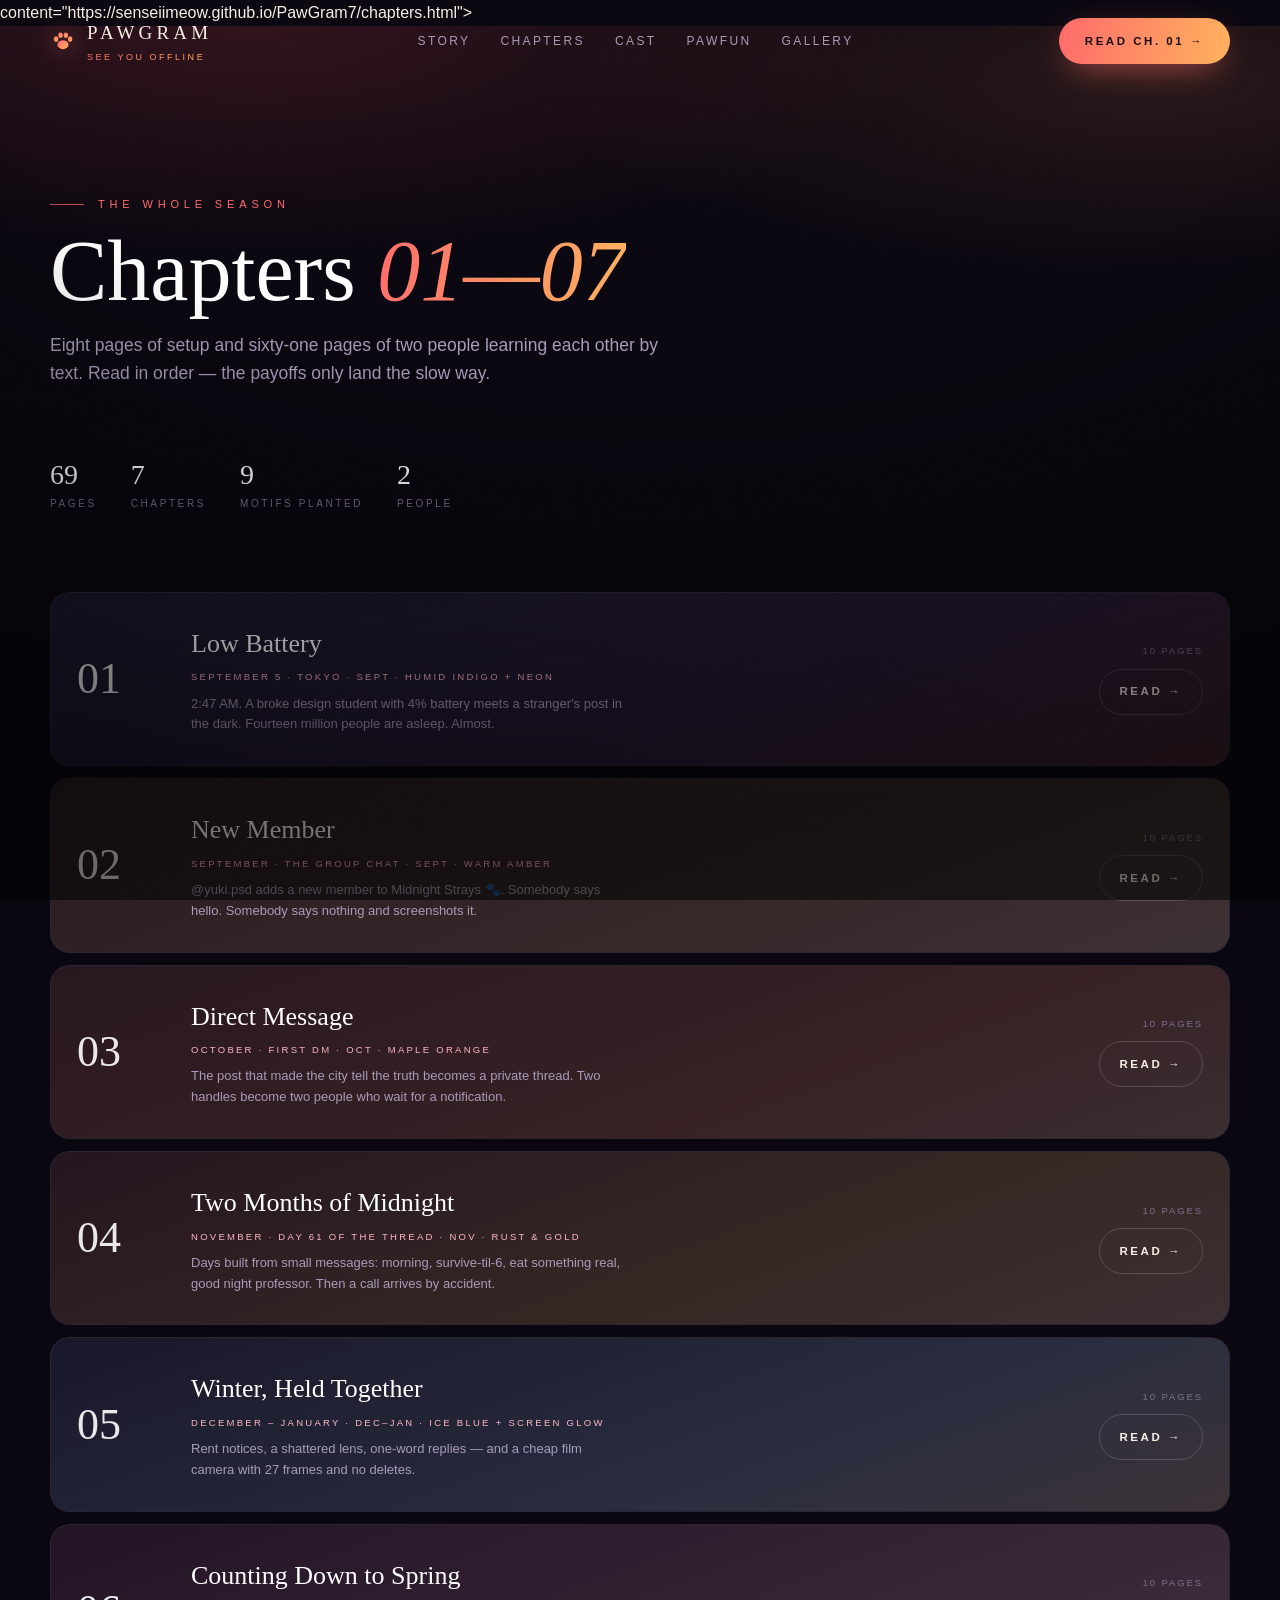
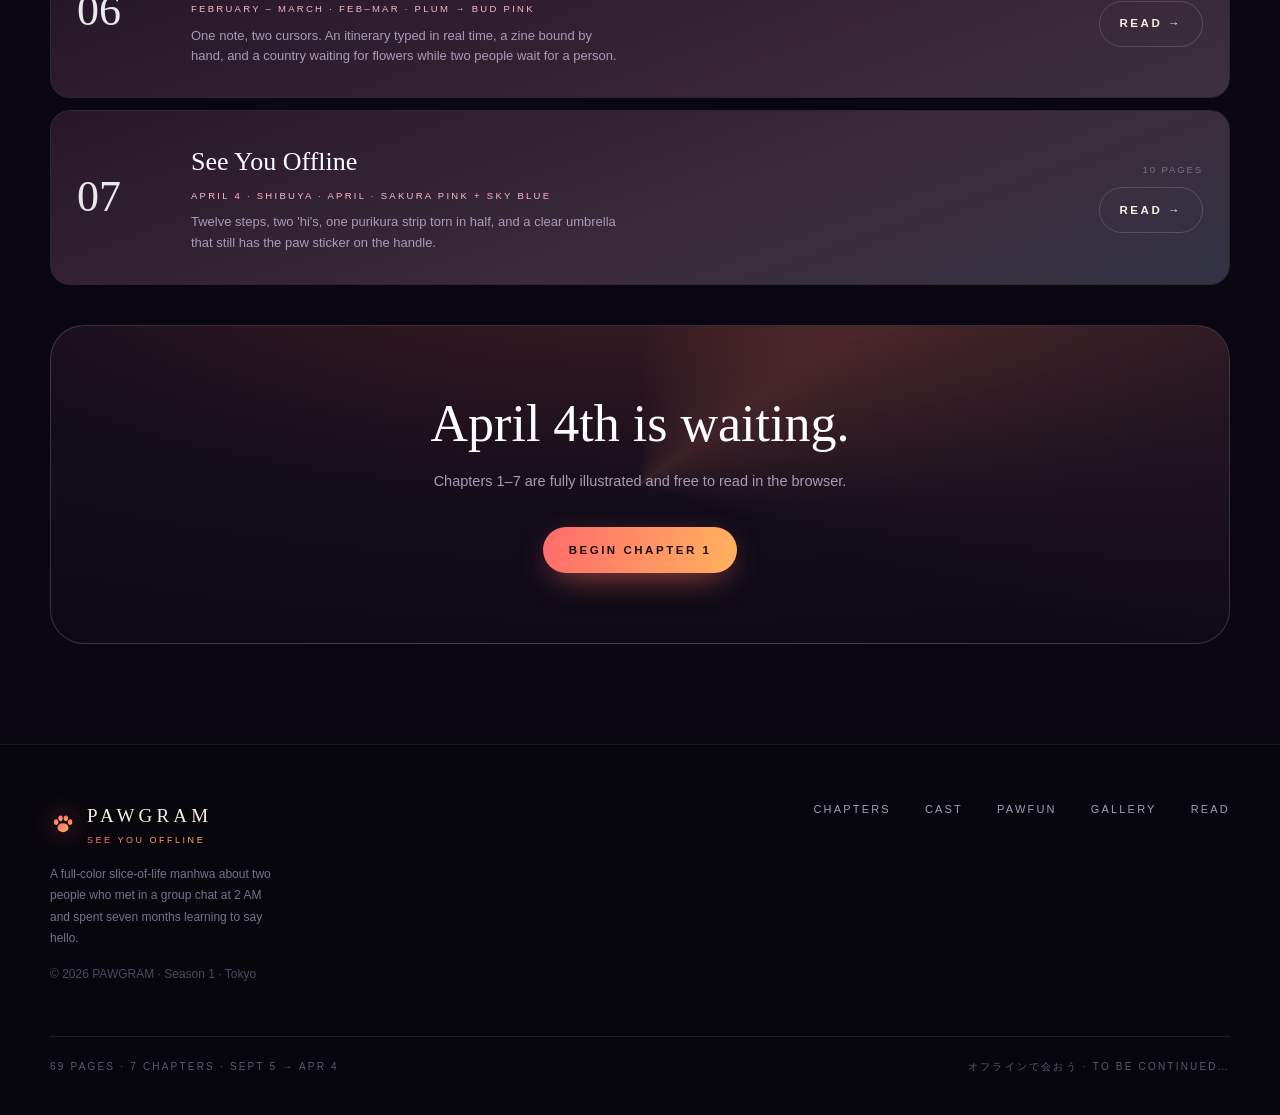
<file: chapters.html>
<!DOCTYPE html>
<html lang="en"><head><meta charset="utf-8">
<meta name="viewport" content="width=device-width,initial-scale=1,viewport-fit=cover">
<title>Chapters — PAWGRAM · See You Offline</title>
<meta name="description" content="PAWGRAM — SEE YOU OFFLINE, a full-color manhwa about two strangers, seven months of messages, and one day under the sakura.">
<meta property="og:title" content="Chapters — PAWGRAM · See You Offline">
<meta property="og:description" content="All 7 chapters of PAWGRAM — SEE YOU OFFLINE. Palettes, loglines and where to start reading.">
<meta property="og:type" content="website">
<meta property="og:image" content="https://senseiimeow.github.io/PawGram7/art/logo-512.png">
<meta property="og:url" content="https://senseiimeow.github.io/PawGram7/chapters.html">
<meta property="og:image:alt" content="Chapters — PAWGRAM · See You Offline">
content="https://senseiimeow.github.io/PawGram7/chapters.html">
<meta name="twitter:card" content="summary_large_image">
<meta name="twitter:title" content="Chapters — PAWGRAM · See You Offline">
<meta name="twitter:description" content="All 7 chapters of PAWGRAM — SEE YOU OFFLINE. Palettes, loglines and where to start reading.">
<meta name="twitter:image" content="https://senseiimeow.github.io/PawGram7/art/logo-512.png">
<meta name="theme-color" content="#0a0710">
<meta name="color-scheme" content="dark">
<meta name="mobile-web-app-capable" content="yes">
<meta name="apple-mobile-web-app-capable" content="yes">
<meta name="apple-mobile-web-app-status-bar-style" content="black-translucent">
<meta name="apple-mobile-web-app-title" content="PAWGRAM">
<link rel="manifest" href="manifest.webmanifest">
<link rel="icon" href="data:image/svg+xml,%3Csvg xmlns='http://www.w3.org/2000/svg' viewBox='0 0 24 24'%3E%3Cdefs%3E%3ClinearGradient id='g' x1='0' y1='0' x2='1' y2='1'%3E%3Cstop offset='0' stop-color='%23ff6b6b'/%3E%3Cstop offset='1' stop-color='%23ffb25e'/%3E%3C/linearGradient%3E%3C/defs%3E%3Cellipse cx='12' cy='15.4' rx='5.1' ry='4.1' fill='url(%23g)'/%3E%3Cellipse cx='5.6' cy='10.2' rx='2.05' ry='2.6' fill='url(%23g)'/%3E%3Cellipse cx='9.7' cy='6.6' rx='2' ry='2.55' fill='url(%23g)'/%3E%3Cellipse cx='14.6' cy='6.6' rx='2' ry='2.55' fill='url(%23g)'/%3E%3Cellipse cx='18.5' cy='10.2' rx='2.05' ry='2.6' fill='url(%23g)'/%3E%3C/svg%3E">
<link rel="apple-touch-icon" href="art/apple-touch-icon.png">
<link rel="apple-touch-icon" href="art/apple-touch-icon.png"></head>
<body>
<div id="loader">
  <div class="lglow"></div>
  <div class="lstage">
    <div class="lorbit">
      <svg class="lring" viewBox="0 0 168 168" aria-hidden="true">
        <defs><linearGradient id="lgrad" x1="0" y1="0" x2="1" y2="1">
          <stop offset="0" stop-color="#ff6b6b"/><stop offset="0.55" stop-color="#ffb25e"/>
          <stop offset="1" stop-color="#ffb7c5"/></linearGradient></defs>
        <circle class="bg" cx="84" cy="84" r="80"/>
        <circle id="lring" class="fg" cx="84" cy="84" r="80"/>
      </svg>
      <span class="lpaw2"><svg width="26" height="26" viewBox="0 0 24 24" fill="none" aria-hidden="true">
  <defs><linearGradient id="pg" x1="0" y1="0" x2="1" y2="1">
    <stop offset="0" stop-color="#ff6b6b"/><stop offset="1" stop-color="#ffb25e"/></linearGradient></defs>
  <ellipse cx="12" cy="15.4" rx="5.1" ry="4.1" fill="url(#pg)"/>
  <ellipse cx="5.6" cy="10.2" rx="2.05" ry="2.6" fill="url(#pg)"/>
  <ellipse cx="9.7" cy="6.6" rx="2" ry="2.55" fill="url(#pg)"/>
  <ellipse cx="14.6" cy="6.6" rx="2" ry="2.55" fill="url(#pg)"/>
  <ellipse cx="18.5" cy="10.2" rx="2.05" ry="2.6" fill="url(#pg)"/>
</svg></span><span class="lpaw2"><svg width="26" height="26" viewBox="0 0 24 24" fill="none" aria-hidden="true">
  <defs><linearGradient id="pg" x1="0" y1="0" x2="1" y2="1">
    <stop offset="0" stop-color="#ff6b6b"/><stop offset="1" stop-color="#ffb25e"/></linearGradient></defs>
  <ellipse cx="12" cy="15.4" rx="5.1" ry="4.1" fill="url(#pg)"/>
  <ellipse cx="5.6" cy="10.2" rx="2.05" ry="2.6" fill="url(#pg)"/>
  <ellipse cx="9.7" cy="6.6" rx="2" ry="2.55" fill="url(#pg)"/>
  <ellipse cx="14.6" cy="6.6" rx="2" ry="2.55" fill="url(#pg)"/>
  <ellipse cx="18.5" cy="10.2" rx="2.05" ry="2.6" fill="url(#pg)"/>
</svg></span>
      <div class="lpaw"><svg width="26" height="26" viewBox="0 0 24 24" fill="none" aria-hidden="true">
  <defs><linearGradient id="pg" x1="0" y1="0" x2="1" y2="1">
    <stop offset="0" stop-color="#ff6b6b"/><stop offset="1" stop-color="#ffb25e"/></linearGradient></defs>
  <ellipse cx="12" cy="15.4" rx="5.1" ry="4.1" fill="url(#pg)"/>
  <ellipse cx="5.6" cy="10.2" rx="2.05" ry="2.6" fill="url(#pg)"/>
  <ellipse cx="9.7" cy="6.6" rx="2" ry="2.55" fill="url(#pg)"/>
  <ellipse cx="14.6" cy="6.6" rx="2" ry="2.55" fill="url(#pg)"/>
  <ellipse cx="18.5" cy="10.2" rx="2.05" ry="2.6" fill="url(#pg)"/>
</svg></div>
    </div>
    <div class="lname"><span style="animation-delay:0.55s">P</span><span style="animation-delay:0.62s">A</span><span style="animation-delay:0.69s">W</span><span style="animation-delay:0.76s">G</span><span style="animation-delay:0.83s">R</span><span style="animation-delay:0.90s">A</span><span style="animation-delay:0.97s">M</span></div>
    <div class="lsub">See You Offline · Season 1</div>
    <div class="lbar"><i id="lbar"></i></div>
    <div class="lpct" id="lpct">0%</div>
  </div>
  <div class="ltip">オフラインで会おう · loading the city</div>
</div>
<div id="prog"></div><div id="spot"></div><div id="petals"></div>
<div id="lb"><span class="x">✕</span><img alt="Enlarged page" decoding="async"></div>
<style>/* =========================================================
   PAWGRAM  ·  SEE YOU OFFLINE — Season 1
   Design system + motion language
   ========================================================= */
:root{
  --ink:#0a0710; --ink2:#120d1a; --card:#171120; --card2:#1e1629;
  --line:rgba(255,255,255,.09); --line2:rgba(255,255,255,.16);
  --coral:#ff6b6b; --amber:#ffb25e; --sakura:#ffb7c5; --plum:#8c2f39;
  --cream:#f8eee4; --mute:#a89bb8; --mute2:#7a6f8c;
  --grad:linear-gradient(100deg,var(--coral),var(--amber));
  --grad-soft:linear-gradient(135deg,rgba(255,107,107,.16),rgba(255,178,94,.06));
  --display:Georgia,"Times New Roman",serif;
  --sans:"Helvetica Neue",Helvetica,Arial,sans-serif;
  --r:18px;
  --ease:cubic-bezier(.19,1,.22,1);
}
*{margin:0;padding:0;box-sizing:border-box}
html{scroll-behavior:smooth}
body{
  background:var(--ink); color:var(--cream); font-family:var(--sans);
  -webkit-font-smoothing:antialiased; overflow-x:hidden; line-height:1.6;
}
::selection{background:rgba(255,107,107,.35);color:#fff}
img{max-width:100%;display:block}
a{color:inherit;text-decoration:none}
button{font:inherit;color:inherit;background:none;border:0;cursor:pointer}

/* ---------- grain + vignette ---------- */
body::before{
  content:"";position:fixed;inset:0;z-index:9;pointer-events:none;opacity:.05;
  background-image:url("data:image/svg+xml,%3Csvg xmlns='http://www.w3.org/2000/svg' width='160' height='160'%3E%3Cfilter id='n'%3E%3CfeTurbulence type='fractalNoise' baseFrequency='.85' numOctaves='3'/%3E%3C/filter%3E%3Crect width='160' height='160' filter='url(%23n)' opacity='.55'/%3E%3C/svg%3E");
  mix-blend-mode:overlay;
}
body::after{
  content:"";position:fixed;inset:0;z-index:8;pointer-events:none;
  background:radial-gradient(120% 90% at 50% 0%,transparent 45%,rgba(0,0,0,.55) 100%);
}

/* ---------- scroll progress ---------- */
#prog{position:fixed;top:0;left:0;height:2px;width:0;z-index:60;background:var(--grad);
  box-shadow:0 0 18px rgba(255,140,110,.8)}

/* ---------- cursor spotlight ---------- */
#spot{position:fixed;width:640px;height:640px;left:0;top:0;z-index:7;pointer-events:none;
  border-radius:50%;opacity:0;transition:opacity .6s;
  background:radial-gradient(circle,rgba(255,140,110,.10),rgba(255,178,94,.05) 40%,transparent 68%);
  transform:translate(-50%,-50%)}

/* ---------- shared layout ---------- */
.wrap{width:min(1180px,calc(100% - 44px));margin:0 auto;position:relative;z-index:2}
section{position:relative}
.kicker{font-size:11px;letter-spacing:.44em;text-transform:uppercase;color:var(--coral);
  display:flex;align-items:center;gap:14px}
.kicker::before{content:"";width:34px;height:1px;background:var(--coral);opacity:.7}
h2.big{font-family:var(--display);font-weight:400;font-size:clamp(30px,4.6vw,58px);
  line-height:1.05;letter-spacing:-.01em;margin:18px 0 0;color:#fff}
h2.big em{font-style:italic;background:var(--grad);-webkit-background-clip:text;background-clip:text;
  -webkit-text-fill-color:transparent}
.lede{color:var(--mute);font-size:clamp(15px,1.5vw,17.5px);max-width:62ch;margin-top:18px}

/* reveal on scroll */
.rv{opacity:0;transform:translateY(34px);filter:blur(6px);
  transition:opacity 1s var(--ease),transform 1.1s var(--ease),filter .9s var(--ease)}
.rv.in{opacity:1;transform:none;filter:blur(0)}
.rv.d1{transition-delay:.08s}.rv.d2{transition-delay:.16s}.rv.d3{transition-delay:.24s}
.rv.d4{transition-delay:.32s}.rv.d5{transition-delay:.4s}.rv.d6{transition-delay:.48s}

/* ---------- nav ---------- */
header.nav{position:fixed;top:0;left:0;right:0;z-index:50;padding:18px 0;
  transition:background .5s,backdrop-filter .5s,padding .5s,border-color .5s;
  border-bottom:1px solid transparent}
header.nav.solid{background:rgba(10,7,16,.72);backdrop-filter:blur(18px) saturate(1.4);
  border-bottom-color:var(--line);padding:12px 0}
.navin{display:flex;align-items:center;justify-content:space-between;gap:20px}
.logo{display:flex;align-items:center;gap:11px;font-family:var(--display);font-size:19px;
  letter-spacing:.22em;text-transform:uppercase}
.logo svg{flex:none;filter:drop-shadow(0 0 12px rgba(255,120,110,.55))}
.logo b{font-weight:400;background:var(--grad);-webkit-background-clip:text;background-clip:text;
  -webkit-text-fill-color:transparent;letter-spacing:.28em;font-size:9px;display:block;
  margin-top:2px;font-family:var(--sans)}
.navlinks{display:flex;gap:30px;font-size:12px;letter-spacing:.2em;text-transform:uppercase;color:var(--mute)}
.navlinks a{position:relative;padding:6px 0;transition:color .35s}
.navlinks a::after{content:"";position:absolute;left:0;bottom:0;height:1px;width:0;
  background:var(--grad);transition:width .45s var(--ease)}
.navlinks a:hover{color:#fff}.navlinks a:hover::after{width:100%}
.btn{display:inline-flex;align-items:center;gap:10px;padding:13px 26px;border-radius:999px;
  font-size:11.5px;letter-spacing:.22em;text-transform:uppercase;font-weight:600;
  background:var(--grad);color:#1a0d10;position:relative;overflow:hidden;
  box-shadow:0 10px 34px -12px rgba(255,110,100,.85);transition:transform .4s var(--ease),box-shadow .4s}
.btn::after{content:"";position:absolute;inset:0;background:linear-gradient(100deg,transparent 30%,rgba(255,255,255,.55),transparent 70%);
  transform:translateX(-130%);transition:transform .8s var(--ease)}
.btn:hover{transform:translateY(-2px) scale(1.02);box-shadow:0 16px 44px -12px rgba(255,110,100,.95)}
.btn:hover::after{transform:translateX(130%)}
.btn.ghost{background:transparent;color:var(--cream);border:1px solid var(--line2);box-shadow:none}
.btn.ghost:hover{border-color:rgba(255,178,94,.6);color:#fff;box-shadow:0 0 30px -8px rgba(255,178,94,.5)}
@media(max-width:900px){.navlinks{display:none}}

/* =========================================================
   HERO
   ========================================================= */
.hero{min-height:100svh;display:flex;align-items:center;overflow:hidden;
  background:radial-gradient(120% 80% at 70% 10%,#2a1830 0%,#150f1f 45%,#0a0710 80%)}
#tokyo{position:absolute;inset:0;width:100%;height:100%;z-index:0}
.hero .wrap{display:grid;grid-template-columns:1.08fr .92fr;gap:40px;align-items:center;
  padding:120px 0 80px;z-index:3}
.hero-txt{max-width:640px}
.hero h1{font-family:var(--display);font-weight:400;line-height:.92;letter-spacing:-.02em;
  font-size:clamp(48px,8.4vw,112px);margin:22px 0 0;color:#fff}
.hero h1 span{display:block;opacity:0;transform:translateY(60px) rotateX(40deg);filter:blur(14px);
  animation:popTitle 1.25s var(--ease) forwards}
.hero h1 span:nth-child(1){animation-delay:.15s}
.hero h1 span:nth-child(2){animation-delay:.34s;
  background:linear-gradient(100deg,#ff8a7a,#ffb25e 45%,#ffb7c5);
  -webkit-background-clip:text;background-clip:text;-webkit-text-fill-color:transparent}
@keyframes popTitle{to{opacity:1;transform:none;filter:blur(0)}}
.hero .jp{font-size:13px;letter-spacing:.5em;color:var(--sakura);opacity:.85;margin-top:20px;
  animation:fadeUp 1.2s .7s var(--ease) both}
@keyframes fadeUp{from{opacity:0;transform:translateY(16px)}to{opacity:1;transform:none}}
.hero .logline{color:#d6cbdc;font-size:clamp(14px,1.5vw,17px);line-height:1.75;margin-top:22px;
  max-width:52ch;animation:fadeUp 1.2s .85s var(--ease) both}
.hero .logline b{color:#fff;font-weight:600}
.hero-cta{display:flex;gap:14px;flex-wrap:wrap;margin-top:34px;
  animation:fadeUp 1.2s 1s var(--ease) both}
.hero-stats{display:flex;gap:34px;margin-top:44px;animation:fadeUp 1.2s 1.15s var(--ease) both;
  border-top:1px solid var(--line);padding-top:22px;max-width:520px}
.hero-stats div span{display:block;font-family:var(--display);font-size:28px;color:#fff;line-height:1}
.hero-stats div b{font-size:10px;letter-spacing:.26em;text-transform:uppercase;color:var(--mute2);
  font-weight:400;display:block;margin-top:7px}

/* phone mock */
.phonestage{position:relative;display:grid;place-items:center;animation:float 9s ease-in-out infinite}
@keyframes float{0%,100%{transform:translateY(0)}50%{transform:translateY(-18px)}}
.phone{width:min(320px,78vw);aspect-ratio:9/18.6;border-radius:42px;position:relative;
  background:linear-gradient(160deg,#2a2233,#100c18);padding:11px;
  box-shadow:0 40px 90px -30px rgba(0,0,0,.95),0 0 0 1px rgba(255,255,255,.11),
             inset 0 1px 0 rgba(255,255,255,.14);transform:rotate(-4deg)}
.phone::before{content:"";position:absolute;inset:-40px;border-radius:60px;z-index:-1;
  background:radial-gradient(circle at 50% 40%,rgba(255,110,100,.28),transparent 68%);filter:blur(26px)}
.screen{width:100%;height:100%;border-radius:32px;overflow:hidden;background:#0f0b15;
  display:flex;flex-direction:column;position:relative}
.notch{position:absolute;top:8px;left:50%;transform:translateX(-50%);width:76px;height:17px;
  background:#08060c;border-radius:12px;z-index:5}
.chatbar{display:flex;align-items:center;gap:10px;padding:26px 14px 12px;
  border-bottom:1px solid rgba(255,255,255,.07);background:rgba(23,17,32,.92);backdrop-filter:blur(8px)}
.avatar{width:32px;height:32px;border-radius:50%;background:var(--grad);display:grid;place-items:center;
  font-size:12px;color:#1a0d10;font-weight:700;flex:none;box-shadow:0 0 0 2px rgba(255,183,197,.35)}
.chatbar .who{font-size:11.5px;letter-spacing:.06em}
.chatbar .who small{display:block;font-size:9px;color:#7ad6a2;letter-spacing:.14em;margin-top:1px}
.chatbar .who small::before{content:"●";font-size:7px;margin-right:5px;animation:blink 2s infinite}
@keyframes blink{50%{opacity:.25}}
.chatlog{padding:14px 12px;display:flex;flex-direction:column;gap:8px;flex:1;overflow:hidden}
.msg{max-width:80%;font-size:11.5px;line-height:1.5;padding:9px 12px;border-radius:15px;
  opacity:0;transform:translateY(10px) scale(.96);animation:msgIn .6s var(--ease) forwards}
@keyframes msgIn{to{opacity:1;transform:none}}
.msg.them{background:#241c2f;color:#e8dfef;border-bottom-left-radius:5px;align-self:flex-start}
.msg.me{background:linear-gradient(100deg,var(--coral),var(--amber));color:#2a1214;font-weight:600;
  border-bottom-right-radius:5px;align-self:flex-end}
.msg small{display:block;font-size:8px;letter-spacing:.16em;opacity:.55;margin-top:4px;font-weight:400}
.typing{display:flex;gap:4px;padding:10px 13px;background:#241c2f;border-radius:15px;
  align-self:flex-start;width:fit-content;opacity:0;animation:msgIn .5s forwards}
.typing i{width:5px;height:5px;border-radius:50%;background:#a394b5;animation:tp 1.2s infinite}
.typing i:nth-child(2){animation-delay:.18s}.typing i:nth-child(3){animation-delay:.36s}
@keyframes tp{0%,60%,100%{opacity:.3;transform:translateY(0)}30%{opacity:1;transform:translateY(-3px)}}
.chatinput{margin:0 10px 12px;padding:9px 12px;border-radius:999px;background:#1d1628;
  border:1px solid rgba(255,255,255,.08);font-size:10px;color:#6f6480;display:flex;
  justify-content:space-between;align-items:center}
.chatinput b{width:20px;height:20px;border-radius:50%;background:var(--grad);display:grid;place-items:center;
  font-size:10px;color:#241014}
.float-tag{position:absolute;padding:8px 14px;border-radius:999px;font-size:10px;letter-spacing:.2em;
  text-transform:uppercase;background:rgba(23,17,32,.82);border:1px solid var(--line2);
  backdrop-filter:blur(10px);white-space:nowrap;box-shadow:0 8px 24px -10px #000}
.float-tag.a{top:6%;left:-6%;animation:float 7s ease-in-out infinite}
.float-tag.b{bottom:12%;right:-4%;animation:float 8.5s .8s ease-in-out infinite;color:var(--amber)}
.float-tag.c{top:44%;right:-12%;animation:float 10s .4s ease-in-out infinite;color:var(--sakura)}
@media(max-width:980px){
  .hero .wrap{grid-template-columns:1fr;padding-top:110px}
  .phonestage{margin-top:26px}.float-tag.c{display:none}
}
.scrollcue{position:absolute;bottom:26px;left:50%;transform:translateX(-50%);z-index:4;
  font-size:9.5px;letter-spacing:.42em;text-transform:uppercase;color:var(--mute2);
  display:grid;justify-items:center;gap:10px}
.scrollcue i{width:1px;height:44px;background:linear-gradient(var(--coral),transparent);position:relative;overflow:hidden}
.scrollcue i::after{content:"";position:absolute;top:-44px;left:0;width:1px;height:44px;
  background:var(--sakura);animation:cue 2.2s infinite}
@keyframes cue{to{top:44px}}

/* ---------- marquee ---------- */
.marquee{border-block:1px solid var(--line);background:linear-gradient(90deg,rgba(255,107,107,.05),rgba(255,178,94,.03));
  padding:16px 0;overflow:hidden;position:relative;z-index:3}
.mtrack{display:flex;gap:44px;width:max-content;animation:slide 38s linear infinite}
.marquee:hover .mtrack{animation-play-state:paused}
.mtrack span{font-family:var(--display);font-size:15px;letter-spacing:.34em;text-transform:uppercase;
  color:#b9aec9;display:flex;align-items:center;gap:44px;white-space:nowrap}
.mtrack span::after{content:"✦";color:var(--coral);font-size:11px}
@keyframes slide{to{transform:translateX(-50%)}}

/* ---------- about / numbers ---------- */
.about{padding:110px 0 90px}
.aboutgrid{display:grid;grid-template-columns:1fr 1fr;gap:60px;align-items:start}
.numbers{display:grid;grid-template-columns:1fr 1fr;gap:14px}
.num{padding:24px;border:1px solid var(--line);border-radius:var(--r);background:var(--card);
  position:relative;overflow:hidden;transition:transform .5s var(--ease),border-color .5s}
.num:hover{transform:translateY(-4px);border-color:rgba(255,178,94,.4)}
.num::before{content:"";position:absolute;inset:0;background:var(--grad-soft);opacity:0;transition:opacity .5s}
.num:hover::before{opacity:1}
.num b{font-family:var(--display);font-size:38px;font-weight:400;color:#fff;display:block;line-height:1}
.num small{font-size:9.5px;letter-spacing:.24em;text-transform:uppercase;color:var(--mute2);
  display:block;margin-top:10px}
@media(max-width:900px){.aboutgrid{grid-template-columns:1fr;gap:40px}}

/* ---------- cast ---------- */
.cast{padding:40px 0 110px}
.castgrid{display:grid;grid-template-columns:1fr 1fr;gap:26px;margin-top:52px}
.pcard{position:relative;border-radius:26px;overflow:hidden;border:1px solid var(--line);
  background:var(--card);transition:transform .7s var(--ease),box-shadow .7s var(--ease),border-color .5s;
  will-change:transform}
.pcard:hover{border-color:rgba(255,178,94,.45);box-shadow:0 40px 80px -50px rgba(255,120,110,.8)}
.pcard .artwrap{position:relative;aspect-ratio:4/3.4;overflow:hidden}
.pcard img{width:100%;height:100%;object-fit:cover;object-position:50% 22%;
  transition:transform 1.2s var(--ease),filter .8s}
.pcard:hover img{transform:scale(1.06);filter:saturate(1.1)}
.pcard .artwrap::after{content:"";position:absolute;inset:0;
  background:linear-gradient(180deg,transparent 30%,rgba(10,7,16,.55) 70%,var(--card) 100%)}
.pcard .cbody{position:relative;padding:0 28px 28px;margin-top:-64px;z-index:2}
.pcard .role{font-size:10px;letter-spacing:.32em;text-transform:uppercase;color:var(--coral)}
.pcard h3{font-family:var(--display);font-size:40px;font-weight:400;line-height:1;margin:10px 0 4px}
.pcard .handle{font-size:11.5px;color:var(--amber);letter-spacing:.12em}
.pcard p{color:var(--mute);font-size:13.5px;margin-top:14px;line-height:1.7}
.specs{display:flex;flex-wrap:wrap;gap:8px;margin-top:16px}
.specs span{font-size:9.5px;letter-spacing:.16em;text-transform:uppercase;padding:6px 11px;
  border-radius:999px;border:1px solid var(--line);color:#c4b8d2;background:rgba(255,255,255,.02)}
.hbar{margin-top:20px}
.hbar .row{display:flex;align-items:center;gap:12px;margin-top:9px;font-size:10px;
  letter-spacing:.16em;text-transform:uppercase;color:var(--mute2)}
.hbar .track{flex:1;height:4px;border-radius:4px;background:rgba(255,255,255,.07);overflow:hidden}
.hbar .fill{height:100%;border-radius:4px;width:0;background:var(--grad);
  transition:width 1.6s var(--ease)}
.hbar.in .fill{width:var(--w)}
@media(max-width:820px){.castgrid{grid-template-columns:1fr}}

/* ---------- chat feature ---------- */
.chatsec{padding:110px 0;background:
  radial-gradient(80% 60% at 50% 0%,rgba(140,47,57,.22),transparent 70%);position:relative;overflow:hidden}
.chatsec .wrap{display:grid;grid-template-columns:.9fr 1.1fr;gap:56px;align-items:center}
.bubbles{display:flex;flex-direction:column;gap:12px;max-width:520px}
.bub{max-width:86%;padding:14px 18px;border-radius:18px;font-size:13.5px;line-height:1.6;
  border:1px solid var(--line);background:var(--card);color:#ded3e8;position:relative;
  opacity:0;transform:translateY(18px) scale(.97);transition:opacity .7s var(--ease),transform .7s var(--ease)}
.bub.in{opacity:1;transform:none}
.bub.me{align-self:flex-end;background:linear-gradient(100deg,rgba(255,107,107,.9),rgba(255,178,94,.85));
  color:#2b1214;border:0;font-weight:600;border-bottom-right-radius:6px}
.bub.them{border-bottom-left-radius:6px}
.bub .t{display:block;font-size:9px;letter-spacing:.18em;opacity:.5;margin-top:7px;font-weight:400}
@media(max-width:900px){.chatsec .wrap{grid-template-columns:1fr}}

/* ---------- chapters rail ---------- */
.chapters{padding:100px 0 40px}
.rail{display:flex;gap:18px;overflow-x:auto;padding:44px 0 26px;scroll-snap-type:x mandatory;
  scrollbar-width:thin;scrollbar-color:rgba(255,178,94,.5) transparent}
.rail::-webkit-scrollbar{height:4px}
.rail::-webkit-scrollbar-thumb{background:rgba(255,178,94,.5);border-radius:4px}
.chip{flex:0 0 300px;scroll-snap-align:center;border-radius:22px;padding:24px;position:relative;
  overflow:hidden;border:1px solid var(--line);background:var(--card);
  transition:transform .55s var(--ease),border-color .5s;display:flex;flex-direction:column;
  min-height:330px;isolation:isolate}
.chip:hover{transform:translateY(-8px);border-color:rgba(255,255,255,.24)}
.chip .wash{position:absolute;inset:0;z-index:-1;opacity:.2;transition:opacity .6s,transform .9s var(--ease);
  background:var(--wash)}
.chip:hover .wash{opacity:.34;transform:scale(1.08)}
.chip .pgnum{font-family:var(--display);font-size:13px;letter-spacing:.3em;color:#fff;opacity:.8}
.chip h4{font-family:var(--display);font-size:30px;font-weight:400;line-height:1.05;margin:14px 0 8px}
.chip .when{font-size:9.5px;letter-spacing:.24em;text-transform:uppercase;color:var(--sakura);opacity:.9}
.chip p{font-size:12.5px;color:#c9bfd6;line-height:1.65;margin-top:12px;flex:1}
.chip .go{display:inline-flex;align-items:center;gap:8px;font-size:10.5px;letter-spacing:.24em;
  text-transform:uppercase;margin-top:16px;color:var(--amber);transition:gap .4s}
.chip:hover .go{gap:14px}
.chip .thumb{position:absolute;right:-18px;bottom:-18px;width:130px;border-radius:12px;opacity:.28;
  transform:rotate(-7deg);transition:opacity .6s,transform .8s var(--ease);box-shadow:0 20px 40px -20px #000}
.chip:hover .thumb{opacity:.5;transform:rotate(-3deg) scale(1.05)}
.railnote{font-size:11px;letter-spacing:.22em;text-transform:uppercase;color:var(--mute2);margin-top:6px}

/* ---------- motifs ---------- */
.motifs{padding:110px 0}
.motifgrid{display:grid;grid-template-columns:repeat(auto-fit,minmax(230px,1fr));gap:14px;margin-top:48px}
.motif{padding:26px 22px;border-radius:18px;border:1px solid var(--line);background:
  linear-gradient(180deg,rgba(255,255,255,.028),transparent);position:relative;overflow:hidden;
  transition:transform .5s var(--ease),border-color .4s,background .5s}
.motif:hover{transform:translateY(-5px);border-color:rgba(255,183,197,.4)}
.motif .ic{font-size:22px;display:block;margin-bottom:14px;filter:drop-shadow(0 0 14px rgba(255,150,140,.5))}
.motif b{display:block;font-family:var(--display);font-size:18px;font-weight:400;color:#fff;margin-bottom:8px}
.motif small{color:var(--mute);font-size:12.5px;line-height:1.6;display:block}
.motif::after{content:"";position:absolute;width:120px;height:120px;right:-50px;top:-50px;border-radius:50%;
  background:radial-gradient(circle,rgba(255,107,107,.35),transparent 70%);opacity:0;transition:opacity .5s}
.motif:hover::after{opacity:1}

/* ---------- gallery ---------- */
.gallery{padding:70px 0 110px}
.gal{columns:3;column-gap:14px;margin-top:46px}
.gitem{break-inside:avoid;margin-bottom:14px;border-radius:16px;overflow:hidden;position:relative;
  border:1px solid var(--line);cursor:zoom-in}
.gitem img{width:100%;transition:transform 1s var(--ease),filter .6s}
.gitem:hover img{transform:scale(1.05);filter:brightness(.78)}
.gitem figcaption{position:absolute;left:0;right:0;bottom:0;padding:22px 16px 14px;
  font-size:9.5px;letter-spacing:.22em;text-transform:uppercase;color:#fff;
  background:linear-gradient(transparent,rgba(0,0,0,.8));opacity:0;transform:translateY(10px);
  transition:opacity .5s,transform .5s var(--ease)}
.gitem:hover figcaption{opacity:1;transform:none}
@media(max-width:900px){.gal{columns:2}}
@media(max-width:560px){.gal{columns:1}}

/* ---------- lightbox ---------- */
#lb{position:fixed;inset:0;z-index:80;background:rgba(6,4,10,.92);backdrop-filter:blur(14px);
  display:grid;place-items:center;padding:30px;opacity:0;pointer-events:none;transition:opacity .45s}
#lb.on{opacity:1;pointer-events:auto}
#lb img{max-height:88vh;width:auto;border-radius:14px;box-shadow:0 40px 120px -30px #000;
  transform:scale(.94);transition:transform .55s var(--ease)}
#lb.on img{transform:none}
#lb .x{position:absolute;top:22px;right:26px;font-size:26px;color:#fff;opacity:.7}
#lb .x:hover{opacity:1}

/* ---------- quote ---------- */
.quote{padding:120px 0;text-align:center;position:relative;overflow:hidden}
.quote::before{content:"";position:absolute;width:700px;height:700px;left:50%;top:50%;
  transform:translate(-50%,-50%);border-radius:50%;
  background:radial-gradient(circle,rgba(140,47,57,.3),transparent 65%);filter:blur(30px)}
.quote blockquote{font-family:var(--display);font-style:italic;font-size:clamp(24px,3.6vw,46px);
  line-height:1.3;color:#fff;max-width:20ch;margin:0 auto;position:relative}
.quote blockquote em{background:var(--grad);-webkit-background-clip:text;background-clip:text;
  -webkit-text-fill-color:transparent;font-style:normal}
.quote cite{display:block;margin-top:26px;font-size:10.5px;letter-spacing:.34em;
  text-transform:uppercase;color:var(--mute2);font-style:normal}

/* ---------- CTA ---------- */
.cta{padding:20px 0 120px}
.ctabox{border-radius:34px;padding:70px 44px;text-align:center;position:relative;overflow:hidden;
  border:1px solid var(--line2);
  background:radial-gradient(120% 140% at 50% -20%,rgba(255,107,107,.22),rgba(20,14,28,.9) 55%,#0d0913)}
.ctabox::before{content:"";position:absolute;inset:-50%;background:
  conic-gradient(from 0deg,transparent,rgba(255,140,110,.14),transparent 30%);
  animation:spin 16s linear infinite}
@keyframes spin{to{transform:rotate(360deg)}}
.ctabox > *{position:relative}
.ctabox h2{font-family:var(--display);font-size:clamp(28px,4.4vw,52px);font-weight:400;line-height:1.08;color:#fff}
.ctabox p{color:var(--mute);margin:18px auto 0;max-width:52ch;font-size:14.5px}
.ctabox .row{display:flex;gap:14px;justify-content:center;flex-wrap:wrap;margin-top:34px}

/* ---------- footer ---------- */
footer.site{border-top:1px solid var(--line);padding:56px 0 40px;background:#08060d}
.fgrid{display:flex;justify-content:space-between;gap:40px;flex-wrap:wrap;align-items:flex-start}
.fgrid p{color:var(--mute2);font-size:12px;max-width:34ch;line-height:1.8}
.flinks{display:flex;gap:34px;flex-wrap:wrap;font-size:11px;letter-spacing:.2em;
  text-transform:uppercase;color:var(--mute)}
.flinks a:hover{color:var(--amber)}
.fbot{margin-top:40px;padding-top:22px;border-top:1px solid var(--line);display:flex;
  justify-content:space-between;gap:20px;flex-wrap:wrap;font-size:10px;letter-spacing:.22em;
  text-transform:uppercase;color:#5f566e}

/* ---------- petals layer ---------- */
#petals{position:fixed;inset:0;z-index:6;pointer-events:none;overflow:hidden}
#petals i{position:absolute;top:-24px;width:11px;height:11px;background:var(--sakura);
  border-radius:11px 2px 11px 2px;opacity:.5;animation:fall linear infinite}
@keyframes fall{
  0%{transform:translate3d(0,0,0) rotate(0deg);opacity:0}
  10%{opacity:.55}
  100%{transform:translate3d(60px,105vh,0) rotate(520deg);opacity:0}
}

/* ---------- sub-page hero ---------- */
.phero{padding:170px 0 60px;position:relative;overflow:hidden;
  background:radial-gradient(90% 70% at 20% 0%,rgba(140,47,57,.3),transparent 60%),
             radial-gradient(80% 60% at 90% 10%,rgba(255,140,90,.12),transparent 60%)}
.phero h1{font-family:var(--display);font-size:clamp(38px,7vw,86px);font-weight:400;line-height:.95;
  margin:18px 0 0;color:#fff}
.phero h1 em{font-style:italic;background:var(--grad);-webkit-background-clip:text;
  background-clip:text;-webkit-text-fill-color:transparent}

/* ---------- chapter list page ---------- */
.chrow{display:grid;grid-template-columns:88px 1fr 190px;gap:26px;align-items:center;
  padding:30px 26px;border:1px solid var(--line);border-radius:20px;margin-bottom:12px;
  background:var(--card);position:relative;overflow:hidden;
  transition:transform .5s var(--ease),border-color .4s}
.chrow:hover{transform:translateX(6px);border-color:rgba(255,255,255,.22)}
.chrow .wash{position:absolute;inset:0;z-index:0;opacity:.16;background:var(--wash);
  transition:opacity .5s}
.chrow:hover .wash{opacity:.3}
.chrow > *{position:relative;z-index:1}
.chrow .n{font-family:var(--display);font-size:44px;color:#fff;opacity:.9;line-height:1}
.chrow h3{font-family:var(--display);font-size:26px;font-weight:400;color:#fff}
.chrow .when{font-size:9.5px;letter-spacing:.24em;text-transform:uppercase;color:var(--sakura);margin-top:5px}
.chrow p{color:var(--mute);font-size:13px;margin-top:9px;line-height:1.6;max-width:60ch}
.chrow .end{text-align:right}
.chrow .end small{display:block;font-size:9.5px;letter-spacing:.2em;color:var(--mute2);
  text-transform:uppercase;margin-bottom:10px}
@media(max-width:760px){.chrow{grid-template-columns:56px 1fr;gap:16px}
  .chrow .end{grid-column:1/-1;text-align:left}.chrow .n{font-size:32px}}

/* ---------- character page ---------- */
.chcard{display:grid;grid-template-columns:.85fr 1.15fr;gap:44px;align-items:center;
  padding:40px 0;border-bottom:1px solid var(--line)}
.chcard:last-child{border-bottom:0}
.chcard .img{border-radius:22px;overflow:hidden;border:1px solid var(--line);position:relative}
.chcard .img img{width:100%;transition:transform 1.1s var(--ease)}
.chcard:hover .img img{transform:scale(1.04)}
.chcard h3{font-family:var(--display);font-size:clamp(30px,4.4vw,52px);font-weight:400;line-height:1;color:#fff}
.chcard .role{font-size:10px;letter-spacing:.3em;text-transform:uppercase;color:var(--coral);margin-bottom:10px}
.chcard p{color:var(--mute);margin-top:16px;font-size:14px;line-height:1.8;max-width:56ch}
.dl{display:grid;grid-template-columns:1fr 1fr;gap:10px 26px;margin-top:24px;font-size:12.5px}
.dl div{display:flex;justify-content:space-between;gap:12px;border-bottom:1px dashed rgba(255,255,255,.1);
  padding-bottom:8px}
.dl b{color:var(--mute2);font-weight:400;letter-spacing:.12em;text-transform:uppercase;font-size:9.5px}
.dl span{color:#e5dbea;text-align:right}
@media(max-width:820px){.chcard{grid-template-columns:1fr;gap:24px}}
.strays{display:grid;grid-template-columns:repeat(auto-fit,minmax(210px,1fr));gap:14px;margin-top:44px}
.stray{padding:22px;border-radius:16px;border:1px solid var(--line);background:var(--card);
  transition:transform .45s var(--ease),border-color .4s}
.stray:hover{transform:translateY(-5px);border-color:rgba(255,183,197,.4)}
.stray .h{font-size:12px;letter-spacing:.1em;color:var(--amber)}
.stray b{display:block;font-family:var(--display);font-size:21px;font-weight:400;margin:8px 0 6px}
.stray small{color:var(--mute);font-size:12px;line-height:1.6}
.swatches{display:flex;gap:10px;flex-wrap:wrap;margin-top:26px}
.sw{width:64px;text-align:center}
.sw i{display:block;height:44px;border-radius:10px;border:1px solid var(--line)}
.sw small{font-size:8.5px;letter-spacing:.12em;text-transform:uppercase;color:var(--mute2);margin-top:6px;display:block}

/* ---------- reduced motion ---------- */
@media(prefers-reduced-motion:reduce){
  *{animation-duration:.001s!important;animation-iteration-count:1!important;
    transition-duration:.001s!important;scroll-behavior:auto!important}
  .rv{opacity:1;transform:none;filter:none}
  .hero h1 span{opacity:1;transform:none;filter:none}
}

/* =========================================================
   FINISHING TOUCHES — intro curtain, typewriter, extras
   ========================================================= */
#intro{position:fixed;inset:0;z-index:95;background:#07050c;display:grid;place-items:center;
  transition:opacity .9s var(--ease),transform 1.1s var(--ease);overflow:hidden}
#intro.done{opacity:0;transform:scale(1.06);pointer-events:none}
#intro .mark{display:grid;place-items:center;gap:18px;text-align:center}
#intro svg{animation:breathe 2.4s ease-in-out infinite}
@keyframes breathe{0%,100%{transform:scale(1);filter:drop-shadow(0 0 10px rgba(255,110,100,.4))}
  50%{transform:scale(1.12);filter:drop-shadow(0 0 26px rgba(255,140,110,.85))}}
#intro .nm{font-family:var(--display);font-size:15px;letter-spacing:.62em;text-transform:uppercase;
  color:#fff;opacity:.9;padding-left:.62em}
#intro .ln{width:0;height:2px;background:var(--grad);border-radius:2px;animation:grow 1.15s .15s var(--ease) forwards}
@keyframes grow{to{width:170px}}
#intro .sub{font-size:8.5px;letter-spacing:.44em;text-transform:uppercase;color:#6d6382;opacity:0;
  animation:fadeUp .8s .9s both}
.tw{border-right:1.5px solid var(--coral);padding-right:2px;animation:caret 1s step-end infinite}
@keyframes caret{50%{border-color:transparent}}
.parallax{will-change:transform}
.badge{display:inline-flex;align-items:center;gap:8px;padding:7px 14px;border-radius:999px;
  font-size:9.5px;letter-spacing:.24em;text-transform:uppercase;border:1px solid rgba(255,183,197,.34);
  color:var(--sakura);background:rgba(255,183,197,.06);margin-bottom:16px}
.badge i{width:5px;height:5px;border-radius:50%;background:#7ad6a2;animation:blink 2s infinite}
.hoverglow{position:relative}
.hoverglow::after{content:"";position:absolute;inset:-1px;border-radius:inherit;pointer-events:none;
  opacity:0;transition:opacity .5s;box-shadow:0 0 0 1px rgba(255,178,94,.5),
  inset 0 0 40px -10px rgba(255,140,110,.5)}
.hoverglow:hover::after{opacity:1}

/* =========================================================
   LOADER 2.0 — premium paw orbit splash
   ========================================================= */
#loader{position:fixed;inset:0;z-index:99;display:grid;place-items:center;overflow:hidden;
  background:radial-gradient(120% 90% at 50% 42%,#241428 0%,#140d1c 46%,#07050c 100%);
  transition:opacity .75s var(--ease),visibility .75s}
#loader.gone{opacity:0;visibility:hidden}
#loader .lglow{position:absolute;width:min(720px,120vw);aspect-ratio:1;border-radius:50%;
  background:radial-gradient(circle,rgba(255,120,100,.22),rgba(255,178,94,.07) 42%,transparent 66%);
  filter:blur(28px);animation:lpulse 3.4s ease-in-out infinite}
@keyframes lpulse{0%,100%{transform:scale(.92);opacity:.7}50%{transform:scale(1.08);opacity:1}}
#loader .lstage{position:relative;display:grid;place-items:center;gap:0;text-align:center}
#loader .lorbit{position:relative;width:168px;height:168px;display:grid;place-items:center}
#loader svg.lring{position:absolute;inset:0;width:100%;height:100%;transform:rotate(-90deg)}
#loader svg.lring circle{fill:none;stroke-width:2;stroke-linecap:round}
#loader svg.lring .bg{stroke:rgba(255,255,255,.07)}
#loader svg.lring .fg{stroke:url(#lgrad);stroke-dasharray:502;stroke-dashoffset:502;
  filter:drop-shadow(0 0 8px rgba(255,130,110,.85));transition:stroke-dashoffset .35s linear}
#loader .lpaw{width:62px;height:62px;animation:lbreathe 2.6s ease-in-out infinite}
@keyframes lbreathe{0%,100%{transform:scale(1) rotate(-3deg);filter:drop-shadow(0 0 12px rgba(255,120,110,.55))}
  50%{transform:scale(1.09) rotate(3deg);filter:drop-shadow(0 0 30px rgba(255,150,120,.95))}}
#loader .lpaw2{position:absolute;left:50%;top:50%;width:15px;height:15px;opacity:.55;
  margin:-7.5px 0 0 -7.5px;animation:lorbit2 5.5s linear infinite}
#loader .lpaw2:nth-of-type(1){animation-delay:0s}
#loader .lpaw2:nth-of-type(2){animation-delay:-2.75s;width:10px;height:10px;opacity:.3;
  margin:-5px 0 0 -5px;animation-duration:7.5s}
@keyframes lorbit2{
  0%{transform:rotate(0deg) translateX(84px) rotate(0deg)}
  100%{transform:rotate(360deg) translateX(84px) rotate(-360deg)}}
#loader .lname{font-family:var(--display);font-size:clamp(26px,7vw,40px);letter-spacing:.42em;
  color:#fff;margin-top:30px;padding-left:.42em;display:flex;justify-content:center}
#loader .lname span{opacity:0;transform:translateY(14px);animation:lchar .6s var(--ease) forwards}
@keyframes lchar{to{opacity:1;transform:none}}
#loader .lsub{font-size:8.5px;letter-spacing:.52em;text-transform:uppercase;color:#8a7f9c;
  margin-top:14px;padding-left:.52em;opacity:0;animation:fadeUp .9s .55s both}
#loader .lbar{width:min(260px,64vw);height:2px;border-radius:2px;background:rgba(255,255,255,.09);
  margin-top:26px;overflow:hidden;position:relative}
#loader .lbar i{position:absolute;inset:0;width:0%;border-radius:2px;background:var(--grad);
  box-shadow:0 0 14px rgba(255,130,110,.9);transition:width .3s linear}
#loader .lpct{font-size:9px;letter-spacing:.36em;color:#6d6382;margin-top:14px;
  font-variant-numeric:tabular-nums}
#loader .ltip{position:absolute;bottom:34px;left:0;right:0;text-align:center;font-size:8.5px;
  letter-spacing:.4em;text-transform:uppercase;color:#4a4258;opacity:0;animation:fadeUp 1s 1.1s both}

/* =========================================================
   RESPONSIVE / ANDROID
   ========================================================= */
html{-webkit-text-size-adjust:100%}
body{-webkit-tap-highlight-color:transparent;overscroll-behavior-y:contain}
.hero{min-height:100vh;min-height:100svh}
img{height:auto}
.btn{min-height:46px}
@media(hover:none){#spot{display:none}}

/* nav: mobile drawer */
.burger{display:none;width:44px;height:44px;border-radius:12px;border:1px solid var(--line2);
  place-items:center;gap:4px;flex:none}
.burger i{display:block;width:16px;height:1.5px;background:var(--cream);border-radius:2px;
  transition:transform .4s var(--ease),opacity .3s}
.burger.open i:nth-child(1){transform:translateY(5.5px) rotate(45deg)}
.burger.open i:nth-child(2){opacity:0}
.burger.open i:nth-child(3){transform:translateY(-5.5px) rotate(-45deg)}
#drawer{position:fixed;inset:0;z-index:45;background:rgba(8,6,13,.96);backdrop-filter:blur(20px);
  display:grid;place-content:center;gap:6px;text-align:center;opacity:0;visibility:hidden;
  transition:opacity .4s var(--ease),visibility .4s}
#drawer.open{opacity:1;visibility:visible}
#drawer a{font-family:var(--display);font-size:clamp(28px,9vw,40px);padding:14px 30px;color:#efe9e2;
  opacity:0;transform:translateY(18px);transition:opacity .5s var(--ease),transform .5s var(--ease)}
#drawer.open a{opacity:1;transform:none}
#drawer.open a:nth-child(1){transition-delay:.05s}
#drawer.open a:nth-child(2){transition-delay:.11s}
#drawer.open a:nth-child(3){transition-delay:.17s}
#drawer.open a:nth-child(4){transition-delay:.23s}
#drawer.open a:nth-child(5){transition-delay:.29s}
#drawer a:active{color:var(--amber)}
#drawer .dclose{position:absolute;top:20px;right:20px;font-size:24px;color:#8a7f9c}

@media(max-width:980px){
  .burger{display:grid}
  .navlinks{display:none}
  header.nav .btn{display:none}
  .wrap{width:calc(100% - 34px)}
  .hero .wrap{padding:96px 0 60px;gap:26px}
  .hero{align-items:flex-start}
  .hero h1{font-size:clamp(44px,13vw,72px);line-height:.95}
  .hero .jp{font-size:11px;letter-spacing:.34em;margin-top:14px}
  .hero .logline{font-size:14.5px;margin-top:18px}
  .hero-cta{gap:10px;margin-top:26px}
  .hero-cta .btn{flex:1 1 46%;justify-content:center;padding:13px 18px;font-size:10.5px}
  .hero-stats{display:grid;grid-template-columns:1fr 1fr;gap:16px 20px;margin-top:32px;max-width:none}
  .hero-stats div span{font-size:24px}
  .phone{width:min(272px,72vw);transform:none}
  .phone::before{inset:-24px}
  .float-tag{font-size:8.5px;padding:6px 11px}
  .float-tag.a{left:2%}.float-tag.b{right:2%}
  .phonestage{margin-top:14px;animation:none}
  .scrollcue{display:none}
  .marquee{padding:12px 0}
  .mtrack span{font-size:12px;gap:30px}
  .mtrack{gap:30px;animation-duration:26s}
  .about,.chatsec,.motifs{padding:74px 0}
  .cast{padding:20px 0 70px}
  .chapters{padding:70px 0 26px}
  h2.big{font-size:clamp(28px,8vw,40px)}
  .lede{font-size:14.5px}
  .numbers{grid-template-columns:1fr 1fr;gap:10px}
  .num{padding:18px}
  .num b{font-size:30px}
  .castgrid{gap:16px;margin-top:34px}
  .pcard .artwrap{aspect-ratio:1/1.15}
  .pcard .cbody{padding:0 20px 22px;margin-top:-52px}
  .pcard h3{font-size:32px}
  .pcard p{font-size:13px}
  .bub{max-width:92%;font-size:13px;padding:12px 15px}
  .rail{gap:12px;padding:30px 4px 18px}
  .chip{flex:0 0 84vw;min-height:300px;padding:20px}
  .chip h4{font-size:26px}
  .motifgrid{grid-template-columns:1fr 1fr;gap:10px;margin-top:30px}
  .motif{padding:18px 15px}
  .motif b{font-size:15.5px}
  .motif small{font-size:11.5px}
  .gal{columns:2;column-gap:10px;margin-top:30px}
  .gitem{margin-bottom:10px}
  .quote{padding:80px 0}
  .ctabox{padding:44px 22px;border-radius:26px}
  .cta{padding:10px 0 80px}
  .chrow{padding:22px 18px;gap:14px}
  .chrow h3{font-size:22px}
  .chrow p{font-size:12.5px}
  .phero{padding:120px 0 40px}
  .chcard{padding:30px 0;gap:22px}
  .dl{grid-template-columns:1fr}
  .strays{grid-template-columns:1fr 1fr;gap:10px}
  .stray{padding:16px}
  footer.site{padding:44px 0 34px}
  .fgrid{gap:26px}
  .flinks{gap:22px;font-size:10px}
  .fbot{font-size:8.5px;letter-spacing:.16em;gap:10px}
}
@media(max-width:560px){
  .gal{columns:1}
  .motifgrid{grid-template-columns:1fr}
  .strays{grid-template-columns:1fr}
  .hero-stats{grid-template-columns:1fr 1fr}
  .chip{flex:0 0 88vw}
  .numbers{grid-template-columns:1fr 1fr}
}
@media(max-width:380px){
  .hero h1{font-size:clamp(38px,12vw,52px)}
  .wrap{width:calc(100% - 26px)}
  .bub{font-size:12.5px}
}

/* Android: no heavy blur/filters on small screens */
@media(max-width:760px){
  body::before{display:none}
  body::after{background:radial-gradient(130% 100% at 50% 0%,transparent 55%,rgba(0,0,0,.5) 100%)}
  .ctabox::before{display:none}
  #top,.topbar{-webkit-backdrop-filter:none;backdrop-filter:none}
  .chip .wash{transition:none}
  .pcard:hover img{transform:none}
  #loader .lglow{filter:blur(18px)}
  header.nav.solid{backdrop-filter:blur(10px)}
  body::before{opacity:.035}
  .chip .thumb{width:104px}
  #petals i{filter:none!important}
}

/* =========================================================
   SELF-CONTAINED ART (data-URI custom property driven)
   ========================================================= */
.inlineart{background-image:var(--a);background-size:cover;background-position:50% 22%;
  background-repeat:no-repeat;width:100%;height:100%;display:block}
.pcard .artwrap .inlineart{transition:transform 1.2s var(--ease),filter .8s}
.pcard:hover .artwrap .inlineart{transform:scale(1.06);filter:saturate(1.1)}
.gitem .inlineart{transition:transform 1s var(--ease),filter .6s}
.gitem:hover .inlineart{transform:scale(1.05);filter:brightness(.78)}
.chip .thumb.inlineart{position:absolute;right:-18px;bottom:-18px;width:130px;height:150px;
  border-radius:12px;opacity:.26;transform:rotate(-7deg);
  background-position:50% 20%;box-shadow:0 20px 40px -20px #000;
  transition:opacity .6s,transform .8s var(--ease)}
.chip:hover .thumb.inlineart{opacity:.46;transform:rotate(-3deg) scale(1.05)}
.chcard .img .inlineart{min-height:100%}
@media(max-width:760px){
  .chip .thumb.inlineart{width:104px;height:120px}
  .pcard:hover .artwrap .inlineart,.gitem:hover .inlineart{transform:none}
}
/* inline art (self-contained) */
:root{
}</style>
<header class="nav"><div class="wrap navin">
  <a class="logo" href="index.html"><svg width="26" height="26" viewBox="0 0 24 24" fill="none" aria-hidden="true">
  <defs><linearGradient id="pg" x1="0" y1="0" x2="1" y2="1">
    <stop offset="0" stop-color="#ff6b6b"/><stop offset="1" stop-color="#ffb25e"/></linearGradient></defs>
  <ellipse cx="12" cy="15.4" rx="5.1" ry="4.1" fill="url(#pg)"/>
  <ellipse cx="5.6" cy="10.2" rx="2.05" ry="2.6" fill="url(#pg)"/>
  <ellipse cx="9.7" cy="6.6" rx="2" ry="2.55" fill="url(#pg)"/>
  <ellipse cx="14.6" cy="6.6" rx="2" ry="2.55" fill="url(#pg)"/>
  <ellipse cx="18.5" cy="10.2" rx="2.05" ry="2.6" fill="url(#pg)"/>
</svg><span>PAWGRAM<b>See You Offline</b></span></a>
  <nav class="navlinks">
    <a href="index.html#story">Story</a>
    <a href="chapters.html">Chapters</a>
    <a href="characters.html">Cast</a>
    <a href="pawfun.html">PawFun</a>
    <a href="index.html#gallery">Gallery</a>
  </nav>
  <a class="btn" href="readers/Chapter_1_Reader.html">Read Ch. 01 →</a>
  <button class="burger" aria-label="Menu" aria-expanded="false"><i></i><i></i><i></i></button>
</div></header>
<div id="drawer">
  <span class="dclose">✕</span>
  <a href="index.html">Home</a>
  <a href="chapters.html">Chapters</a>
  <a href="characters.html">Cast</a>
  <a href="pawfun.html">PawFun</a>
  <a href="index.html#gallery">Gallery</a>
  <a href="readers/Chapter_1_Reader.html" style="color:#ffb25e">Read now →</a>
</div>

<section class="phero">
  <div class="wrap rv">
    <div class="kicker">The whole season</div>
    <h1>Chapters <em>01—07</em></h1>
    <p class="lede" style="max-width:64ch">Eight pages of setup and sixty-one pages of two people
    learning each other by text. Read in order — the payoffs only land the slow way.</p>
    <div class="hero-stats" style="border:0;padding-top:30px">
      <div><span data-count="69">0</span><b>Pages</b></div>
      <div><span data-count="7">0</span><b>Chapters</b></div>
      <div><span data-count="9">0</span><b>Motifs planted</b></div>
      <div><span data-count="2">0</span><b>People</b></div>
    </div>
  </div>
</section>
<section style="padding:20px 0 100px"><div class="wrap">
<a class="chrow rv" href="readers/Chapter_1_Reader.html" style="--wash:linear-gradient(160deg,#243b6b,#6b3f8f 60%,#ff6b6b)">
  <div class="wash"></div>
  <div class="n">01</div>
  <div>
    <h3>Low Battery</h3>
    <div class="when">September 5 · Tokyo · Sept · humid indigo + neon</div>
    <p>2:47 AM. A broke design student with 4% battery meets a stranger's post in the dark. Fourteen million people are asleep. Almost.</p>
  </div>
  <div class="end"><small>10 pages</small><span class="btn ghost" style="padding:11px 20px">Read →</span></div>
</a>
<a class="chrow rv" href="readers/Chapter_2_Reader.html" style="--wash:linear-gradient(160deg,#7a4a1e,#e0a45a 65%,#ffd9a0)">
  <div class="wash"></div>
  <div class="n">02</div>
  <div>
    <h3>New Member</h3>
    <div class="when">September · the group chat · Sept · warm amber</div>
    <p>@yuki.psd adds a new member to Midnight Strays 🐾. Somebody says hello. Somebody says nothing and screenshots it.</p>
  </div>
  <div class="end"><small>10 pages</small><span class="btn ghost" style="padding:11px 20px">Read →</span></div>
</a>
<a class="chrow rv" href="readers/Chapter_3_Reader.html" style="--wash:linear-gradient(160deg,#8a3b1e,#e07b3c 65%,#ffc08a)">
  <div class="wash"></div>
  <div class="n">03</div>
  <div>
    <h3>Direct Message</h3>
    <div class="when">October · first DM · Oct · maple orange</div>
    <p>The post that made the city tell the truth becomes a private thread. Two handles become two people who wait for a notification.</p>
  </div>
  <div class="end"><small>10 pages</small><span class="btn ghost" style="padding:11px 20px">Read →</span></div>
</a>
<a class="chrow rv" href="readers/Chapter_4_Reader.html" style="--wash:linear-gradient(160deg,#6b2f1f,#d99a3c 60%,#ffcf8f)">
  <div class="wash"></div>
  <div class="n">04</div>
  <div>
    <h3>Two Months of Midnight</h3>
    <div class="when">November · day 61 of the thread · Nov · rust & gold</div>
    <p>Days built from small messages: morning, survive-til-6, eat something real, good night professor. Then a call arrives by accident.</p>
  </div>
  <div class="end"><small>10 pages</small><span class="btn ghost" style="padding:11px 20px">Read →</span></div>
</a>
<a class="chrow rv" href="readers/Chapter_5_Reader.html" style="--wash:linear-gradient(160deg,#1d3a5c,#8fc7e8 65%,#ffe0b0)">
  <div class="wash"></div>
  <div class="n">05</div>
  <div>
    <h3>Winter, Held Together</h3>
    <div class="when">December – January · Dec–Jan · ice blue + screen glow</div>
    <p>Rent notices, a shattered lens, one-word replies — and a cheap film camera with 27 frames and no deletes.</p>
  </div>
  <div class="end"><small>10 pages</small><span class="btn ghost" style="padding:11px 20px">Read →</span></div>
</a>
<a class="chrow rv" href="readers/Chapter_6_Reader.html" style="--wash:linear-gradient(160deg,#5c2440,#e58ba8 65%,#ffd2dd)">
  <div class="wash"></div>
  <div class="n">06</div>
  <div>
    <h3>Counting Down to Spring</h3>
    <div class="when">February – March · Feb–Mar · plum → bud pink</div>
    <p>One note, two cursors. An itinerary typed in real time, a zine bound by hand, and a country waiting for flowers while two people wait for a person.</p>
  </div>
  <div class="end"><small>10 pages</small><span class="btn ghost" style="padding:11px 20px">Read →</span></div>
</a>
<a class="chrow rv" href="readers/Chapter_7_Reader.html" style="--wash:linear-gradient(160deg,#7a3550,#ffb7c5 60%,#bfe4ff)">
  <div class="wash"></div>
  <div class="n">07</div>
  <div>
    <h3>See You Offline</h3>
    <div class="when">April 4 · Shibuya · April · sakura pink + sky blue</div>
    <p>Twelve steps, two 'hi's, one purikura strip torn in half, and a clear umbrella that still has the paw sticker on the handle.</p>
  </div>
  <div class="end"><small>10 pages</small><span class="btn ghost" style="padding:11px 20px">Read →</span></div>
</a>
  <div class="ctabox rv" style="margin-top:40px">
    <h2>April 4th is waiting.</h2>
    <p>Chapters 1–7 are fully illustrated and free to read in the browser.</p>
    <div class="row"><a class="btn" href="readers/Chapter_1_Reader.html">Begin Chapter 1</a></div>
  </div>
</div></section>

<footer class="site"><div class="wrap">
  <div class="fgrid">
    <div>
      <a class="logo" href="index.html"><svg width="26" height="26" viewBox="0 0 24 24" fill="none" aria-hidden="true">
  <defs><linearGradient id="pg" x1="0" y1="0" x2="1" y2="1">
    <stop offset="0" stop-color="#ff6b6b"/><stop offset="1" stop-color="#ffb25e"/></linearGradient></defs>
  <ellipse cx="12" cy="15.4" rx="5.1" ry="4.1" fill="url(#pg)"/>
  <ellipse cx="5.6" cy="10.2" rx="2.05" ry="2.6" fill="url(#pg)"/>
  <ellipse cx="9.7" cy="6.6" rx="2" ry="2.55" fill="url(#pg)"/>
  <ellipse cx="14.6" cy="6.6" rx="2" ry="2.55" fill="url(#pg)"/>
  <ellipse cx="18.5" cy="10.2" rx="2.05" ry="2.6" fill="url(#pg)"/>
</svg><span>PAWGRAM<b>See You Offline</b></span></a>
      <p style="margin-top:16px">A full-color slice-of-life manhwa about two people who met in a
      group chat at 2 AM and spent seven months learning to say hello.</p>
      <p style="margin-top:14px;color:#4f475c">© <span id="yr">2026</span> PAWGRAM · Season 1 · Tokyo</p>
      <p style="margin-top:10px"><button class="tbtn" id="installBtn" style="display:none;border:1px solid #3a3350;
        border-radius:999px;padding:8px 14px;font-size:9.5px;letter-spacing:.2em;text-transform:uppercase;
        color:#ffb25e">＋ Install app</button></p>
    </div>
    <div class="flinks">
      <a href="chapters.html">Chapters</a>
      <a href="characters.html">Cast</a>
      <a href="pawfun.html">PawFun</a>
      <a href="index.html#gallery">Gallery</a>
      <a href="readers/Chapter_1_Reader.html">Read</a>
    </div>
  </div>
  <div class="fbot">
    <span>69 pages · 7 chapters · Sept 5 → Apr 4</span>
    <span>オフラインで会おう · To be continued…</span>
  </div>
</div></footer>
<script>/* =========================================================
   PAWGRAM · motion engine v2 — mobile-first, jank-free
   ========================================================= */
(function () {
  var reduce = matchMedia('(prefers-reduced-motion: reduce)').matches;
  var touch  = matchMedia('(hover: none)').matches;
  var small  = innerWidth < 760;
  var doc = document.documentElement;

  /* ---------------- loader ---------------- */
  var loader = document.getElementById('loader');
  var lbar   = document.getElementById('lbar');
  var lpct   = document.getElementById('lpct');
  var lring  = document.getElementById('lring');
  if (loader) {
    var p = 0, done = false;
    var tick = setInterval(function () {
      p = Math.min(p + (p < 70 ? 9 : p < 92 ? 4 : 1.4), 96);
      paint(p);
    }, 90);
    function paint(v) {
      v = Math.round(v);
      if (lbar) lbar.style.width = v + '%';
      if (lpct) lpct.textContent = v + '%';
      if (lring) lring.style.strokeDashoffset = 502 - (502 * v / 100);
    }
    function finish() {
      if (done) return; done = true;
      clearInterval(tick); paint(100);
      setTimeout(function () {
        loader.classList.add('gone');
        document.body.style.overflow = '';
        setTimeout(function () { loader.remove(); }, 900);
      }, 320);
    }
    document.body.style.overflow = 'hidden';
    if (document.readyState === 'complete') finish();
    else addEventListener('load', finish);
    setTimeout(finish, 4200); // never trap the user
  }
  /* stamp intro-once for the separate splash page */
  try { sessionStorage.setItem('pg-splash', '1'); } catch (e) {}

  /* ---------------- scroll progress + sticky nav ---------------- */
  var prog = document.getElementById('prog');
  var nav  = document.querySelector('header.nav');
  var lastY = -1, rafS = null;
  function onScroll() {
    var y = doc.scrollTop;
    if (y === lastY) return; lastY = y;
    if (prog) prog.style.width = (y / (doc.scrollHeight - doc.clientHeight || 1) * 100) + '%';
    if (nav) nav.classList.toggle('solid', y > 40);
  }
  addEventListener('scroll', function () {
    if (rafS) return;
    rafS = requestAnimationFrame(function () { rafS = null; onScroll(); });
  }, { passive: true });
  onScroll();

  /* ---------------- mobile drawer ---------------- */
  var burger = document.querySelector('.burger');
  var drawer = document.getElementById('drawer');
  if (burger && drawer) {
    var toggle = function (on) {
      drawer.classList.toggle('open', on);
      burger.classList.toggle('open', on);
      document.body.style.overflow = on ? 'hidden' : '';
    };
    burger.addEventListener('click', function () { toggle(!drawer.classList.contains('open')); });
    drawer.addEventListener('click', function (e) {
      if (e.target.closest('a') || e.target.classList.contains('dclose')) toggle(false);
    });
  }

  /* ---------------- reveal on scroll ---------------- */
  if ('IntersectionObserver' in window) {
    var io = new IntersectionObserver(function (es) {
      for (var i = 0; i < es.length; i++) {
        if (es[i].isIntersecting) { es[i].target.classList.add('in'); io.unobserve(es[i].target); }
      }
    }, { threshold: 0.12, rootMargin: '0px 0px -6% 0px' });
    document.querySelectorAll('.rv, .bub, .hbar, fig.pg').forEach(function (el) { io.observe(el); });
  } else {
    document.querySelectorAll('.rv,.bub,.hbar,fig.pg').forEach(function (el) { el.classList.add('in'); });
  }
  document.querySelectorAll('.bubbles').forEach(function (list) {
    list.querySelectorAll('.bub').forEach(function (b, i) { b.style.transitionDelay = (i * 0.1) + 's'; });
  });

  /* ---------------- counters ---------------- */
  var cs = document.querySelectorAll('[data-count]');
  var cio = new IntersectionObserver(function (es) {
    es.forEach(function (e) {
      if (!e.isIntersecting) return;
      var el = e.target, target = parseFloat(el.dataset.count), t0 = performance.now();
      (function step(t) {
        var k = Math.min(1, (t - t0) / 1300), ez = 1 - Math.pow(1 - k, 3);
        el.textContent = Math.round(target * ez);
        if (k < 1) requestAnimationFrame(step);
      })(t0);
      cio.unobserve(el);
    });
  }, { threshold: 0.5 });
  cs.forEach(function (c) { cio.observe(c); });

  /* ---------------- petals (cheap, count by device) ---------------- */
  var layer = document.getElementById('petals');
  if (layer && !reduce) {
    var N = small ? 9 : 18, frag = document.createDocumentFragment();
    for (var i = 0; i < N; i++) {
      var el = document.createElement('i'), s = 6 + Math.random() * 7;
      el.style.left = (Math.random() * 100).toFixed(1) + 'vw';
      el.style.width = el.style.height = s.toFixed(0) + 'px';
      el.style.opacity = (0.14 + Math.random() * 0.34).toFixed(2);
      el.style.animationDuration = (13 + Math.random() * 12).toFixed(1) + 's';
      el.style.animationDelay = (-Math.random() * 22).toFixed(1) + 's';
      el.style.background = Math.random() > 0.7 ? '#ffd9df' : '#ffb7c5';
      frag.appendChild(el);
    }
    layer.appendChild(frag);
  }

  /* ---------------- cursor spotlight (desktop only) ---------------- */
  var spot = document.getElementById('spot');
  if (spot && !touch && !reduce && innerWidth > 900) {
    var tx = 0, ty = 0, x = 0, y = 0;
    addEventListener('mousemove', function (e) { tx = e.clientX; ty = e.clientY; spot.style.opacity = 1; }, { passive: true });
    (function loop() {
      x += (tx - x) * 0.09; y += (ty - y) * 0.09;
      spot.style.transform = 'translate(' + x.toFixed(1) + 'px,' + y.toFixed(1) + 'px) translate(-50%,-50%)';
      requestAnimationFrame(loop);
    })();
  }

  /* ---------------- tilt + magnetic (desktop only) ---------------- */
  if (!touch && !reduce) {
    document.querySelectorAll('[data-tilt]').forEach(function (card) {
      card.addEventListener('mousemove', function (e) {
        var r = card.getBoundingClientRect();
        var px = (e.clientX - r.left) / r.width - 0.5, py = (e.clientY - r.top) / r.height - 0.5;
        card.style.transform = 'perspective(900px) rotateY(' + (px * 6).toFixed(2) + 'deg) rotateX(' + (-py * 6).toFixed(2) + 'deg) translateY(-6px)';
      });
      card.addEventListener('mouseleave', function () { card.style.transform = ''; });
    });
    document.querySelectorAll('.btn').forEach(function (b) {
      b.addEventListener('mousemove', function (e) {
        var r = b.getBoundingClientRect();
        b.style.transform = 'translate(' + ((e.clientX - r.left - r.width / 2) / r.width * 6).toFixed(1) + 'px,' + ((e.clientY - r.top - r.height / 2) / r.height * 4).toFixed(1) + 'px)';
      });
      b.addEventListener('mouseleave', function () { b.style.transform = ''; });
    });
  }

  /* ---------------- lightbox ---------------- */
  var lb = document.getElementById('lb');
  if (lb) {
    var lbimg = lb.querySelector('img');
    var resolve = function (v) {
      if (!v) return '';
      if (v.indexOf('var(') === 0) {
        var name = v.slice(4, -1).trim();
        return getComputedStyle(document.documentElement).getPropertyValue(name).trim().replace(/^url\(["']?/, '').replace(/["']?\)$/, '');
      }
      return v;
    };
    document.querySelectorAll('[data-lb]').forEach(function (el) {
      el.addEventListener('click', function () {
        var v = el.dataset.lb;
        if (!v && el.querySelector('img')) v = el.querySelector('img').src;
        lbimg.src = resolve(v);
        lb.classList.add('on');
      });
    });
    lb.addEventListener('click', function () { lb.classList.remove('on'); });
    addEventListener('keydown', function (e) { if (e.key === 'Escape') lb.classList.remove('on'); });
  }

  /* ---------------- typewriter ---------------- */
  document.querySelectorAll('[data-tw]').forEach(function (el) {
    var full = el.textContent;
    if (reduce) return;
    el.textContent = ''; el.classList.add('tw');
    var i = 0;
    setTimeout(function tick() {
      el.textContent = full.slice(0, ++i);
      if (i < full.length) setTimeout(tick, 30 + Math.random() * 40);
      else setTimeout(function () { el.classList.remove('tw'); }, 1400);
    }, 700);
  });

  /* ---------------- looping phone chat ---------------- */
  var log = document.getElementById('chatlog');
  if (log && !reduce) {
    var script = [
      ['them', 'you still awake?', '02:44'],
      ['me', 'unfortunately. you?', '02:45'],
      ['them', 'the vending machine on my street is the only thing that looks at me kindly', '02:47'],
      ['me', 'then photograph it. make the city tell the truth.', '02:48'],
      ['them', '…that is the nicest thing anyone has typed to me at 3am', '02:49'],
      ['me', 'wait till you hear me at 4. 🐾', '02:50']
    ];
    var idx = 0;
    (function push() {
      if (idx >= script.length) {
        setTimeout(function () { log.innerHTML = ''; idx = 0; push(); }, 2400);
        return;
      }
      var m = script[idx++];
      var tp = document.createElement('div');
      tp.className = 'typing'; tp.innerHTML = '<i></i><i></i><i></i>';
      log.appendChild(tp); log.scrollTop = log.scrollHeight;
      setTimeout(function () {
        tp.remove();
        var d = document.createElement('div');
        d.className = 'msg ' + m[0];
        d.innerHTML = m[1] + '<small>' + m[2] + '</small>';
        log.appendChild(d); log.scrollTop = log.scrollHeight;
        setTimeout(push, 1400 + Math.random() * 800);
      }, 1000);
    })();
  }

  /* ---------------- animated Tokyo skyline (throttled) ---------------- */
  var cv = document.getElementById('tokyo');
  if (cv && !reduce) {
    var ctx = cv.getContext('2d', { alpha: true });
    var W, H, DPR, builds = [], stars = [], lights = [], t = 0, visible = true, last = 0;
    var FPS = small ? 24 : 45, STEP = 1000 / FPS;

    function resize() {
      DPR = Math.min(devicePixelRatio || 1, small ? 1.25 : 1.75);
      W = cv.clientWidth; H = cv.clientHeight;
      cv.width = Math.round(W * DPR); cv.height = Math.round(H * DPR);
      ctx.setTransform(DPR, 0, 0, DPR, 0, 0);
      build();
    }
    function build() {
      builds = []; stars = []; lights = [];
      var base = H * 0.97, x = -30;
      while (x < W + 50) {
        var w = 22 + Math.random() * 54, h = 50 + Math.random() * H * 0.30;
        builds.push({ x: x, w: w, h: h, base: base, back: Math.random() > 0.62 });
        x += w + 4 + Math.random() * 10;
      }
      var ns = small ? 34 : 64;
      for (var i = 0; i < ns; i++) stars.push({ x: Math.random() * W, y: Math.random() * H * 0.5, r: Math.random() * 1.1 + 0.3, p: Math.random() * 6.28 });
      builds.forEach(function (b) {
        if (b.back) return;
        var cols = Math.max(1, Math.floor(b.w / 14)), rows = Math.max(2, Math.floor(b.h / 16));
        for (var c = 0; c < cols; c++) for (var r = 0; r < rows; r++) {
          if (Math.random() > 0.6) continue;
          lights.push({
            x: b.x + 6 + c * (b.w - 10) / cols,
            y: b.base - b.h + 10 + r * (b.h - 14) / rows,
            c: Math.random() > 0.72 ? '255,214,150' : (Math.random() > 0.5 ? '140,220,255' : '255,170,160'),
            p: Math.random() * 6.28, s: 0.4 + Math.random() * 1.4
          });
        }
      });
    }
    function draw(ts) {
      requestAnimationFrame(draw);
      if (!visible || document.hidden) return;
      if (ts - last < STEP) return;
      last = ts; t += 0.03;
      ctx.clearRect(0, 0, W, H);
      var g = ctx.createLinearGradient(0, 0, 0, H);
      g.addColorStop(0, 'rgba(60,32,64,0)'); g.addColorStop(0.62, 'rgba(255,120,100,.05)'); g.addColorStop(1, 'rgba(255,150,110,.13)');
      ctx.fillStyle = g; ctx.fillRect(0, 0, W, H);
      for (var i = 0; i < stars.length; i++) {
        var s = stars[i];
        ctx.fillStyle = 'rgba(255,235,240,' + (0.16 + Math.abs(Math.sin(t * 0.9 + s.p)) * 0.32).toFixed(2) + ')';
        ctx.beginPath(); ctx.arc(s.x, s.y, s.r, 0, 6.283); ctx.fill();
      }
      for (i = 0; i < builds.length; i++) {
        var b = builds[i];
        if (!b.back) continue;
        ctx.fillStyle = 'rgba(28,20,40,.85)';
        ctx.fillRect(b.x, b.base - b.h * 0.78, b.w, b.h * 0.78);
      }
      for (i = 0; i < builds.length; i++) {
        b = builds[i]; if (b.back) continue;
        ctx.fillStyle = 'rgba(13,9,20,.96)';
        ctx.fillRect(b.x, b.base - b.h, b.w, b.h);
      }
      for (i = 0; i < lights.length; i++) {
        var l = lights[i];
        ctx.fillStyle = 'rgba(' + l.c + ',' + (0.2 + Math.abs(Math.sin(t * l.s + l.p)) * 0.5).toFixed(2) + ')';
        ctx.fillRect(l.x, l.y, 3.2, 4.4);
      }
      // Tokyo Tower
      var tx = W * 0.74, ty = H * 0.97, th = H * 0.4;
      ctx.strokeStyle = 'rgba(255,120,90,.8)'; ctx.lineWidth = small ? 1.6 : 2.1;
      ctx.beginPath();
      ctx.moveTo(tx - 24, ty); ctx.lineTo(tx - 6, ty - th * 0.8);
      ctx.moveTo(tx + 24, ty); ctx.lineTo(tx + 6, ty - th * 0.8);
      for (var k = 0; k < 6; k++) {
        var y1 = ty - th * 0.8 * (k / 6), y2 = ty - th * 0.8 * ((k + 1) / 6);
        var w1 = 19 * (1 - k / 6) + 3, w2 = 19 * (1 - (k + 1) / 6) + 3;
        ctx.moveTo(tx - w1, y1); ctx.lineTo(tx + w2, y2);
        ctx.moveTo(tx + w1, y1); ctx.lineTo(tx - w2, y2);
      }
      ctx.moveTo(tx, ty - th * 0.8); ctx.lineTo(tx, ty - th); ctx.stroke();
    }
    if ('IntersectionObserver' in window) {
      new IntersectionObserver(function (es) { visible = es[0].isIntersecting; }, { threshold: 0.01 }).observe(cv);
    }
    var rz; addEventListener('resize', function () { clearTimeout(rz); rz = setTimeout(resize, 180); });
    resize(); requestAnimationFrame(draw);
  }

  /* ---------------- lazy images (data-src) ---------------- */
  var laz = document.querySelectorAll('img[data-src]');
  if (laz.length && 'IntersectionObserver' in window) {
    var lio = new IntersectionObserver(function (es) {
      es.forEach(function (e) {
        if (!e.isIntersecting) return;
        var im = e.target;
        im.src = im.dataset.src; im.removeAttribute('data-src');
        lio.unobserve(im);
      });
    }, { rootMargin: '700px 0px' });
    laz.forEach(function (im) { lio.observe(im); });
  } else {
    laz.forEach(function (im) { im.src = im.dataset.src; });
  }

  var yr = document.getElementById('yr');
  if (yr) yr.textContent = new Date().getFullYear();
})();
</script>
<script>
if ('serviceWorker' in navigator && location.protocol.startsWith('http')) {
  addEventListener('load', function(){ navigator.serviceWorker.register('sw.js').catch(function(){}); });
}
var deferredPrompt;
addEventListener('beforeinstallprompt', function(e){
  e.preventDefault(); deferredPrompt = e;
  var b = document.getElementById('installBtn');
  if (b) { b.style.display = 'inline-block';
    b.onclick = function(){ b.style.display='none'; deferredPrompt.prompt(); }; }
});
</script>
</body></html>
</file>
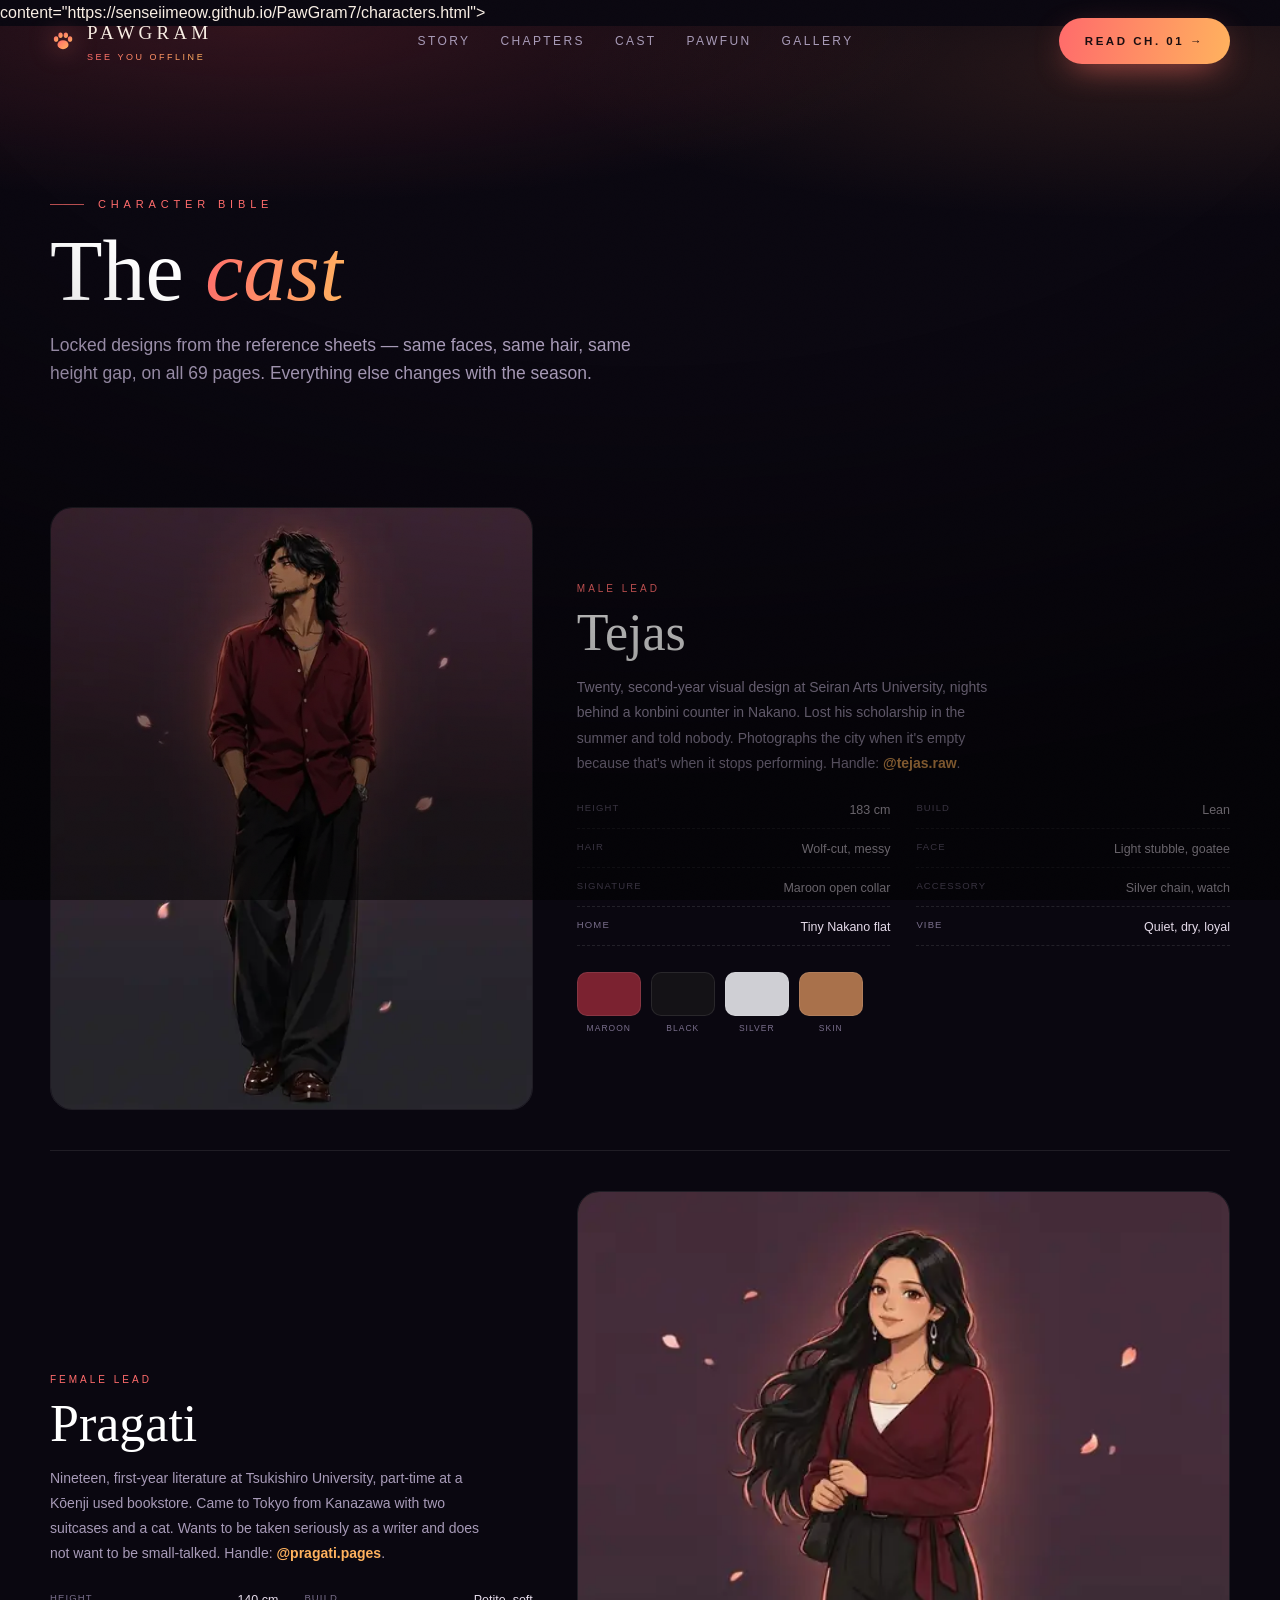
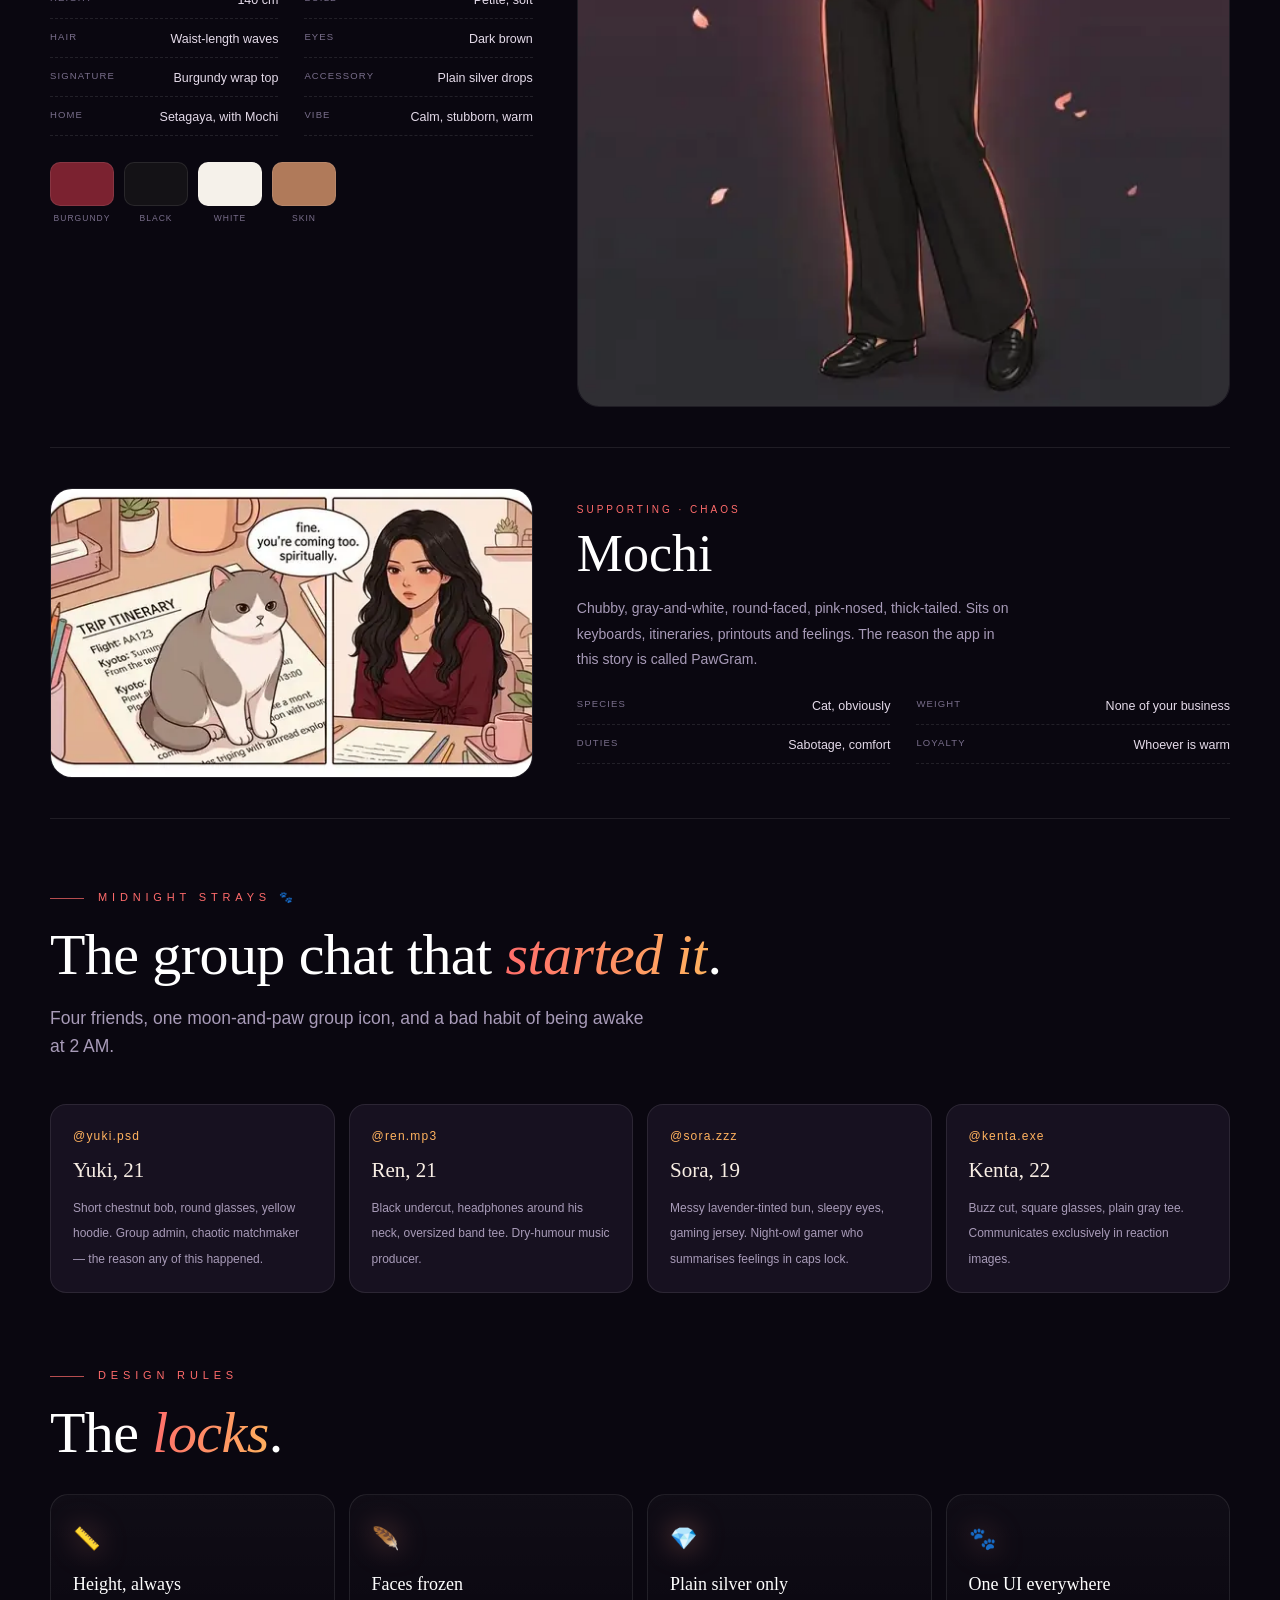
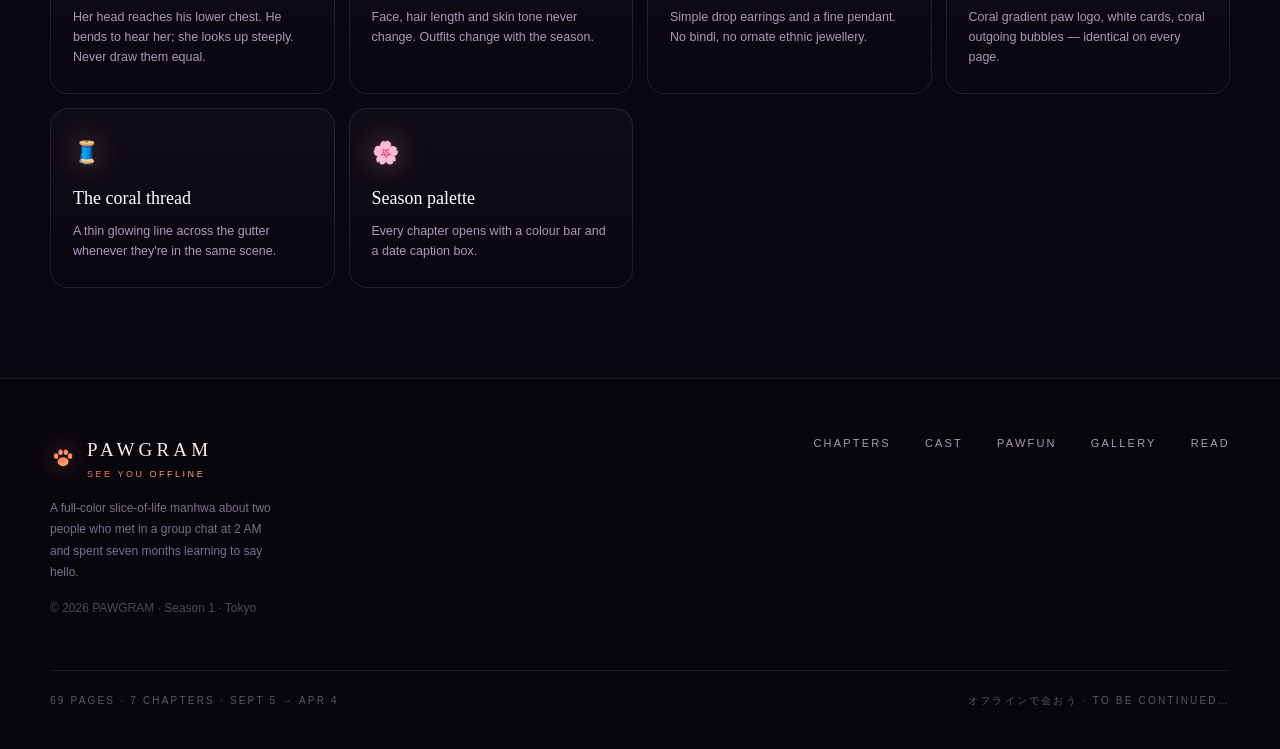
<file: characters.html>
<!DOCTYPE html>
<html lang="en"><head><meta charset="utf-8">
<meta name="viewport" content="width=device-width,initial-scale=1,viewport-fit=cover">
<title>Cast — PAWGRAM · See You Offline</title>
<meta name="description" content="PAWGRAM — SEE YOU OFFLINE, a full-color manhwa about two strangers, seven months of messages, and one day under the sakura.">
<meta property="og:title" content="Cast — PAWGRAM · See You Offline">
<meta property="og:description" content="Meet Tejas, Pragati, Mochi and the Midnight Strays — the character bible of PAWGRAM.">
<meta property="og:type" content="website">
<meta property="og:image" content="https://senseiimeow.github.io/PawGram7/art/logo-512.png">
<meta property="og:url" content="https://senseiimeow.github.io/PawGram7/characters.html">
<meta property="og:image:alt" content="Cast — PAWGRAM · See You Offline">
content="https://senseiimeow.github.io/PawGram7/characters.html">
<meta name="twitter:card" content="summary_large_image">
<meta name="twitter:title" content="Cast — PAWGRAM · See You Offline">
<meta name="twitter:description" content="Meet Tejas, Pragati, Mochi and the Midnight Strays — the character bible of PAWGRAM.">
<meta name="twitter:image" content="https://senseiimeow.github.io/PawGram7/art/logo-512.png">
<meta name="theme-color" content="#0a0710">
<meta name="color-scheme" content="dark">
<meta name="mobile-web-app-capable" content="yes">
<meta name="apple-mobile-web-app-capable" content="yes">
<meta name="apple-mobile-web-app-status-bar-style" content="black-translucent">
<meta name="apple-mobile-web-app-title" content="PAWGRAM">
<link rel="manifest" href="manifest.webmanifest">
<link rel="icon" href="data:image/svg+xml,%3Csvg xmlns='http://www.w3.org/2000/svg' viewBox='0 0 24 24'%3E%3Cdefs%3E%3ClinearGradient id='g' x1='0' y1='0' x2='1' y2='1'%3E%3Cstop offset='0' stop-color='%23ff6b6b'/%3E%3Cstop offset='1' stop-color='%23ffb25e'/%3E%3C/linearGradient%3E%3C/defs%3E%3Cellipse cx='12' cy='15.4' rx='5.1' ry='4.1' fill='url(%23g)'/%3E%3Cellipse cx='5.6' cy='10.2' rx='2.05' ry='2.6' fill='url(%23g)'/%3E%3Cellipse cx='9.7' cy='6.6' rx='2' ry='2.55' fill='url(%23g)'/%3E%3Cellipse cx='14.6' cy='6.6' rx='2' ry='2.55' fill='url(%23g)'/%3E%3Cellipse cx='18.5' cy='10.2' rx='2.05' ry='2.6' fill='url(%23g)'/%3E%3C/svg%3E">
<link rel="apple-touch-icon" href="art/apple-touch-icon.png">
<link rel="apple-touch-icon" href="art/apple-touch-icon.png"></head>
<body>
<div id="loader">
  <div class="lglow"></div>
  <div class="lstage">
    <div class="lorbit">
      <svg class="lring" viewBox="0 0 168 168" aria-hidden="true">
        <defs><linearGradient id="lgrad" x1="0" y1="0" x2="1" y2="1">
          <stop offset="0" stop-color="#ff6b6b"/><stop offset="0.55" stop-color="#ffb25e"/>
          <stop offset="1" stop-color="#ffb7c5"/></linearGradient></defs>
        <circle class="bg" cx="84" cy="84" r="80"/>
        <circle id="lring" class="fg" cx="84" cy="84" r="80"/>
      </svg>
      <span class="lpaw2"><svg width="26" height="26" viewBox="0 0 24 24" fill="none" aria-hidden="true">
  <defs><linearGradient id="pg" x1="0" y1="0" x2="1" y2="1">
    <stop offset="0" stop-color="#ff6b6b"/><stop offset="1" stop-color="#ffb25e"/></linearGradient></defs>
  <ellipse cx="12" cy="15.4" rx="5.1" ry="4.1" fill="url(#pg)"/>
  <ellipse cx="5.6" cy="10.2" rx="2.05" ry="2.6" fill="url(#pg)"/>
  <ellipse cx="9.7" cy="6.6" rx="2" ry="2.55" fill="url(#pg)"/>
  <ellipse cx="14.6" cy="6.6" rx="2" ry="2.55" fill="url(#pg)"/>
  <ellipse cx="18.5" cy="10.2" rx="2.05" ry="2.6" fill="url(#pg)"/>
</svg></span><span class="lpaw2"><svg width="26" height="26" viewBox="0 0 24 24" fill="none" aria-hidden="true">
  <defs><linearGradient id="pg" x1="0" y1="0" x2="1" y2="1">
    <stop offset="0" stop-color="#ff6b6b"/><stop offset="1" stop-color="#ffb25e"/></linearGradient></defs>
  <ellipse cx="12" cy="15.4" rx="5.1" ry="4.1" fill="url(#pg)"/>
  <ellipse cx="5.6" cy="10.2" rx="2.05" ry="2.6" fill="url(#pg)"/>
  <ellipse cx="9.7" cy="6.6" rx="2" ry="2.55" fill="url(#pg)"/>
  <ellipse cx="14.6" cy="6.6" rx="2" ry="2.55" fill="url(#pg)"/>
  <ellipse cx="18.5" cy="10.2" rx="2.05" ry="2.6" fill="url(#pg)"/>
</svg></span>
      <div class="lpaw"><svg width="26" height="26" viewBox="0 0 24 24" fill="none" aria-hidden="true">
  <defs><linearGradient id="pg" x1="0" y1="0" x2="1" y2="1">
    <stop offset="0" stop-color="#ff6b6b"/><stop offset="1" stop-color="#ffb25e"/></linearGradient></defs>
  <ellipse cx="12" cy="15.4" rx="5.1" ry="4.1" fill="url(#pg)"/>
  <ellipse cx="5.6" cy="10.2" rx="2.05" ry="2.6" fill="url(#pg)"/>
  <ellipse cx="9.7" cy="6.6" rx="2" ry="2.55" fill="url(#pg)"/>
  <ellipse cx="14.6" cy="6.6" rx="2" ry="2.55" fill="url(#pg)"/>
  <ellipse cx="18.5" cy="10.2" rx="2.05" ry="2.6" fill="url(#pg)"/>
</svg></div>
    </div>
    <div class="lname"><span style="animation-delay:0.55s">P</span><span style="animation-delay:0.62s">A</span><span style="animation-delay:0.69s">W</span><span style="animation-delay:0.76s">G</span><span style="animation-delay:0.83s">R</span><span style="animation-delay:0.90s">A</span><span style="animation-delay:0.97s">M</span></div>
    <div class="lsub">See You Offline · Season 1</div>
    <div class="lbar"><i id="lbar"></i></div>
    <div class="lpct" id="lpct">0%</div>
  </div>
  <div class="ltip">オフラインで会おう · loading the city</div>
</div>
<div id="prog"></div><div id="spot"></div><div id="petals"></div>
<div id="lb"><span class="x">✕</span><img alt="Enlarged page" decoding="async"></div>
<style>/* =========================================================
   PAWGRAM  ·  SEE YOU OFFLINE — Season 1
   Design system + motion language
   ========================================================= */
:root{
  --ink:#0a0710; --ink2:#120d1a; --card:#171120; --card2:#1e1629;
  --line:rgba(255,255,255,.09); --line2:rgba(255,255,255,.16);
  --coral:#ff6b6b; --amber:#ffb25e; --sakura:#ffb7c5; --plum:#8c2f39;
  --cream:#f8eee4; --mute:#a89bb8; --mute2:#7a6f8c;
  --grad:linear-gradient(100deg,var(--coral),var(--amber));
  --grad-soft:linear-gradient(135deg,rgba(255,107,107,.16),rgba(255,178,94,.06));
  --display:Georgia,"Times New Roman",serif;
  --sans:"Helvetica Neue",Helvetica,Arial,sans-serif;
  --r:18px;
  --ease:cubic-bezier(.19,1,.22,1);
}
*{margin:0;padding:0;box-sizing:border-box}
html{scroll-behavior:smooth}
body{
  background:var(--ink); color:var(--cream); font-family:var(--sans);
  -webkit-font-smoothing:antialiased; overflow-x:hidden; line-height:1.6;
}
::selection{background:rgba(255,107,107,.35);color:#fff}
img{max-width:100%;display:block}
a{color:inherit;text-decoration:none}
button{font:inherit;color:inherit;background:none;border:0;cursor:pointer}

/* ---------- grain + vignette ---------- */
body::before{
  content:"";position:fixed;inset:0;z-index:9;pointer-events:none;opacity:.05;
  background-image:url("data:image/svg+xml,%3Csvg xmlns='http://www.w3.org/2000/svg' width='160' height='160'%3E%3Cfilter id='n'%3E%3CfeTurbulence type='fractalNoise' baseFrequency='.85' numOctaves='3'/%3E%3C/filter%3E%3Crect width='160' height='160' filter='url(%23n)' opacity='.55'/%3E%3C/svg%3E");
  mix-blend-mode:overlay;
}
body::after{
  content:"";position:fixed;inset:0;z-index:8;pointer-events:none;
  background:radial-gradient(120% 90% at 50% 0%,transparent 45%,rgba(0,0,0,.55) 100%);
}

/* ---------- scroll progress ---------- */
#prog{position:fixed;top:0;left:0;height:2px;width:0;z-index:60;background:var(--grad);
  box-shadow:0 0 18px rgba(255,140,110,.8)}

/* ---------- cursor spotlight ---------- */
#spot{position:fixed;width:640px;height:640px;left:0;top:0;z-index:7;pointer-events:none;
  border-radius:50%;opacity:0;transition:opacity .6s;
  background:radial-gradient(circle,rgba(255,140,110,.10),rgba(255,178,94,.05) 40%,transparent 68%);
  transform:translate(-50%,-50%)}

/* ---------- shared layout ---------- */
.wrap{width:min(1180px,calc(100% - 44px));margin:0 auto;position:relative;z-index:2}
section{position:relative}
.kicker{font-size:11px;letter-spacing:.44em;text-transform:uppercase;color:var(--coral);
  display:flex;align-items:center;gap:14px}
.kicker::before{content:"";width:34px;height:1px;background:var(--coral);opacity:.7}
h2.big{font-family:var(--display);font-weight:400;font-size:clamp(30px,4.6vw,58px);
  line-height:1.05;letter-spacing:-.01em;margin:18px 0 0;color:#fff}
h2.big em{font-style:italic;background:var(--grad);-webkit-background-clip:text;background-clip:text;
  -webkit-text-fill-color:transparent}
.lede{color:var(--mute);font-size:clamp(15px,1.5vw,17.5px);max-width:62ch;margin-top:18px}

/* reveal on scroll */
.rv{opacity:0;transform:translateY(34px);filter:blur(6px);
  transition:opacity 1s var(--ease),transform 1.1s var(--ease),filter .9s var(--ease)}
.rv.in{opacity:1;transform:none;filter:blur(0)}
.rv.d1{transition-delay:.08s}.rv.d2{transition-delay:.16s}.rv.d3{transition-delay:.24s}
.rv.d4{transition-delay:.32s}.rv.d5{transition-delay:.4s}.rv.d6{transition-delay:.48s}

/* ---------- nav ---------- */
header.nav{position:fixed;top:0;left:0;right:0;z-index:50;padding:18px 0;
  transition:background .5s,backdrop-filter .5s,padding .5s,border-color .5s;
  border-bottom:1px solid transparent}
header.nav.solid{background:rgba(10,7,16,.72);backdrop-filter:blur(18px) saturate(1.4);
  border-bottom-color:var(--line);padding:12px 0}
.navin{display:flex;align-items:center;justify-content:space-between;gap:20px}
.logo{display:flex;align-items:center;gap:11px;font-family:var(--display);font-size:19px;
  letter-spacing:.22em;text-transform:uppercase}
.logo svg{flex:none;filter:drop-shadow(0 0 12px rgba(255,120,110,.55))}
.logo b{font-weight:400;background:var(--grad);-webkit-background-clip:text;background-clip:text;
  -webkit-text-fill-color:transparent;letter-spacing:.28em;font-size:9px;display:block;
  margin-top:2px;font-family:var(--sans)}
.navlinks{display:flex;gap:30px;font-size:12px;letter-spacing:.2em;text-transform:uppercase;color:var(--mute)}
.navlinks a{position:relative;padding:6px 0;transition:color .35s}
.navlinks a::after{content:"";position:absolute;left:0;bottom:0;height:1px;width:0;
  background:var(--grad);transition:width .45s var(--ease)}
.navlinks a:hover{color:#fff}.navlinks a:hover::after{width:100%}
.btn{display:inline-flex;align-items:center;gap:10px;padding:13px 26px;border-radius:999px;
  font-size:11.5px;letter-spacing:.22em;text-transform:uppercase;font-weight:600;
  background:var(--grad);color:#1a0d10;position:relative;overflow:hidden;
  box-shadow:0 10px 34px -12px rgba(255,110,100,.85);transition:transform .4s var(--ease),box-shadow .4s}
.btn::after{content:"";position:absolute;inset:0;background:linear-gradient(100deg,transparent 30%,rgba(255,255,255,.55),transparent 70%);
  transform:translateX(-130%);transition:transform .8s var(--ease)}
.btn:hover{transform:translateY(-2px) scale(1.02);box-shadow:0 16px 44px -12px rgba(255,110,100,.95)}
.btn:hover::after{transform:translateX(130%)}
.btn.ghost{background:transparent;color:var(--cream);border:1px solid var(--line2);box-shadow:none}
.btn.ghost:hover{border-color:rgba(255,178,94,.6);color:#fff;box-shadow:0 0 30px -8px rgba(255,178,94,.5)}
@media(max-width:900px){.navlinks{display:none}}

/* =========================================================
   HERO
   ========================================================= */
.hero{min-height:100svh;display:flex;align-items:center;overflow:hidden;
  background:radial-gradient(120% 80% at 70% 10%,#2a1830 0%,#150f1f 45%,#0a0710 80%)}
#tokyo{position:absolute;inset:0;width:100%;height:100%;z-index:0}
.hero .wrap{display:grid;grid-template-columns:1.08fr .92fr;gap:40px;align-items:center;
  padding:120px 0 80px;z-index:3}
.hero-txt{max-width:640px}
.hero h1{font-family:var(--display);font-weight:400;line-height:.92;letter-spacing:-.02em;
  font-size:clamp(48px,8.4vw,112px);margin:22px 0 0;color:#fff}
.hero h1 span{display:block;opacity:0;transform:translateY(60px) rotateX(40deg);filter:blur(14px);
  animation:popTitle 1.25s var(--ease) forwards}
.hero h1 span:nth-child(1){animation-delay:.15s}
.hero h1 span:nth-child(2){animation-delay:.34s;
  background:linear-gradient(100deg,#ff8a7a,#ffb25e 45%,#ffb7c5);
  -webkit-background-clip:text;background-clip:text;-webkit-text-fill-color:transparent}
@keyframes popTitle{to{opacity:1;transform:none;filter:blur(0)}}
.hero .jp{font-size:13px;letter-spacing:.5em;color:var(--sakura);opacity:.85;margin-top:20px;
  animation:fadeUp 1.2s .7s var(--ease) both}
@keyframes fadeUp{from{opacity:0;transform:translateY(16px)}to{opacity:1;transform:none}}
.hero .logline{color:#d6cbdc;font-size:clamp(14px,1.5vw,17px);line-height:1.75;margin-top:22px;
  max-width:52ch;animation:fadeUp 1.2s .85s var(--ease) both}
.hero .logline b{color:#fff;font-weight:600}
.hero-cta{display:flex;gap:14px;flex-wrap:wrap;margin-top:34px;
  animation:fadeUp 1.2s 1s var(--ease) both}
.hero-stats{display:flex;gap:34px;margin-top:44px;animation:fadeUp 1.2s 1.15s var(--ease) both;
  border-top:1px solid var(--line);padding-top:22px;max-width:520px}
.hero-stats div span{display:block;font-family:var(--display);font-size:28px;color:#fff;line-height:1}
.hero-stats div b{font-size:10px;letter-spacing:.26em;text-transform:uppercase;color:var(--mute2);
  font-weight:400;display:block;margin-top:7px}

/* phone mock */
.phonestage{position:relative;display:grid;place-items:center;animation:float 9s ease-in-out infinite}
@keyframes float{0%,100%{transform:translateY(0)}50%{transform:translateY(-18px)}}
.phone{width:min(320px,78vw);aspect-ratio:9/18.6;border-radius:42px;position:relative;
  background:linear-gradient(160deg,#2a2233,#100c18);padding:11px;
  box-shadow:0 40px 90px -30px rgba(0,0,0,.95),0 0 0 1px rgba(255,255,255,.11),
             inset 0 1px 0 rgba(255,255,255,.14);transform:rotate(-4deg)}
.phone::before{content:"";position:absolute;inset:-40px;border-radius:60px;z-index:-1;
  background:radial-gradient(circle at 50% 40%,rgba(255,110,100,.28),transparent 68%);filter:blur(26px)}
.screen{width:100%;height:100%;border-radius:32px;overflow:hidden;background:#0f0b15;
  display:flex;flex-direction:column;position:relative}
.notch{position:absolute;top:8px;left:50%;transform:translateX(-50%);width:76px;height:17px;
  background:#08060c;border-radius:12px;z-index:5}
.chatbar{display:flex;align-items:center;gap:10px;padding:26px 14px 12px;
  border-bottom:1px solid rgba(255,255,255,.07);background:rgba(23,17,32,.92);backdrop-filter:blur(8px)}
.avatar{width:32px;height:32px;border-radius:50%;background:var(--grad);display:grid;place-items:center;
  font-size:12px;color:#1a0d10;font-weight:700;flex:none;box-shadow:0 0 0 2px rgba(255,183,197,.35)}
.chatbar .who{font-size:11.5px;letter-spacing:.06em}
.chatbar .who small{display:block;font-size:9px;color:#7ad6a2;letter-spacing:.14em;margin-top:1px}
.chatbar .who small::before{content:"●";font-size:7px;margin-right:5px;animation:blink 2s infinite}
@keyframes blink{50%{opacity:.25}}
.chatlog{padding:14px 12px;display:flex;flex-direction:column;gap:8px;flex:1;overflow:hidden}
.msg{max-width:80%;font-size:11.5px;line-height:1.5;padding:9px 12px;border-radius:15px;
  opacity:0;transform:translateY(10px) scale(.96);animation:msgIn .6s var(--ease) forwards}
@keyframes msgIn{to{opacity:1;transform:none}}
.msg.them{background:#241c2f;color:#e8dfef;border-bottom-left-radius:5px;align-self:flex-start}
.msg.me{background:linear-gradient(100deg,var(--coral),var(--amber));color:#2a1214;font-weight:600;
  border-bottom-right-radius:5px;align-self:flex-end}
.msg small{display:block;font-size:8px;letter-spacing:.16em;opacity:.55;margin-top:4px;font-weight:400}
.typing{display:flex;gap:4px;padding:10px 13px;background:#241c2f;border-radius:15px;
  align-self:flex-start;width:fit-content;opacity:0;animation:msgIn .5s forwards}
.typing i{width:5px;height:5px;border-radius:50%;background:#a394b5;animation:tp 1.2s infinite}
.typing i:nth-child(2){animation-delay:.18s}.typing i:nth-child(3){animation-delay:.36s}
@keyframes tp{0%,60%,100%{opacity:.3;transform:translateY(0)}30%{opacity:1;transform:translateY(-3px)}}
.chatinput{margin:0 10px 12px;padding:9px 12px;border-radius:999px;background:#1d1628;
  border:1px solid rgba(255,255,255,.08);font-size:10px;color:#6f6480;display:flex;
  justify-content:space-between;align-items:center}
.chatinput b{width:20px;height:20px;border-radius:50%;background:var(--grad);display:grid;place-items:center;
  font-size:10px;color:#241014}
.float-tag{position:absolute;padding:8px 14px;border-radius:999px;font-size:10px;letter-spacing:.2em;
  text-transform:uppercase;background:rgba(23,17,32,.82);border:1px solid var(--line2);
  backdrop-filter:blur(10px);white-space:nowrap;box-shadow:0 8px 24px -10px #000}
.float-tag.a{top:6%;left:-6%;animation:float 7s ease-in-out infinite}
.float-tag.b{bottom:12%;right:-4%;animation:float 8.5s .8s ease-in-out infinite;color:var(--amber)}
.float-tag.c{top:44%;right:-12%;animation:float 10s .4s ease-in-out infinite;color:var(--sakura)}
@media(max-width:980px){
  .hero .wrap{grid-template-columns:1fr;padding-top:110px}
  .phonestage{margin-top:26px}.float-tag.c{display:none}
}
.scrollcue{position:absolute;bottom:26px;left:50%;transform:translateX(-50%);z-index:4;
  font-size:9.5px;letter-spacing:.42em;text-transform:uppercase;color:var(--mute2);
  display:grid;justify-items:center;gap:10px}
.scrollcue i{width:1px;height:44px;background:linear-gradient(var(--coral),transparent);position:relative;overflow:hidden}
.scrollcue i::after{content:"";position:absolute;top:-44px;left:0;width:1px;height:44px;
  background:var(--sakura);animation:cue 2.2s infinite}
@keyframes cue{to{top:44px}}

/* ---------- marquee ---------- */
.marquee{border-block:1px solid var(--line);background:linear-gradient(90deg,rgba(255,107,107,.05),rgba(255,178,94,.03));
  padding:16px 0;overflow:hidden;position:relative;z-index:3}
.mtrack{display:flex;gap:44px;width:max-content;animation:slide 38s linear infinite}
.marquee:hover .mtrack{animation-play-state:paused}
.mtrack span{font-family:var(--display);font-size:15px;letter-spacing:.34em;text-transform:uppercase;
  color:#b9aec9;display:flex;align-items:center;gap:44px;white-space:nowrap}
.mtrack span::after{content:"✦";color:var(--coral);font-size:11px}
@keyframes slide{to{transform:translateX(-50%)}}

/* ---------- about / numbers ---------- */
.about{padding:110px 0 90px}
.aboutgrid{display:grid;grid-template-columns:1fr 1fr;gap:60px;align-items:start}
.numbers{display:grid;grid-template-columns:1fr 1fr;gap:14px}
.num{padding:24px;border:1px solid var(--line);border-radius:var(--r);background:var(--card);
  position:relative;overflow:hidden;transition:transform .5s var(--ease),border-color .5s}
.num:hover{transform:translateY(-4px);border-color:rgba(255,178,94,.4)}
.num::before{content:"";position:absolute;inset:0;background:var(--grad-soft);opacity:0;transition:opacity .5s}
.num:hover::before{opacity:1}
.num b{font-family:var(--display);font-size:38px;font-weight:400;color:#fff;display:block;line-height:1}
.num small{font-size:9.5px;letter-spacing:.24em;text-transform:uppercase;color:var(--mute2);
  display:block;margin-top:10px}
@media(max-width:900px){.aboutgrid{grid-template-columns:1fr;gap:40px}}

/* ---------- cast ---------- */
.cast{padding:40px 0 110px}
.castgrid{display:grid;grid-template-columns:1fr 1fr;gap:26px;margin-top:52px}
.pcard{position:relative;border-radius:26px;overflow:hidden;border:1px solid var(--line);
  background:var(--card);transition:transform .7s var(--ease),box-shadow .7s var(--ease),border-color .5s;
  will-change:transform}
.pcard:hover{border-color:rgba(255,178,94,.45);box-shadow:0 40px 80px -50px rgba(255,120,110,.8)}
.pcard .artwrap{position:relative;aspect-ratio:4/3.4;overflow:hidden}
.pcard img{width:100%;height:100%;object-fit:cover;object-position:50% 22%;
  transition:transform 1.2s var(--ease),filter .8s}
.pcard:hover img{transform:scale(1.06);filter:saturate(1.1)}
.pcard .artwrap::after{content:"";position:absolute;inset:0;
  background:linear-gradient(180deg,transparent 30%,rgba(10,7,16,.55) 70%,var(--card) 100%)}
.pcard .cbody{position:relative;padding:0 28px 28px;margin-top:-64px;z-index:2}
.pcard .role{font-size:10px;letter-spacing:.32em;text-transform:uppercase;color:var(--coral)}
.pcard h3{font-family:var(--display);font-size:40px;font-weight:400;line-height:1;margin:10px 0 4px}
.pcard .handle{font-size:11.5px;color:var(--amber);letter-spacing:.12em}
.pcard p{color:var(--mute);font-size:13.5px;margin-top:14px;line-height:1.7}
.specs{display:flex;flex-wrap:wrap;gap:8px;margin-top:16px}
.specs span{font-size:9.5px;letter-spacing:.16em;text-transform:uppercase;padding:6px 11px;
  border-radius:999px;border:1px solid var(--line);color:#c4b8d2;background:rgba(255,255,255,.02)}
.hbar{margin-top:20px}
.hbar .row{display:flex;align-items:center;gap:12px;margin-top:9px;font-size:10px;
  letter-spacing:.16em;text-transform:uppercase;color:var(--mute2)}
.hbar .track{flex:1;height:4px;border-radius:4px;background:rgba(255,255,255,.07);overflow:hidden}
.hbar .fill{height:100%;border-radius:4px;width:0;background:var(--grad);
  transition:width 1.6s var(--ease)}
.hbar.in .fill{width:var(--w)}
@media(max-width:820px){.castgrid{grid-template-columns:1fr}}

/* ---------- chat feature ---------- */
.chatsec{padding:110px 0;background:
  radial-gradient(80% 60% at 50% 0%,rgba(140,47,57,.22),transparent 70%);position:relative;overflow:hidden}
.chatsec .wrap{display:grid;grid-template-columns:.9fr 1.1fr;gap:56px;align-items:center}
.bubbles{display:flex;flex-direction:column;gap:12px;max-width:520px}
.bub{max-width:86%;padding:14px 18px;border-radius:18px;font-size:13.5px;line-height:1.6;
  border:1px solid var(--line);background:var(--card);color:#ded3e8;position:relative;
  opacity:0;transform:translateY(18px) scale(.97);transition:opacity .7s var(--ease),transform .7s var(--ease)}
.bub.in{opacity:1;transform:none}
.bub.me{align-self:flex-end;background:linear-gradient(100deg,rgba(255,107,107,.9),rgba(255,178,94,.85));
  color:#2b1214;border:0;font-weight:600;border-bottom-right-radius:6px}
.bub.them{border-bottom-left-radius:6px}
.bub .t{display:block;font-size:9px;letter-spacing:.18em;opacity:.5;margin-top:7px;font-weight:400}
@media(max-width:900px){.chatsec .wrap{grid-template-columns:1fr}}

/* ---------- chapters rail ---------- */
.chapters{padding:100px 0 40px}
.rail{display:flex;gap:18px;overflow-x:auto;padding:44px 0 26px;scroll-snap-type:x mandatory;
  scrollbar-width:thin;scrollbar-color:rgba(255,178,94,.5) transparent}
.rail::-webkit-scrollbar{height:4px}
.rail::-webkit-scrollbar-thumb{background:rgba(255,178,94,.5);border-radius:4px}
.chip{flex:0 0 300px;scroll-snap-align:center;border-radius:22px;padding:24px;position:relative;
  overflow:hidden;border:1px solid var(--line);background:var(--card);
  transition:transform .55s var(--ease),border-color .5s;display:flex;flex-direction:column;
  min-height:330px;isolation:isolate}
.chip:hover{transform:translateY(-8px);border-color:rgba(255,255,255,.24)}
.chip .wash{position:absolute;inset:0;z-index:-1;opacity:.2;transition:opacity .6s,transform .9s var(--ease);
  background:var(--wash)}
.chip:hover .wash{opacity:.34;transform:scale(1.08)}
.chip .pgnum{font-family:var(--display);font-size:13px;letter-spacing:.3em;color:#fff;opacity:.8}
.chip h4{font-family:var(--display);font-size:30px;font-weight:400;line-height:1.05;margin:14px 0 8px}
.chip .when{font-size:9.5px;letter-spacing:.24em;text-transform:uppercase;color:var(--sakura);opacity:.9}
.chip p{font-size:12.5px;color:#c9bfd6;line-height:1.65;margin-top:12px;flex:1}
.chip .go{display:inline-flex;align-items:center;gap:8px;font-size:10.5px;letter-spacing:.24em;
  text-transform:uppercase;margin-top:16px;color:var(--amber);transition:gap .4s}
.chip:hover .go{gap:14px}
.chip .thumb{position:absolute;right:-18px;bottom:-18px;width:130px;border-radius:12px;opacity:.28;
  transform:rotate(-7deg);transition:opacity .6s,transform .8s var(--ease);box-shadow:0 20px 40px -20px #000}
.chip:hover .thumb{opacity:.5;transform:rotate(-3deg) scale(1.05)}
.railnote{font-size:11px;letter-spacing:.22em;text-transform:uppercase;color:var(--mute2);margin-top:6px}

/* ---------- motifs ---------- */
.motifs{padding:110px 0}
.motifgrid{display:grid;grid-template-columns:repeat(auto-fit,minmax(230px,1fr));gap:14px;margin-top:48px}
.motif{padding:26px 22px;border-radius:18px;border:1px solid var(--line);background:
  linear-gradient(180deg,rgba(255,255,255,.028),transparent);position:relative;overflow:hidden;
  transition:transform .5s var(--ease),border-color .4s,background .5s}
.motif:hover{transform:translateY(-5px);border-color:rgba(255,183,197,.4)}
.motif .ic{font-size:22px;display:block;margin-bottom:14px;filter:drop-shadow(0 0 14px rgba(255,150,140,.5))}
.motif b{display:block;font-family:var(--display);font-size:18px;font-weight:400;color:#fff;margin-bottom:8px}
.motif small{color:var(--mute);font-size:12.5px;line-height:1.6;display:block}
.motif::after{content:"";position:absolute;width:120px;height:120px;right:-50px;top:-50px;border-radius:50%;
  background:radial-gradient(circle,rgba(255,107,107,.35),transparent 70%);opacity:0;transition:opacity .5s}
.motif:hover::after{opacity:1}

/* ---------- gallery ---------- */
.gallery{padding:70px 0 110px}
.gal{columns:3;column-gap:14px;margin-top:46px}
.gitem{break-inside:avoid;margin-bottom:14px;border-radius:16px;overflow:hidden;position:relative;
  border:1px solid var(--line);cursor:zoom-in}
.gitem img{width:100%;transition:transform 1s var(--ease),filter .6s}
.gitem:hover img{transform:scale(1.05);filter:brightness(.78)}
.gitem figcaption{position:absolute;left:0;right:0;bottom:0;padding:22px 16px 14px;
  font-size:9.5px;letter-spacing:.22em;text-transform:uppercase;color:#fff;
  background:linear-gradient(transparent,rgba(0,0,0,.8));opacity:0;transform:translateY(10px);
  transition:opacity .5s,transform .5s var(--ease)}
.gitem:hover figcaption{opacity:1;transform:none}
@media(max-width:900px){.gal{columns:2}}
@media(max-width:560px){.gal{columns:1}}

/* ---------- lightbox ---------- */
#lb{position:fixed;inset:0;z-index:80;background:rgba(6,4,10,.92);backdrop-filter:blur(14px);
  display:grid;place-items:center;padding:30px;opacity:0;pointer-events:none;transition:opacity .45s}
#lb.on{opacity:1;pointer-events:auto}
#lb img{max-height:88vh;width:auto;border-radius:14px;box-shadow:0 40px 120px -30px #000;
  transform:scale(.94);transition:transform .55s var(--ease)}
#lb.on img{transform:none}
#lb .x{position:absolute;top:22px;right:26px;font-size:26px;color:#fff;opacity:.7}
#lb .x:hover{opacity:1}

/* ---------- quote ---------- */
.quote{padding:120px 0;text-align:center;position:relative;overflow:hidden}
.quote::before{content:"";position:absolute;width:700px;height:700px;left:50%;top:50%;
  transform:translate(-50%,-50%);border-radius:50%;
  background:radial-gradient(circle,rgba(140,47,57,.3),transparent 65%);filter:blur(30px)}
.quote blockquote{font-family:var(--display);font-style:italic;font-size:clamp(24px,3.6vw,46px);
  line-height:1.3;color:#fff;max-width:20ch;margin:0 auto;position:relative}
.quote blockquote em{background:var(--grad);-webkit-background-clip:text;background-clip:text;
  -webkit-text-fill-color:transparent;font-style:normal}
.quote cite{display:block;margin-top:26px;font-size:10.5px;letter-spacing:.34em;
  text-transform:uppercase;color:var(--mute2);font-style:normal}

/* ---------- CTA ---------- */
.cta{padding:20px 0 120px}
.ctabox{border-radius:34px;padding:70px 44px;text-align:center;position:relative;overflow:hidden;
  border:1px solid var(--line2);
  background:radial-gradient(120% 140% at 50% -20%,rgba(255,107,107,.22),rgba(20,14,28,.9) 55%,#0d0913)}
.ctabox::before{content:"";position:absolute;inset:-50%;background:
  conic-gradient(from 0deg,transparent,rgba(255,140,110,.14),transparent 30%);
  animation:spin 16s linear infinite}
@keyframes spin{to{transform:rotate(360deg)}}
.ctabox > *{position:relative}
.ctabox h2{font-family:var(--display);font-size:clamp(28px,4.4vw,52px);font-weight:400;line-height:1.08;color:#fff}
.ctabox p{color:var(--mute);margin:18px auto 0;max-width:52ch;font-size:14.5px}
.ctabox .row{display:flex;gap:14px;justify-content:center;flex-wrap:wrap;margin-top:34px}

/* ---------- footer ---------- */
footer.site{border-top:1px solid var(--line);padding:56px 0 40px;background:#08060d}
.fgrid{display:flex;justify-content:space-between;gap:40px;flex-wrap:wrap;align-items:flex-start}
.fgrid p{color:var(--mute2);font-size:12px;max-width:34ch;line-height:1.8}
.flinks{display:flex;gap:34px;flex-wrap:wrap;font-size:11px;letter-spacing:.2em;
  text-transform:uppercase;color:var(--mute)}
.flinks a:hover{color:var(--amber)}
.fbot{margin-top:40px;padding-top:22px;border-top:1px solid var(--line);display:flex;
  justify-content:space-between;gap:20px;flex-wrap:wrap;font-size:10px;letter-spacing:.22em;
  text-transform:uppercase;color:#5f566e}

/* ---------- petals layer ---------- */
#petals{position:fixed;inset:0;z-index:6;pointer-events:none;overflow:hidden}
#petals i{position:absolute;top:-24px;width:11px;height:11px;background:var(--sakura);
  border-radius:11px 2px 11px 2px;opacity:.5;animation:fall linear infinite}
@keyframes fall{
  0%{transform:translate3d(0,0,0) rotate(0deg);opacity:0}
  10%{opacity:.55}
  100%{transform:translate3d(60px,105vh,0) rotate(520deg);opacity:0}
}

/* ---------- sub-page hero ---------- */
.phero{padding:170px 0 60px;position:relative;overflow:hidden;
  background:radial-gradient(90% 70% at 20% 0%,rgba(140,47,57,.3),transparent 60%),
             radial-gradient(80% 60% at 90% 10%,rgba(255,140,90,.12),transparent 60%)}
.phero h1{font-family:var(--display);font-size:clamp(38px,7vw,86px);font-weight:400;line-height:.95;
  margin:18px 0 0;color:#fff}
.phero h1 em{font-style:italic;background:var(--grad);-webkit-background-clip:text;
  background-clip:text;-webkit-text-fill-color:transparent}

/* ---------- chapter list page ---------- */
.chrow{display:grid;grid-template-columns:88px 1fr 190px;gap:26px;align-items:center;
  padding:30px 26px;border:1px solid var(--line);border-radius:20px;margin-bottom:12px;
  background:var(--card);position:relative;overflow:hidden;
  transition:transform .5s var(--ease),border-color .4s}
.chrow:hover{transform:translateX(6px);border-color:rgba(255,255,255,.22)}
.chrow .wash{position:absolute;inset:0;z-index:0;opacity:.16;background:var(--wash);
  transition:opacity .5s}
.chrow:hover .wash{opacity:.3}
.chrow > *{position:relative;z-index:1}
.chrow .n{font-family:var(--display);font-size:44px;color:#fff;opacity:.9;line-height:1}
.chrow h3{font-family:var(--display);font-size:26px;font-weight:400;color:#fff}
.chrow .when{font-size:9.5px;letter-spacing:.24em;text-transform:uppercase;color:var(--sakura);margin-top:5px}
.chrow p{color:var(--mute);font-size:13px;margin-top:9px;line-height:1.6;max-width:60ch}
.chrow .end{text-align:right}
.chrow .end small{display:block;font-size:9.5px;letter-spacing:.2em;color:var(--mute2);
  text-transform:uppercase;margin-bottom:10px}
@media(max-width:760px){.chrow{grid-template-columns:56px 1fr;gap:16px}
  .chrow .end{grid-column:1/-1;text-align:left}.chrow .n{font-size:32px}}

/* ---------- character page ---------- */
.chcard{display:grid;grid-template-columns:.85fr 1.15fr;gap:44px;align-items:center;
  padding:40px 0;border-bottom:1px solid var(--line)}
.chcard:last-child{border-bottom:0}
.chcard .img{border-radius:22px;overflow:hidden;border:1px solid var(--line);position:relative}
.chcard .img img{width:100%;transition:transform 1.1s var(--ease)}
.chcard:hover .img img{transform:scale(1.04)}
.chcard h3{font-family:var(--display);font-size:clamp(30px,4.4vw,52px);font-weight:400;line-height:1;color:#fff}
.chcard .role{font-size:10px;letter-spacing:.3em;text-transform:uppercase;color:var(--coral);margin-bottom:10px}
.chcard p{color:var(--mute);margin-top:16px;font-size:14px;line-height:1.8;max-width:56ch}
.dl{display:grid;grid-template-columns:1fr 1fr;gap:10px 26px;margin-top:24px;font-size:12.5px}
.dl div{display:flex;justify-content:space-between;gap:12px;border-bottom:1px dashed rgba(255,255,255,.1);
  padding-bottom:8px}
.dl b{color:var(--mute2);font-weight:400;letter-spacing:.12em;text-transform:uppercase;font-size:9.5px}
.dl span{color:#e5dbea;text-align:right}
@media(max-width:820px){.chcard{grid-template-columns:1fr;gap:24px}}
.strays{display:grid;grid-template-columns:repeat(auto-fit,minmax(210px,1fr));gap:14px;margin-top:44px}
.stray{padding:22px;border-radius:16px;border:1px solid var(--line);background:var(--card);
  transition:transform .45s var(--ease),border-color .4s}
.stray:hover{transform:translateY(-5px);border-color:rgba(255,183,197,.4)}
.stray .h{font-size:12px;letter-spacing:.1em;color:var(--amber)}
.stray b{display:block;font-family:var(--display);font-size:21px;font-weight:400;margin:8px 0 6px}
.stray small{color:var(--mute);font-size:12px;line-height:1.6}
.swatches{display:flex;gap:10px;flex-wrap:wrap;margin-top:26px}
.sw{width:64px;text-align:center}
.sw i{display:block;height:44px;border-radius:10px;border:1px solid var(--line)}
.sw small{font-size:8.5px;letter-spacing:.12em;text-transform:uppercase;color:var(--mute2);margin-top:6px;display:block}

/* ---------- reduced motion ---------- */
@media(prefers-reduced-motion:reduce){
  *{animation-duration:.001s!important;animation-iteration-count:1!important;
    transition-duration:.001s!important;scroll-behavior:auto!important}
  .rv{opacity:1;transform:none;filter:none}
  .hero h1 span{opacity:1;transform:none;filter:none}
}

/* =========================================================
   FINISHING TOUCHES — intro curtain, typewriter, extras
   ========================================================= */
#intro{position:fixed;inset:0;z-index:95;background:#07050c;display:grid;place-items:center;
  transition:opacity .9s var(--ease),transform 1.1s var(--ease);overflow:hidden}
#intro.done{opacity:0;transform:scale(1.06);pointer-events:none}
#intro .mark{display:grid;place-items:center;gap:18px;text-align:center}
#intro svg{animation:breathe 2.4s ease-in-out infinite}
@keyframes breathe{0%,100%{transform:scale(1);filter:drop-shadow(0 0 10px rgba(255,110,100,.4))}
  50%{transform:scale(1.12);filter:drop-shadow(0 0 26px rgba(255,140,110,.85))}}
#intro .nm{font-family:var(--display);font-size:15px;letter-spacing:.62em;text-transform:uppercase;
  color:#fff;opacity:.9;padding-left:.62em}
#intro .ln{width:0;height:2px;background:var(--grad);border-radius:2px;animation:grow 1.15s .15s var(--ease) forwards}
@keyframes grow{to{width:170px}}
#intro .sub{font-size:8.5px;letter-spacing:.44em;text-transform:uppercase;color:#6d6382;opacity:0;
  animation:fadeUp .8s .9s both}
.tw{border-right:1.5px solid var(--coral);padding-right:2px;animation:caret 1s step-end infinite}
@keyframes caret{50%{border-color:transparent}}
.parallax{will-change:transform}
.badge{display:inline-flex;align-items:center;gap:8px;padding:7px 14px;border-radius:999px;
  font-size:9.5px;letter-spacing:.24em;text-transform:uppercase;border:1px solid rgba(255,183,197,.34);
  color:var(--sakura);background:rgba(255,183,197,.06);margin-bottom:16px}
.badge i{width:5px;height:5px;border-radius:50%;background:#7ad6a2;animation:blink 2s infinite}
.hoverglow{position:relative}
.hoverglow::after{content:"";position:absolute;inset:-1px;border-radius:inherit;pointer-events:none;
  opacity:0;transition:opacity .5s;box-shadow:0 0 0 1px rgba(255,178,94,.5),
  inset 0 0 40px -10px rgba(255,140,110,.5)}
.hoverglow:hover::after{opacity:1}

/* =========================================================
   LOADER 2.0 — premium paw orbit splash
   ========================================================= */
#loader{position:fixed;inset:0;z-index:99;display:grid;place-items:center;overflow:hidden;
  background:radial-gradient(120% 90% at 50% 42%,#241428 0%,#140d1c 46%,#07050c 100%);
  transition:opacity .75s var(--ease),visibility .75s}
#loader.gone{opacity:0;visibility:hidden}
#loader .lglow{position:absolute;width:min(720px,120vw);aspect-ratio:1;border-radius:50%;
  background:radial-gradient(circle,rgba(255,120,100,.22),rgba(255,178,94,.07) 42%,transparent 66%);
  filter:blur(28px);animation:lpulse 3.4s ease-in-out infinite}
@keyframes lpulse{0%,100%{transform:scale(.92);opacity:.7}50%{transform:scale(1.08);opacity:1}}
#loader .lstage{position:relative;display:grid;place-items:center;gap:0;text-align:center}
#loader .lorbit{position:relative;width:168px;height:168px;display:grid;place-items:center}
#loader svg.lring{position:absolute;inset:0;width:100%;height:100%;transform:rotate(-90deg)}
#loader svg.lring circle{fill:none;stroke-width:2;stroke-linecap:round}
#loader svg.lring .bg{stroke:rgba(255,255,255,.07)}
#loader svg.lring .fg{stroke:url(#lgrad);stroke-dasharray:502;stroke-dashoffset:502;
  filter:drop-shadow(0 0 8px rgba(255,130,110,.85));transition:stroke-dashoffset .35s linear}
#loader .lpaw{width:62px;height:62px;animation:lbreathe 2.6s ease-in-out infinite}
@keyframes lbreathe{0%,100%{transform:scale(1) rotate(-3deg);filter:drop-shadow(0 0 12px rgba(255,120,110,.55))}
  50%{transform:scale(1.09) rotate(3deg);filter:drop-shadow(0 0 30px rgba(255,150,120,.95))}}
#loader .lpaw2{position:absolute;left:50%;top:50%;width:15px;height:15px;opacity:.55;
  margin:-7.5px 0 0 -7.5px;animation:lorbit2 5.5s linear infinite}
#loader .lpaw2:nth-of-type(1){animation-delay:0s}
#loader .lpaw2:nth-of-type(2){animation-delay:-2.75s;width:10px;height:10px;opacity:.3;
  margin:-5px 0 0 -5px;animation-duration:7.5s}
@keyframes lorbit2{
  0%{transform:rotate(0deg) translateX(84px) rotate(0deg)}
  100%{transform:rotate(360deg) translateX(84px) rotate(-360deg)}}
#loader .lname{font-family:var(--display);font-size:clamp(26px,7vw,40px);letter-spacing:.42em;
  color:#fff;margin-top:30px;padding-left:.42em;display:flex;justify-content:center}
#loader .lname span{opacity:0;transform:translateY(14px);animation:lchar .6s var(--ease) forwards}
@keyframes lchar{to{opacity:1;transform:none}}
#loader .lsub{font-size:8.5px;letter-spacing:.52em;text-transform:uppercase;color:#8a7f9c;
  margin-top:14px;padding-left:.52em;opacity:0;animation:fadeUp .9s .55s both}
#loader .lbar{width:min(260px,64vw);height:2px;border-radius:2px;background:rgba(255,255,255,.09);
  margin-top:26px;overflow:hidden;position:relative}
#loader .lbar i{position:absolute;inset:0;width:0%;border-radius:2px;background:var(--grad);
  box-shadow:0 0 14px rgba(255,130,110,.9);transition:width .3s linear}
#loader .lpct{font-size:9px;letter-spacing:.36em;color:#6d6382;margin-top:14px;
  font-variant-numeric:tabular-nums}
#loader .ltip{position:absolute;bottom:34px;left:0;right:0;text-align:center;font-size:8.5px;
  letter-spacing:.4em;text-transform:uppercase;color:#4a4258;opacity:0;animation:fadeUp 1s 1.1s both}

/* =========================================================
   RESPONSIVE / ANDROID
   ========================================================= */
html{-webkit-text-size-adjust:100%}
body{-webkit-tap-highlight-color:transparent;overscroll-behavior-y:contain}
.hero{min-height:100vh;min-height:100svh}
img{height:auto}
.btn{min-height:46px}
@media(hover:none){#spot{display:none}}

/* nav: mobile drawer */
.burger{display:none;width:44px;height:44px;border-radius:12px;border:1px solid var(--line2);
  place-items:center;gap:4px;flex:none}
.burger i{display:block;width:16px;height:1.5px;background:var(--cream);border-radius:2px;
  transition:transform .4s var(--ease),opacity .3s}
.burger.open i:nth-child(1){transform:translateY(5.5px) rotate(45deg)}
.burger.open i:nth-child(2){opacity:0}
.burger.open i:nth-child(3){transform:translateY(-5.5px) rotate(-45deg)}
#drawer{position:fixed;inset:0;z-index:45;background:rgba(8,6,13,.96);backdrop-filter:blur(20px);
  display:grid;place-content:center;gap:6px;text-align:center;opacity:0;visibility:hidden;
  transition:opacity .4s var(--ease),visibility .4s}
#drawer.open{opacity:1;visibility:visible}
#drawer a{font-family:var(--display);font-size:clamp(28px,9vw,40px);padding:14px 30px;color:#efe9e2;
  opacity:0;transform:translateY(18px);transition:opacity .5s var(--ease),transform .5s var(--ease)}
#drawer.open a{opacity:1;transform:none}
#drawer.open a:nth-child(1){transition-delay:.05s}
#drawer.open a:nth-child(2){transition-delay:.11s}
#drawer.open a:nth-child(3){transition-delay:.17s}
#drawer.open a:nth-child(4){transition-delay:.23s}
#drawer.open a:nth-child(5){transition-delay:.29s}
#drawer a:active{color:var(--amber)}
#drawer .dclose{position:absolute;top:20px;right:20px;font-size:24px;color:#8a7f9c}

@media(max-width:980px){
  .burger{display:grid}
  .navlinks{display:none}
  header.nav .btn{display:none}
  .wrap{width:calc(100% - 34px)}
  .hero .wrap{padding:96px 0 60px;gap:26px}
  .hero{align-items:flex-start}
  .hero h1{font-size:clamp(44px,13vw,72px);line-height:.95}
  .hero .jp{font-size:11px;letter-spacing:.34em;margin-top:14px}
  .hero .logline{font-size:14.5px;margin-top:18px}
  .hero-cta{gap:10px;margin-top:26px}
  .hero-cta .btn{flex:1 1 46%;justify-content:center;padding:13px 18px;font-size:10.5px}
  .hero-stats{display:grid;grid-template-columns:1fr 1fr;gap:16px 20px;margin-top:32px;max-width:none}
  .hero-stats div span{font-size:24px}
  .phone{width:min(272px,72vw);transform:none}
  .phone::before{inset:-24px}
  .float-tag{font-size:8.5px;padding:6px 11px}
  .float-tag.a{left:2%}.float-tag.b{right:2%}
  .phonestage{margin-top:14px;animation:none}
  .scrollcue{display:none}
  .marquee{padding:12px 0}
  .mtrack span{font-size:12px;gap:30px}
  .mtrack{gap:30px;animation-duration:26s}
  .about,.chatsec,.motifs{padding:74px 0}
  .cast{padding:20px 0 70px}
  .chapters{padding:70px 0 26px}
  h2.big{font-size:clamp(28px,8vw,40px)}
  .lede{font-size:14.5px}
  .numbers{grid-template-columns:1fr 1fr;gap:10px}
  .num{padding:18px}
  .num b{font-size:30px}
  .castgrid{gap:16px;margin-top:34px}
  .pcard .artwrap{aspect-ratio:1/1.15}
  .pcard .cbody{padding:0 20px 22px;margin-top:-52px}
  .pcard h3{font-size:32px}
  .pcard p{font-size:13px}
  .bub{max-width:92%;font-size:13px;padding:12px 15px}
  .rail{gap:12px;padding:30px 4px 18px}
  .chip{flex:0 0 84vw;min-height:300px;padding:20px}
  .chip h4{font-size:26px}
  .motifgrid{grid-template-columns:1fr 1fr;gap:10px;margin-top:30px}
  .motif{padding:18px 15px}
  .motif b{font-size:15.5px}
  .motif small{font-size:11.5px}
  .gal{columns:2;column-gap:10px;margin-top:30px}
  .gitem{margin-bottom:10px}
  .quote{padding:80px 0}
  .ctabox{padding:44px 22px;border-radius:26px}
  .cta{padding:10px 0 80px}
  .chrow{padding:22px 18px;gap:14px}
  .chrow h3{font-size:22px}
  .chrow p{font-size:12.5px}
  .phero{padding:120px 0 40px}
  .chcard{padding:30px 0;gap:22px}
  .dl{grid-template-columns:1fr}
  .strays{grid-template-columns:1fr 1fr;gap:10px}
  .stray{padding:16px}
  footer.site{padding:44px 0 34px}
  .fgrid{gap:26px}
  .flinks{gap:22px;font-size:10px}
  .fbot{font-size:8.5px;letter-spacing:.16em;gap:10px}
}
@media(max-width:560px){
  .gal{columns:1}
  .motifgrid{grid-template-columns:1fr}
  .strays{grid-template-columns:1fr}
  .hero-stats{grid-template-columns:1fr 1fr}
  .chip{flex:0 0 88vw}
  .numbers{grid-template-columns:1fr 1fr}
}
@media(max-width:380px){
  .hero h1{font-size:clamp(38px,12vw,52px)}
  .wrap{width:calc(100% - 26px)}
  .bub{font-size:12.5px}
}

/* Android: no heavy blur/filters on small screens */
@media(max-width:760px){
  body::before{display:none}
  body::after{background:radial-gradient(130% 100% at 50% 0%,transparent 55%,rgba(0,0,0,.5) 100%)}
  .ctabox::before{display:none}
  #top,.topbar{-webkit-backdrop-filter:none;backdrop-filter:none}
  .chip .wash{transition:none}
  .pcard:hover img{transform:none}
  #loader .lglow{filter:blur(18px)}
  header.nav.solid{backdrop-filter:blur(10px)}
  body::before{opacity:.035}
  .chip .thumb{width:104px}
  #petals i{filter:none!important}
}

/* =========================================================
   SELF-CONTAINED ART (data-URI custom property driven)
   ========================================================= */
.inlineart{background-image:var(--a);background-size:cover;background-position:50% 22%;
  background-repeat:no-repeat;width:100%;height:100%;display:block}
.pcard .artwrap .inlineart{transition:transform 1.2s var(--ease),filter .8s}
.pcard:hover .artwrap .inlineart{transform:scale(1.06);filter:saturate(1.1)}
.gitem .inlineart{transition:transform 1s var(--ease),filter .6s}
.gitem:hover .inlineart{transform:scale(1.05);filter:brightness(.78)}
.chip .thumb.inlineart{position:absolute;right:-18px;bottom:-18px;width:130px;height:150px;
  border-radius:12px;opacity:.26;transform:rotate(-7deg);
  background-position:50% 20%;box-shadow:0 20px 40px -20px #000;
  transition:opacity .6s,transform .8s var(--ease)}
.chip:hover .thumb.inlineart{opacity:.46;transform:rotate(-3deg) scale(1.05)}
.chcard .img .inlineart{min-height:100%}
@media(max-width:760px){
  .chip .thumb.inlineart{width:104px;height:120px}
  .pcard:hover .artwrap .inlineart,.gitem:hover .inlineart{transform:none}
}
/* inline art (self-contained) */
:root{
  --im-cast_tejas:url("[data-uri]");
  --im-cast_pragati:url("[data-uri]");
  --im-mochi:url("[data-uri]");
}</style>
<header class="nav"><div class="wrap navin">
  <a class="logo" href="index.html"><svg width="26" height="26" viewBox="0 0 24 24" fill="none" aria-hidden="true">
  <defs><linearGradient id="pg" x1="0" y1="0" x2="1" y2="1">
    <stop offset="0" stop-color="#ff6b6b"/><stop offset="1" stop-color="#ffb25e"/></linearGradient></defs>
  <ellipse cx="12" cy="15.4" rx="5.1" ry="4.1" fill="url(#pg)"/>
  <ellipse cx="5.6" cy="10.2" rx="2.05" ry="2.6" fill="url(#pg)"/>
  <ellipse cx="9.7" cy="6.6" rx="2" ry="2.55" fill="url(#pg)"/>
  <ellipse cx="14.6" cy="6.6" rx="2" ry="2.55" fill="url(#pg)"/>
  <ellipse cx="18.5" cy="10.2" rx="2.05" ry="2.6" fill="url(#pg)"/>
</svg><span>PAWGRAM<b>See You Offline</b></span></a>
  <nav class="navlinks">
    <a href="index.html#story">Story</a>
    <a href="chapters.html">Chapters</a>
    <a href="characters.html">Cast</a>
    <a href="pawfun.html">PawFun</a>
    <a href="index.html#gallery">Gallery</a>
  </nav>
  <a class="btn" href="readers/Chapter_1_Reader.html">Read Ch. 01 →</a>
  <button class="burger" aria-label="Menu" aria-expanded="false"><i></i><i></i><i></i></button>
</div></header>
<div id="drawer">
  <span class="dclose">✕</span>
  <a href="index.html">Home</a>
  <a href="chapters.html">Chapters</a>
  <a href="characters.html">Cast</a>
  <a href="pawfun.html">PawFun</a>
  <a href="index.html#gallery">Gallery</a>
  <a href="readers/Chapter_1_Reader.html" style="color:#ffb25e">Read now →</a>
</div>

<section class="phero">
  <div class="wrap rv">
    <div class="kicker">Character bible</div>
    <h1>The <em>cast</em></h1>
    <p class="lede">Locked designs from the reference sheets — same faces, same hair, same height gap,
    on all 69 pages. Everything else changes with the season.</p>
  </div>
</section>
<section style="padding:20px 0 90px"><div class="wrap">

  <div class="chcard rv">
    <div class="img"><div class="inlineart" style="--a:var(--im-cast_tejas);aspect-ratio:4/5" role="img" aria-label="Tejas — full body"></div></div>
    <div>
      <div class="role">Male lead</div>
      <h3>Tejas</h3>
      <p>Twenty, second-year visual design at Seiran Arts University, nights behind a konbini counter
      in Nakano. Lost his scholarship in the summer and told nobody. Photographs the city when it's
      empty because that's when it stops performing. Handle: <b style="color:#ffb25e">@tejas.raw</b>.</p>
      <div class="dl">
        <div><b>Height</b><span>183 cm</span></div><div><b>Build</b><span>Lean</span></div>
        <div><b>Hair</b><span>Wolf-cut, messy</span></div><div><b>Face</b><span>Light stubble, goatee</span></div>
        <div><b>Signature</b><span>Maroon open collar</span></div><div><b>Accessory</b><span>Silver chain, watch</span></div>
        <div><b>Home</b><span>Tiny Nakano flat</span></div><div><b>Vibe</b><span>Quiet, dry, loyal</span></div>
      </div>
      <div class="swatches">
        <div class="sw"><i style="background:#7b2230"></i><small>Maroon</small></div>
        <div class="sw"><i style="background:#141216"></i><small>Black</small></div>
        <div class="sw"><i style="background:#cfcfd4"></i><small>Silver</small></div>
        <div class="sw"><i style="background:#a9714b"></i><small>Skin</small></div>
      </div>
    </div>
  </div>

  <div class="chcard rv">
    <div>
      <div class="role">Female lead</div>
      <h3>Pragati</h3>
      <p>Nineteen, first-year literature at Tsukishiro University, part-time at a Kōenji used bookstore.
      Came to Tokyo from Kanazawa with two suitcases and a cat. Wants to be taken seriously as a writer
      and does not want to be small-talked. Handle: <b style="color:#ffb25e">@pragati.pages</b>.</p>
      <div class="dl">
        <div><b>Height</b><span>140 cm</span></div><div><b>Build</b><span>Petite, soft</span></div>
        <div><b>Hair</b><span>Waist-length waves</span></div><div><b>Eyes</b><span>Dark brown</span></div>
        <div><b>Signature</b><span>Burgundy wrap top</span></div><div><b>Accessory</b><span>Plain silver drops</span></div>
        <div><b>Home</b><span>Setagaya, with Mochi</span></div><div><b>Vibe</b><span>Calm, stubborn, warm</span></div>
      </div>
      <div class="swatches">
        <div class="sw"><i style="background:#7b2230"></i><small>Burgundy</small></div>
        <div class="sw"><i style="background:#141216"></i><small>Black</small></div>
        <div class="sw"><i style="background:#f5f1ea"></i><small>White</small></div>
        <div class="sw"><i style="background:#b07a5a"></i><small>Skin</small></div>
      </div>
    </div>
    <div class="img"><div class="inlineart" style="--a:var(--im-cast_pragati);aspect-ratio:4/5" role="img" aria-label="Pragati — full body"></div></div>
  </div>

  <div class="chcard rv">
    <div class="img"><div class="inlineart" style="--a:var(--im-mochi);aspect-ratio:5/3" role="img" aria-label="Mochi the cat"></div></div>
    <div>
      <div class="role">Supporting · chaos</div>
      <h3>Mochi</h3>
      <p>Chubby, gray-and-white, round-faced, pink-nosed, thick-tailed. Sits on keyboards, itineraries,
      printouts and feelings. The reason the app in this story is called PawGram.</p>
      <div class="dl">
        <div><b>Species</b><span>Cat, obviously</span></div><div><b>Weight</b><span>None of your business</span></div>
        <div><b>Duties</b><span>Sabotage, comfort</span></div><div><b>Loyalty</b><span>Whoever is warm</span></div>
      </div>
    </div>
  </div>

  <div style="padding-top:70px">
    <div class="rv">
      <div class="kicker">Midnight Strays 🐾</div>
      <h2 class="big">The group chat that <em>started it</em>.</h2>
      <p class="lede">Four friends, one moon-and-paw group icon, and a bad habit of being awake at 2 AM.</p>
    </div>
    <div class="strays"><div class="stray rv"><div class="h">@yuki.psd</div><b>Yuki, 21</b><small>Short chestnut bob, round glasses, yellow hoodie. Group admin, chaotic matchmaker — the reason any of this happened.</small></div>
<div class="stray rv"><div class="h">@ren.mp3</div><b>Ren, 21</b><small>Black undercut, headphones around his neck, oversized band tee. Dry-humour music producer.</small></div>
<div class="stray rv"><div class="h">@sora.zzz</div><b>Sora, 19</b><small>Messy lavender-tinted bun, sleepy eyes, gaming jersey. Night-owl gamer who summarises feelings in caps lock.</small></div>
<div class="stray rv"><div class="h">@kenta.exe</div><b>Kenta, 22</b><small>Buzz cut, square glasses, plain gray tee. Communicates exclusively in reaction images.</small></div></div>
  </div>

  <div style="padding-top:74px" class="rv">
    <div class="kicker">Design rules</div>
    <h2 class="big">The <em>locks</em>.</h2>
    <div class="motifgrid" style="margin-top:30px">
      <div class="motif"><span class="ic">📏</span><b>Height, always</b><small>Her head reaches his lower chest. He bends to hear her; she looks up steeply. Never draw them equal.</small></div>
      <div class="motif"><span class="ic">🪶</span><b>Faces frozen</b><small>Face, hair length and skin tone never change. Outfits change with the season.</small></div>
      <div class="motif"><span class="ic">💎</span><b>Plain silver only</b><small>Simple drop earrings and a fine pendant. No bindi, no ornate ethnic jewellery.</small></div>
      <div class="motif"><span class="ic">🐾</span><b>One UI everywhere</b><small>Coral gradient paw logo, white cards, coral outgoing bubbles — identical on every page.</small></div>
      <div class="motif"><span class="ic">🧵</span><b>The coral thread</b><small>A thin glowing line across the gutter whenever they're in the same scene.</small></div>
      <div class="motif"><span class="ic">🌸</span><b>Season palette</b><small>Every chapter opens with a colour bar and a date caption box.</small></div>
    </div>
  </div>
</div></section>

<footer class="site"><div class="wrap">
  <div class="fgrid">
    <div>
      <a class="logo" href="index.html"><svg width="26" height="26" viewBox="0 0 24 24" fill="none" aria-hidden="true">
  <defs><linearGradient id="pg" x1="0" y1="0" x2="1" y2="1">
    <stop offset="0" stop-color="#ff6b6b"/><stop offset="1" stop-color="#ffb25e"/></linearGradient></defs>
  <ellipse cx="12" cy="15.4" rx="5.1" ry="4.1" fill="url(#pg)"/>
  <ellipse cx="5.6" cy="10.2" rx="2.05" ry="2.6" fill="url(#pg)"/>
  <ellipse cx="9.7" cy="6.6" rx="2" ry="2.55" fill="url(#pg)"/>
  <ellipse cx="14.6" cy="6.6" rx="2" ry="2.55" fill="url(#pg)"/>
  <ellipse cx="18.5" cy="10.2" rx="2.05" ry="2.6" fill="url(#pg)"/>
</svg><span>PAWGRAM<b>See You Offline</b></span></a>
      <p style="margin-top:16px">A full-color slice-of-life manhwa about two people who met in a
      group chat at 2 AM and spent seven months learning to say hello.</p>
      <p style="margin-top:14px;color:#4f475c">© <span id="yr">2026</span> PAWGRAM · Season 1 · Tokyo</p>
      <p style="margin-top:10px"><button class="tbtn" id="installBtn" style="display:none;border:1px solid #3a3350;
        border-radius:999px;padding:8px 14px;font-size:9.5px;letter-spacing:.2em;text-transform:uppercase;
        color:#ffb25e">＋ Install app</button></p>
    </div>
    <div class="flinks">
      <a href="chapters.html">Chapters</a>
      <a href="characters.html">Cast</a>
      <a href="pawfun.html">PawFun</a>
      <a href="index.html#gallery">Gallery</a>
      <a href="readers/Chapter_1_Reader.html">Read</a>
    </div>
  </div>
  <div class="fbot">
    <span>69 pages · 7 chapters · Sept 5 → Apr 4</span>
    <span>オフラインで会おう · To be continued…</span>
  </div>
</div></footer>
<script>/* =========================================================
   PAWGRAM · motion engine v2 — mobile-first, jank-free
   ========================================================= */
(function () {
  var reduce = matchMedia('(prefers-reduced-motion: reduce)').matches;
  var touch  = matchMedia('(hover: none)').matches;
  var small  = innerWidth < 760;
  var doc = document.documentElement;

  /* ---------------- loader ---------------- */
  var loader = document.getElementById('loader');
  var lbar   = document.getElementById('lbar');
  var lpct   = document.getElementById('lpct');
  var lring  = document.getElementById('lring');
  if (loader) {
    var p = 0, done = false;
    var tick = setInterval(function () {
      p = Math.min(p + (p < 70 ? 9 : p < 92 ? 4 : 1.4), 96);
      paint(p);
    }, 90);
    function paint(v) {
      v = Math.round(v);
      if (lbar) lbar.style.width = v + '%';
      if (lpct) lpct.textContent = v + '%';
      if (lring) lring.style.strokeDashoffset = 502 - (502 * v / 100);
    }
    function finish() {
      if (done) return; done = true;
      clearInterval(tick); paint(100);
      setTimeout(function () {
        loader.classList.add('gone');
        document.body.style.overflow = '';
        setTimeout(function () { loader.remove(); }, 900);
      }, 320);
    }
    document.body.style.overflow = 'hidden';
    if (document.readyState === 'complete') finish();
    else addEventListener('load', finish);
    setTimeout(finish, 4200); // never trap the user
  }
  /* stamp intro-once for the separate splash page */
  try { sessionStorage.setItem('pg-splash', '1'); } catch (e) {}

  /* ---------------- scroll progress + sticky nav ---------------- */
  var prog = document.getElementById('prog');
  var nav  = document.querySelector('header.nav');
  var lastY = -1, rafS = null;
  function onScroll() {
    var y = doc.scrollTop;
    if (y === lastY) return; lastY = y;
    if (prog) prog.style.width = (y / (doc.scrollHeight - doc.clientHeight || 1) * 100) + '%';
    if (nav) nav.classList.toggle('solid', y > 40);
  }
  addEventListener('scroll', function () {
    if (rafS) return;
    rafS = requestAnimationFrame(function () { rafS = null; onScroll(); });
  }, { passive: true });
  onScroll();

  /* ---------------- mobile drawer ---------------- */
  var burger = document.querySelector('.burger');
  var drawer = document.getElementById('drawer');
  if (burger && drawer) {
    var toggle = function (on) {
      drawer.classList.toggle('open', on);
      burger.classList.toggle('open', on);
      document.body.style.overflow = on ? 'hidden' : '';
    };
    burger.addEventListener('click', function () { toggle(!drawer.classList.contains('open')); });
    drawer.addEventListener('click', function (e) {
      if (e.target.closest('a') || e.target.classList.contains('dclose')) toggle(false);
    });
  }

  /* ---------------- reveal on scroll ---------------- */
  if ('IntersectionObserver' in window) {
    var io = new IntersectionObserver(function (es) {
      for (var i = 0; i < es.length; i++) {
        if (es[i].isIntersecting) { es[i].target.classList.add('in'); io.unobserve(es[i].target); }
      }
    }, { threshold: 0.12, rootMargin: '0px 0px -6% 0px' });
    document.querySelectorAll('.rv, .bub, .hbar, fig.pg').forEach(function (el) { io.observe(el); });
  } else {
    document.querySelectorAll('.rv,.bub,.hbar,fig.pg').forEach(function (el) { el.classList.add('in'); });
  }
  document.querySelectorAll('.bubbles').forEach(function (list) {
    list.querySelectorAll('.bub').forEach(function (b, i) { b.style.transitionDelay = (i * 0.1) + 's'; });
  });

  /* ---------------- counters ---------------- */
  var cs = document.querySelectorAll('[data-count]');
  var cio = new IntersectionObserver(function (es) {
    es.forEach(function (e) {
      if (!e.isIntersecting) return;
      var el = e.target, target = parseFloat(el.dataset.count), t0 = performance.now();
      (function step(t) {
        var k = Math.min(1, (t - t0) / 1300), ez = 1 - Math.pow(1 - k, 3);
        el.textContent = Math.round(target * ez);
        if (k < 1) requestAnimationFrame(step);
      })(t0);
      cio.unobserve(el);
    });
  }, { threshold: 0.5 });
  cs.forEach(function (c) { cio.observe(c); });

  /* ---------------- petals (cheap, count by device) ---------------- */
  var layer = document.getElementById('petals');
  if (layer && !reduce) {
    var N = small ? 9 : 18, frag = document.createDocumentFragment();
    for (var i = 0; i < N; i++) {
      var el = document.createElement('i'), s = 6 + Math.random() * 7;
      el.style.left = (Math.random() * 100).toFixed(1) + 'vw';
      el.style.width = el.style.height = s.toFixed(0) + 'px';
      el.style.opacity = (0.14 + Math.random() * 0.34).toFixed(2);
      el.style.animationDuration = (13 + Math.random() * 12).toFixed(1) + 's';
      el.style.animationDelay = (-Math.random() * 22).toFixed(1) + 's';
      el.style.background = Math.random() > 0.7 ? '#ffd9df' : '#ffb7c5';
      frag.appendChild(el);
    }
    layer.appendChild(frag);
  }

  /* ---------------- cursor spotlight (desktop only) ---------------- */
  var spot = document.getElementById('spot');
  if (spot && !touch && !reduce && innerWidth > 900) {
    var tx = 0, ty = 0, x = 0, y = 0;
    addEventListener('mousemove', function (e) { tx = e.clientX; ty = e.clientY; spot.style.opacity = 1; }, { passive: true });
    (function loop() {
      x += (tx - x) * 0.09; y += (ty - y) * 0.09;
      spot.style.transform = 'translate(' + x.toFixed(1) + 'px,' + y.toFixed(1) + 'px) translate(-50%,-50%)';
      requestAnimationFrame(loop);
    })();
  }

  /* ---------------- tilt + magnetic (desktop only) ---------------- */
  if (!touch && !reduce) {
    document.querySelectorAll('[data-tilt]').forEach(function (card) {
      card.addEventListener('mousemove', function (e) {
        var r = card.getBoundingClientRect();
        var px = (e.clientX - r.left) / r.width - 0.5, py = (e.clientY - r.top) / r.height - 0.5;
        card.style.transform = 'perspective(900px) rotateY(' + (px * 6).toFixed(2) + 'deg) rotateX(' + (-py * 6).toFixed(2) + 'deg) translateY(-6px)';
      });
      card.addEventListener('mouseleave', function () { card.style.transform = ''; });
    });
    document.querySelectorAll('.btn').forEach(function (b) {
      b.addEventListener('mousemove', function (e) {
        var r = b.getBoundingClientRect();
        b.style.transform = 'translate(' + ((e.clientX - r.left - r.width / 2) / r.width * 6).toFixed(1) + 'px,' + ((e.clientY - r.top - r.height / 2) / r.height * 4).toFixed(1) + 'px)';
      });
      b.addEventListener('mouseleave', function () { b.style.transform = ''; });
    });
  }

  /* ---------------- lightbox ---------------- */
  var lb = document.getElementById('lb');
  if (lb) {
    var lbimg = lb.querySelector('img');
    var resolve = function (v) {
      if (!v) return '';
      if (v.indexOf('var(') === 0) {
        var name = v.slice(4, -1).trim();
        return getComputedStyle(document.documentElement).getPropertyValue(name).trim().replace(/^url\(["']?/, '').replace(/["']?\)$/, '');
      }
      return v;
    };
    document.querySelectorAll('[data-lb]').forEach(function (el) {
      el.addEventListener('click', function () {
        var v = el.dataset.lb;
        if (!v && el.querySelector('img')) v = el.querySelector('img').src;
        lbimg.src = resolve(v);
        lb.classList.add('on');
      });
    });
    lb.addEventListener('click', function () { lb.classList.remove('on'); });
    addEventListener('keydown', function (e) { if (e.key === 'Escape') lb.classList.remove('on'); });
  }

  /* ---------------- typewriter ---------------- */
  document.querySelectorAll('[data-tw]').forEach(function (el) {
    var full = el.textContent;
    if (reduce) return;
    el.textContent = ''; el.classList.add('tw');
    var i = 0;
    setTimeout(function tick() {
      el.textContent = full.slice(0, ++i);
      if (i < full.length) setTimeout(tick, 30 + Math.random() * 40);
      else setTimeout(function () { el.classList.remove('tw'); }, 1400);
    }, 700);
  });

  /* ---------------- looping phone chat ---------------- */
  var log = document.getElementById('chatlog');
  if (log && !reduce) {
    var script = [
      ['them', 'you still awake?', '02:44'],
      ['me', 'unfortunately. you?', '02:45'],
      ['them', 'the vending machine on my street is the only thing that looks at me kindly', '02:47'],
      ['me', 'then photograph it. make the city tell the truth.', '02:48'],
      ['them', '…that is the nicest thing anyone has typed to me at 3am', '02:49'],
      ['me', 'wait till you hear me at 4. 🐾', '02:50']
    ];
    var idx = 0;
    (function push() {
      if (idx >= script.length) {
        setTimeout(function () { log.innerHTML = ''; idx = 0; push(); }, 2400);
        return;
      }
      var m = script[idx++];
      var tp = document.createElement('div');
      tp.className = 'typing'; tp.innerHTML = '<i></i><i></i><i></i>';
      log.appendChild(tp); log.scrollTop = log.scrollHeight;
      setTimeout(function () {
        tp.remove();
        var d = document.createElement('div');
        d.className = 'msg ' + m[0];
        d.innerHTML = m[1] + '<small>' + m[2] + '</small>';
        log.appendChild(d); log.scrollTop = log.scrollHeight;
        setTimeout(push, 1400 + Math.random() * 800);
      }, 1000);
    })();
  }

  /* ---------------- animated Tokyo skyline (throttled) ---------------- */
  var cv = document.getElementById('tokyo');
  if (cv && !reduce) {
    var ctx = cv.getContext('2d', { alpha: true });
    var W, H, DPR, builds = [], stars = [], lights = [], t = 0, visible = true, last = 0;
    var FPS = small ? 24 : 45, STEP = 1000 / FPS;

    function resize() {
      DPR = Math.min(devicePixelRatio || 1, small ? 1.25 : 1.75);
      W = cv.clientWidth; H = cv.clientHeight;
      cv.width = Math.round(W * DPR); cv.height = Math.round(H * DPR);
      ctx.setTransform(DPR, 0, 0, DPR, 0, 0);
      build();
    }
    function build() {
      builds = []; stars = []; lights = [];
      var base = H * 0.97, x = -30;
      while (x < W + 50) {
        var w = 22 + Math.random() * 54, h = 50 + Math.random() * H * 0.30;
        builds.push({ x: x, w: w, h: h, base: base, back: Math.random() > 0.62 });
        x += w + 4 + Math.random() * 10;
      }
      var ns = small ? 34 : 64;
      for (var i = 0; i < ns; i++) stars.push({ x: Math.random() * W, y: Math.random() * H * 0.5, r: Math.random() * 1.1 + 0.3, p: Math.random() * 6.28 });
      builds.forEach(function (b) {
        if (b.back) return;
        var cols = Math.max(1, Math.floor(b.w / 14)), rows = Math.max(2, Math.floor(b.h / 16));
        for (var c = 0; c < cols; c++) for (var r = 0; r < rows; r++) {
          if (Math.random() > 0.6) continue;
          lights.push({
            x: b.x + 6 + c * (b.w - 10) / cols,
            y: b.base - b.h + 10 + r * (b.h - 14) / rows,
            c: Math.random() > 0.72 ? '255,214,150' : (Math.random() > 0.5 ? '140,220,255' : '255,170,160'),
            p: Math.random() * 6.28, s: 0.4 + Math.random() * 1.4
          });
        }
      });
    }
    function draw(ts) {
      requestAnimationFrame(draw);
      if (!visible || document.hidden) return;
      if (ts - last < STEP) return;
      last = ts; t += 0.03;
      ctx.clearRect(0, 0, W, H);
      var g = ctx.createLinearGradient(0, 0, 0, H);
      g.addColorStop(0, 'rgba(60,32,64,0)'); g.addColorStop(0.62, 'rgba(255,120,100,.05)'); g.addColorStop(1, 'rgba(255,150,110,.13)');
      ctx.fillStyle = g; ctx.fillRect(0, 0, W, H);
      for (var i = 0; i < stars.length; i++) {
        var s = stars[i];
        ctx.fillStyle = 'rgba(255,235,240,' + (0.16 + Math.abs(Math.sin(t * 0.9 + s.p)) * 0.32).toFixed(2) + ')';
        ctx.beginPath(); ctx.arc(s.x, s.y, s.r, 0, 6.283); ctx.fill();
      }
      for (i = 0; i < builds.length; i++) {
        var b = builds[i];
        if (!b.back) continue;
        ctx.fillStyle = 'rgba(28,20,40,.85)';
        ctx.fillRect(b.x, b.base - b.h * 0.78, b.w, b.h * 0.78);
      }
      for (i = 0; i < builds.length; i++) {
        b = builds[i]; if (b.back) continue;
        ctx.fillStyle = 'rgba(13,9,20,.96)';
        ctx.fillRect(b.x, b.base - b.h, b.w, b.h);
      }
      for (i = 0; i < lights.length; i++) {
        var l = lights[i];
        ctx.fillStyle = 'rgba(' + l.c + ',' + (0.2 + Math.abs(Math.sin(t * l.s + l.p)) * 0.5).toFixed(2) + ')';
        ctx.fillRect(l.x, l.y, 3.2, 4.4);
      }
      // Tokyo Tower
      var tx = W * 0.74, ty = H * 0.97, th = H * 0.4;
      ctx.strokeStyle = 'rgba(255,120,90,.8)'; ctx.lineWidth = small ? 1.6 : 2.1;
      ctx.beginPath();
      ctx.moveTo(tx - 24, ty); ctx.lineTo(tx - 6, ty - th * 0.8);
      ctx.moveTo(tx + 24, ty); ctx.lineTo(tx + 6, ty - th * 0.8);
      for (var k = 0; k < 6; k++) {
        var y1 = ty - th * 0.8 * (k / 6), y2 = ty - th * 0.8 * ((k + 1) / 6);
        var w1 = 19 * (1 - k / 6) + 3, w2 = 19 * (1 - (k + 1) / 6) + 3;
        ctx.moveTo(tx - w1, y1); ctx.lineTo(tx + w2, y2);
        ctx.moveTo(tx + w1, y1); ctx.lineTo(tx - w2, y2);
      }
      ctx.moveTo(tx, ty - th * 0.8); ctx.lineTo(tx, ty - th); ctx.stroke();
    }
    if ('IntersectionObserver' in window) {
      new IntersectionObserver(function (es) { visible = es[0].isIntersecting; }, { threshold: 0.01 }).observe(cv);
    }
    var rz; addEventListener('resize', function () { clearTimeout(rz); rz = setTimeout(resize, 180); });
    resize(); requestAnimationFrame(draw);
  }

  /* ---------------- lazy images (data-src) ---------------- */
  var laz = document.querySelectorAll('img[data-src]');
  if (laz.length && 'IntersectionObserver' in window) {
    var lio = new IntersectionObserver(function (es) {
      es.forEach(function (e) {
        if (!e.isIntersecting) return;
        var im = e.target;
        im.src = im.dataset.src; im.removeAttribute('data-src');
        lio.unobserve(im);
      });
    }, { rootMargin: '700px 0px' });
    laz.forEach(function (im) { lio.observe(im); });
  } else {
    laz.forEach(function (im) { im.src = im.dataset.src; });
  }

  var yr = document.getElementById('yr');
  if (yr) yr.textContent = new Date().getFullYear();
})();
</script>
<script>
if ('serviceWorker' in navigator && location.protocol.startsWith('http')) {
  addEventListener('load', function(){ navigator.serviceWorker.register('sw.js').catch(function(){}); });
}
var deferredPrompt;
addEventListener('beforeinstallprompt', function(e){
  e.preventDefault(); deferredPrompt = e;
  var b = document.getElementById('installBtn');
  if (b) { b.style.display = 'inline-block';
    b.onclick = function(){ b.style.display='none'; deferredPrompt.prompt(); }; }
});
</script>
</body></html>
</file>
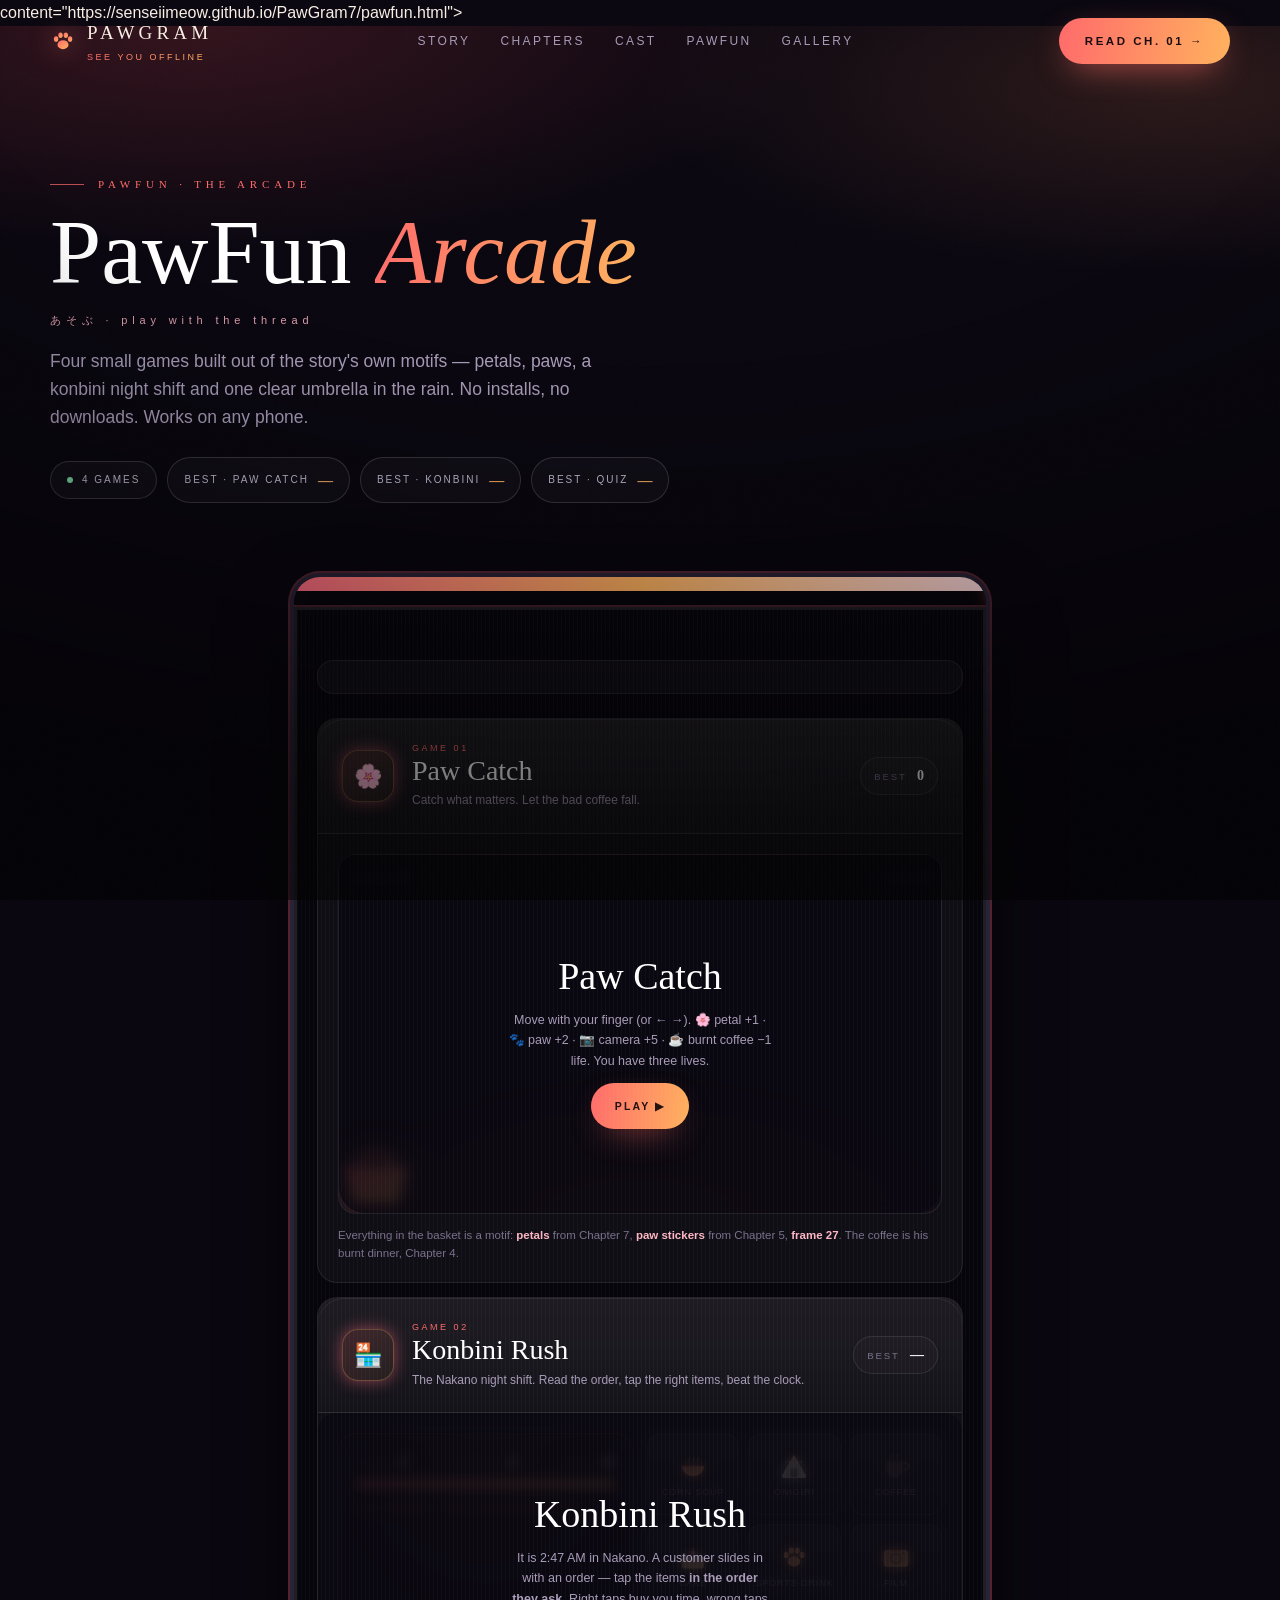
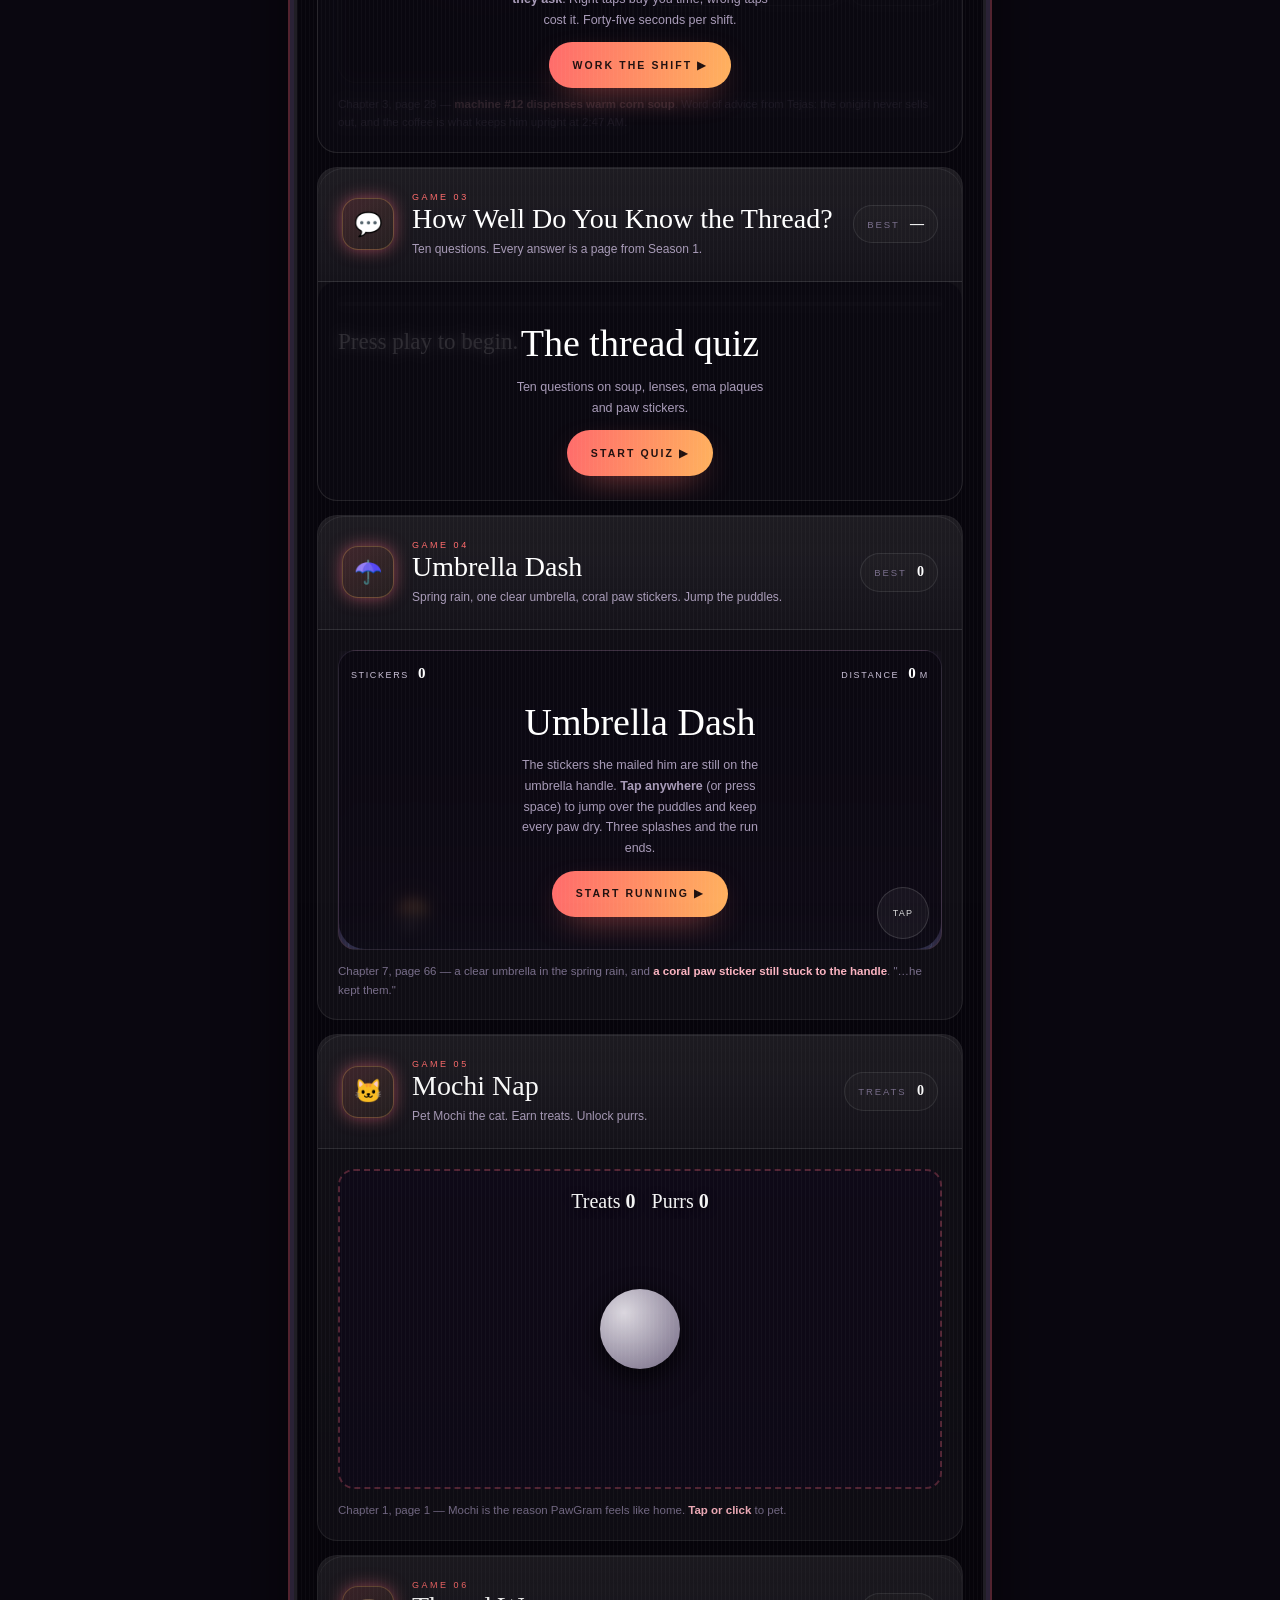
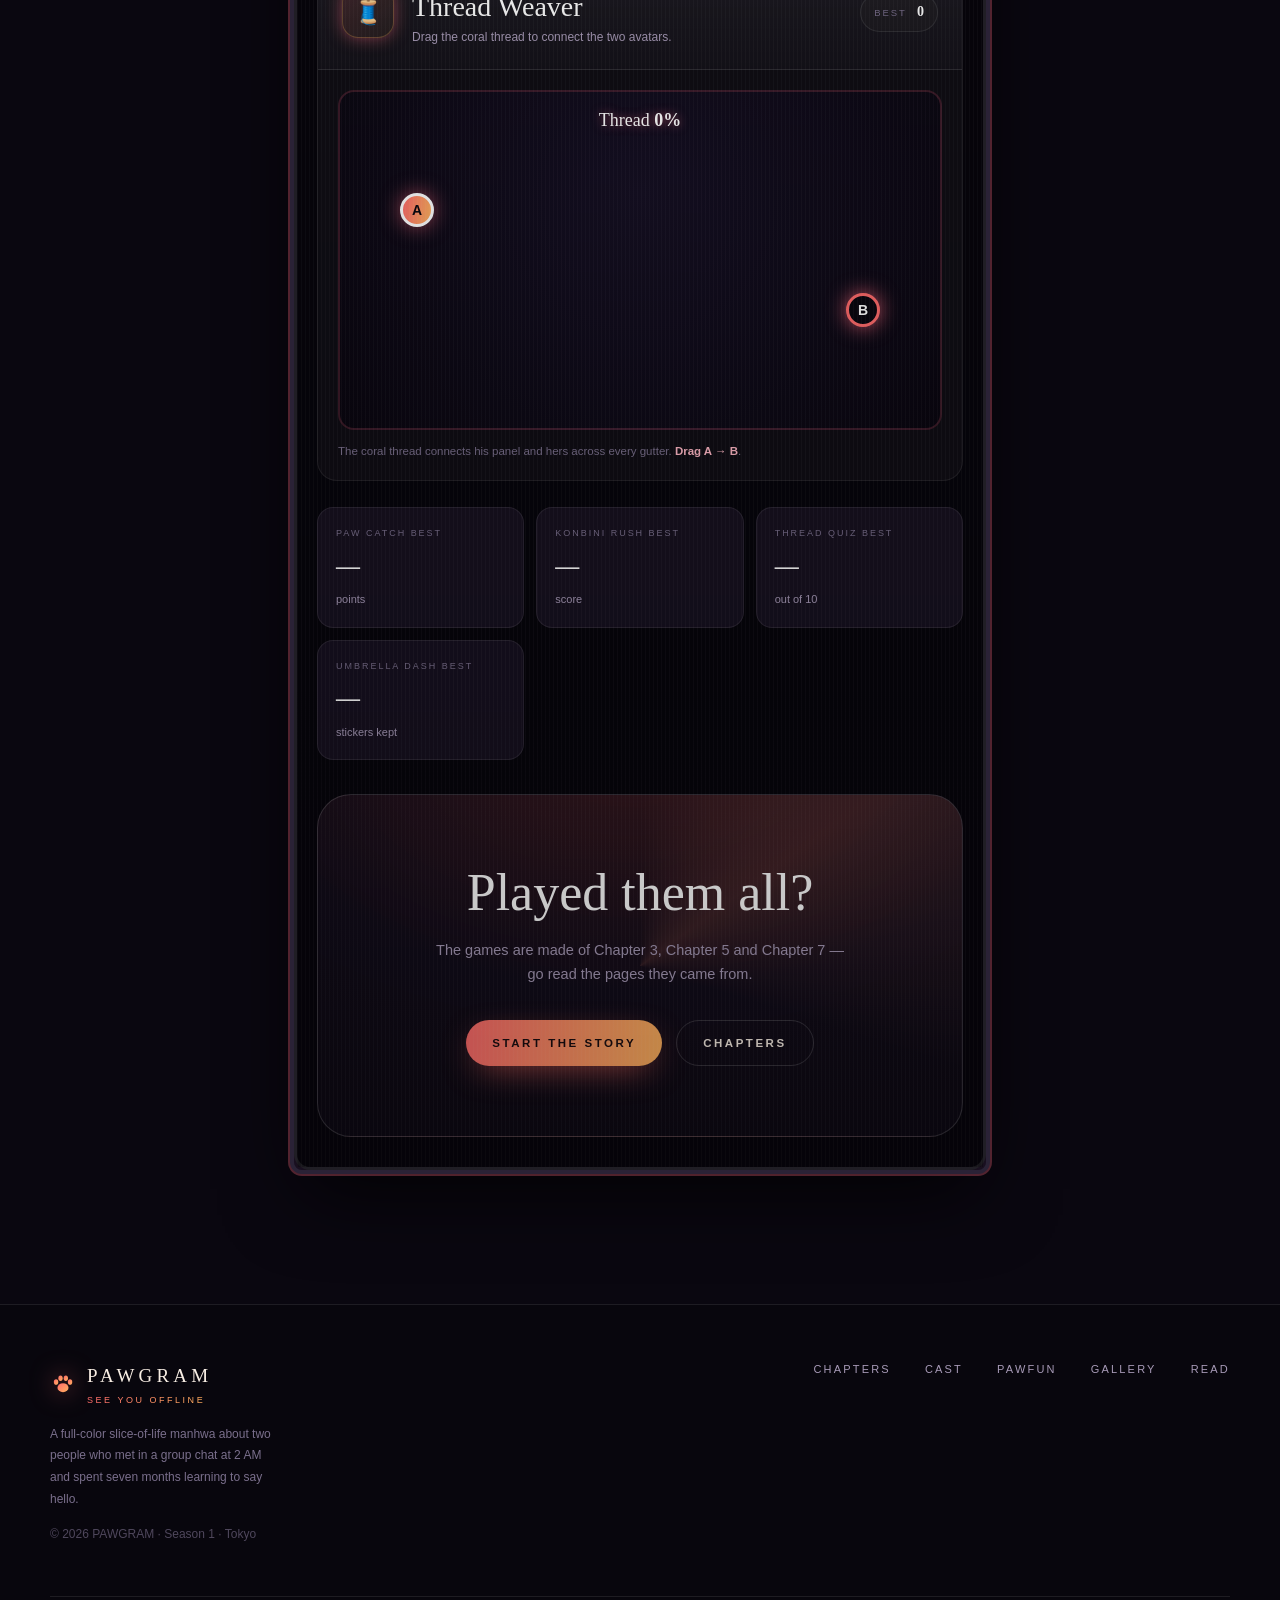
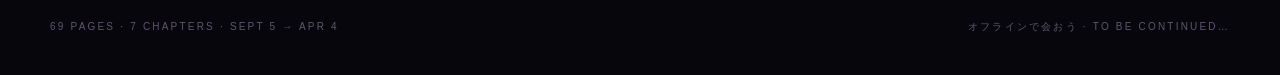
<file: pawfun.html>
<!DOCTYPE html>
<html lang="en"><head><meta charset="utf-8">
<meta name="viewport" content="width=device-width,initial-scale=1,viewport-fit=cover">
<title>PawFun — PAWGRAM · See You Offline</title>
<meta name="description" content="PAWGRAM — SEE YOU OFFLINE, a full-color manhwa about two strangers, seven months of messages, and one day under the sakura.">
<meta property="og:title" content="PawFun — PAWGRAM · See You Offline">
<meta property="og:description" content="PawFun arcade — 4 mini-games: Paw Catch, Konbini Rush, Thread Quiz, Umbrella Dash.">
<meta property="og:type" content="website">
<meta property="og:image" content="https://senseiimeow.github.io/PawGram7/art/logo-512.png">
<meta property="og:url" content="https://senseiimeow.github.io/PawGram7/pawfun.html">
<meta property="og:image:alt" content="PawFun — PAWGRAM · See You Offline">
content="https://senseiimeow.github.io/PawGram7/pawfun.html">
<meta name="twitter:card" content="summary_large_image">
<meta name="twitter:title" content="PawFun — PAWGRAM · See You Offline">
<meta name="twitter:description" content="PawFun arcade — 4 mini-games: Paw Catch, Konbini Rush, Thread Quiz, Umbrella Dash.">
<meta name="twitter:image" content="https://senseiimeow.github.io/PawGram7/art/logo-512.png">
<meta name="theme-color" content="#0a0710">
<meta name="color-scheme" content="dark">
<meta name="mobile-web-app-capable" content="yes">
<meta name="apple-mobile-web-app-capable" content="yes">
<meta name="apple-mobile-web-app-status-bar-style" content="black-translucent">
<meta name="apple-mobile-web-app-title" content="PAWGRAM">
<link rel="manifest" href="manifest.webmanifest">
<link rel="icon" href="data:image/svg+xml,%3Csvg xmlns='http://www.w3.org/2000/svg' viewBox='0 0 24 24'%3E%3Cdefs%3E%3ClinearGradient id='g' x1='0' y1='0' x2='1' y2='1'%3E%3Cstop offset='0' stop-color='%23ff6b6b'/%3E%3Cstop offset='1' stop-color='%23ffb25e'/%3E%3C/linearGradient%3E%3C/defs%3E%3Cellipse cx='12' cy='15.4' rx='5.1' ry='4.1' fill='url(%23g)'/%3E%3Cellipse cx='5.6' cy='10.2' rx='2.05' ry='2.6' fill='url(%23g)'/%3E%3Cellipse cx='9.7' cy='6.6' rx='2' ry='2.55' fill='url(%23g)'/%3E%3Cellipse cx='14.6' cy='6.6' rx='2' ry='2.55' fill='url(%23g)'/%3E%3Cellipse cx='18.5' cy='10.2' rx='2.05' ry='2.6' fill='url(%23g)'/%3E%3C/svg%3E">
<link rel="apple-touch-icon" href="art/apple-touch-icon.png">
<link rel="apple-touch-icon" href="art/apple-touch-icon.png">
<link rel="preconnect" href="https://fonts.googleapis.com">
<link rel="preconnect" href="https://fonts.gstatic.com" crossorigin>
<link href="https://fonts.googleapis.com/css2?family=Bubblegum+Sans&family=Inter:wght@400;600;800&family=Noto+Sans+JP:wght@400;700&display=swap" rel="stylesheet">
<link rel="stylesheet" href="pawgram.css">
<link rel="stylesheet" href="pawfun.css">
</head>
<body>
<div id="loader">
  <div class="lglow"></div>
  <div class="lstage">
    <div class="lorbit">
      <svg class="lring" viewBox="0 0 168 168" aria-hidden="true">
        <defs><linearGradient id="lgrad" x1="0" y1="0" x2="1" y2="1">
          <stop offset="0" stop-color="#ff6b6b"/><stop offset="0.55" stop-color="#ffb25e"/>
          <stop offset="1" stop-color="#ffb7c5"/></linearGradient></defs>
        <circle class="bg" cx="84" cy="84" r="80"/>
        <circle id="lring" class="fg" cx="84" cy="84" r="80"/>
      </svg>
      <span class="lpaw2"><svg width="26" height="26" viewBox="0 0 24 24" fill="none" aria-hidden="true">
  <defs><linearGradient id="pg" x1="0" y1="0" x2="1" y2="1">
    <stop offset="0" stop-color="#ff6b6b"/><stop offset="1" stop-color="#ffb25e"/></linearGradient></defs>
  <ellipse cx="12" cy="15.4" rx="5.1" ry="4.1" fill="url(#pg)"/>
  <ellipse cx="5.6" cy="10.2" rx="2.05" ry="2.6" fill="url(#pg)"/>
  <ellipse cx="9.7" cy="6.6" rx="2" ry="2.55" fill="url(#pg)"/>
  <ellipse cx="14.6" cy="6.6" rx="2" ry="2.55" fill="url(#pg)"/>
  <ellipse cx="18.5" cy="10.2" rx="2.05" ry="2.6" fill="url(#pg)"/>
</svg></span><span class="lpaw2"><svg width="26" height="26" viewBox="0 0 24 24" fill="none" aria-hidden="true">
  <defs><linearGradient id="pg" x1="0" y1="0" x2="1" y2="1">
    <stop offset="0" stop-color="#ff6b6b"/><stop offset="1" stop-color="#ffb25e"/></linearGradient></defs>
  <ellipse cx="12" cy="15.4" rx="5.1" ry="4.1" fill="url(#pg)"/>
  <ellipse cx="5.6" cy="10.2" rx="2.05" ry="2.6" fill="url(#pg)"/>
  <ellipse cx="9.7" cy="6.6" rx="2" ry="2.55" fill="url(#pg)"/>
  <ellipse cx="14.6" cy="6.6" rx="2" ry="2.55" fill="url(#pg)"/>
  <ellipse cx="18.5" cy="10.2" rx="2.05" ry="2.6" fill="url(#pg)"/>
</svg></span>
      <div class="lpaw"><svg width="26" height="26" viewBox="0 0 24 24" fill="none" aria-hidden="true">
  <defs><linearGradient id="pg" x1="0" y1="0" x2="1" y2="1">
    <stop offset="0" stop-color="#ff6b6b"/><stop offset="1" stop-color="#ffb25e"/></linearGradient></defs>
  <ellipse cx="12" cy="15.4" rx="5.1" ry="4.1" fill="url(#pg)"/>
  <ellipse cx="5.6" cy="10.2" rx="2.05" ry="2.6" fill="url(#pg)"/>
  <ellipse cx="9.7" cy="6.6" rx="2" ry="2.55" fill="url(#pg)"/>
  <ellipse cx="14.6" cy="6.6" rx="2" ry="2.55" fill="url(#pg)"/>
  <ellipse cx="18.5" cy="10.2" rx="2.05" ry="2.6" fill="url(#pg)"/>
</svg></div>
    </div>
    <div class="lname"><span style="animation-delay:0.55s">P</span><span style="animation-delay:0.62s">A</span><span style="animation-delay:0.69s">W</span><span style="animation-delay:0.76s">G</span><span style="animation-delay:0.83s">R</span><span style="animation-delay:0.90s">A</span><span style="animation-delay:0.97s">M</span></div>
    <div class="lsub">See You Offline · Season 1</div>
    <div class="lbar"><i id="lbar"></i></div>
    <div class="lpct" id="lpct">0%</div>
  </div>
  <div class="ltip">オフラインで会おう · loading the city</div>
</div>
<div id="prog"></div><div id="spot"></div><div id="petals"></div>
<div id="lb"><span class="x">✕</span><img alt="Enlarged page" decoding="async"></div>
<style>/* =========================================================
   PAWGRAM  ·  SEE YOU OFFLINE — Season 1
   Design system + motion language
   ========================================================= */
:root{
  --ink:#0a0710; --ink2:#120d1a; --card:#171120; --card2:#1e1629;
  --line:rgba(255,255,255,.09); --line2:rgba(255,255,255,.16);
  --coral:#ff6b6b; --amber:#ffb25e; --sakura:#ffb7c5; --plum:#8c2f39;
  --cream:#f8eee4; --mute:#a89bb8; --mute2:#7a6f8c;
  --grad:linear-gradient(100deg,var(--coral),var(--amber));
  --grad-soft:linear-gradient(135deg,rgba(255,107,107,.16),rgba(255,178,94,.06));
  --display:Georgia,"Times New Roman",serif;
  --sans:"Helvetica Neue",Helvetica,Arial,sans-serif;
  --r:18px;
  --ease:cubic-bezier(.19,1,.22,1);
}
*{margin:0;padding:0;box-sizing:border-box}
html{scroll-behavior:smooth}
body{
  background:var(--ink); color:var(--cream); font-family:var(--sans);
  -webkit-font-smoothing:antialiased; overflow-x:hidden; line-height:1.6;
}
::selection{background:rgba(255,107,107,.35);color:#fff}
img{max-width:100%;display:block}
a{color:inherit;text-decoration:none}
button{font:inherit;color:inherit;background:none;border:0;cursor:pointer}

/* ---------- grain + vignette ---------- */
body::before{
  content:"";position:fixed;inset:0;z-index:9;pointer-events:none;opacity:.05;
  background-image:url("data:image/svg+xml,%3Csvg xmlns='http://www.w3.org/2000/svg' width='160' height='160'%3E%3Cfilter id='n'%3E%3CfeTurbulence type='fractalNoise' baseFrequency='.85' numOctaves='3'/%3E%3C/filter%3E%3Crect width='160' height='160' filter='url(%23n)' opacity='.55'/%3E%3C/svg%3E");
  mix-blend-mode:overlay;
}
body::after{
  content:"";position:fixed;inset:0;z-index:8;pointer-events:none;
  background:radial-gradient(120% 90% at 50% 0%,transparent 45%,rgba(0,0,0,.55) 100%);
}

/* ---------- scroll progress ---------- */
#prog{position:fixed;top:0;left:0;height:2px;width:0;z-index:60;background:var(--grad);
  box-shadow:0 0 18px rgba(255,140,110,.8)}

/* ---------- cursor spotlight ---------- */
#spot{position:fixed;width:640px;height:640px;left:0;top:0;z-index:7;pointer-events:none;
  border-radius:50%;opacity:0;transition:opacity .6s;
  background:radial-gradient(circle,rgba(255,140,110,.10),rgba(255,178,94,.05) 40%,transparent 68%);
  transform:translate(-50%,-50%)}

/* ---------- shared layout ---------- */
.wrap{width:min(1180px,calc(100% - 44px));margin:0 auto;position:relative;z-index:2}
section{position:relative}
.kicker{font-size:11px;letter-spacing:.44em;text-transform:uppercase;color:var(--coral);
  display:flex;align-items:center;gap:14px}
.kicker::before{content:"";width:34px;height:1px;background:var(--coral);opacity:.7}
h2.big{font-family:var(--display);font-weight:400;font-size:clamp(30px,4.6vw,58px);
  line-height:1.05;letter-spacing:-.01em;margin:18px 0 0;color:#fff}
h2.big em{font-style:italic;background:var(--grad);-webkit-background-clip:text;background-clip:text;
  -webkit-text-fill-color:transparent}
.lede{color:var(--mute);font-size:clamp(15px,1.5vw,17.5px);max-width:62ch;margin-top:18px}

/* reveal on scroll */
.rv{opacity:0;transform:translateY(34px);filter:blur(6px);
  transition:opacity 1s var(--ease),transform 1.1s var(--ease),filter .9s var(--ease)}
.rv.in{opacity:1;transform:none;filter:blur(0)}
.rv.d1{transition-delay:.08s}.rv.d2{transition-delay:.16s}.rv.d3{transition-delay:.24s}
.rv.d4{transition-delay:.32s}.rv.d5{transition-delay:.4s}.rv.d6{transition-delay:.48s}

/* ---------- nav ---------- */
header.nav{position:fixed;top:0;left:0;right:0;z-index:50;padding:18px 0;
  transition:background .5s,backdrop-filter .5s,padding .5s,border-color .5s;
  border-bottom:1px solid transparent}
header.nav.solid{background:rgba(10,7,16,.72);backdrop-filter:blur(18px) saturate(1.4);
  border-bottom-color:var(--line);padding:12px 0}
.navin{display:flex;align-items:center;justify-content:space-between;gap:20px}
.logo{display:flex;align-items:center;gap:11px;font-family:var(--display);font-size:19px;
  letter-spacing:.22em;text-transform:uppercase}
.logo svg{flex:none;filter:drop-shadow(0 0 12px rgba(255,120,110,.55))}
.logo b{font-weight:400;background:var(--grad);-webkit-background-clip:text;background-clip:text;
  -webkit-text-fill-color:transparent;letter-spacing:.28em;font-size:9px;display:block;
  margin-top:2px;font-family:var(--sans)}
.navlinks{display:flex;gap:30px;font-size:12px;letter-spacing:.2em;text-transform:uppercase;color:var(--mute)}
.navlinks a{position:relative;padding:6px 0;transition:color .35s}
.navlinks a::after{content:"";position:absolute;left:0;bottom:0;height:1px;width:0;
  background:var(--grad);transition:width .45s var(--ease)}
.navlinks a:hover{color:#fff}.navlinks a:hover::after{width:100%}
.btn{display:inline-flex;align-items:center;gap:10px;padding:13px 26px;border-radius:999px;
  font-size:11.5px;letter-spacing:.22em;text-transform:uppercase;font-weight:600;
  background:var(--grad);color:#1a0d10;position:relative;overflow:hidden;
  box-shadow:0 10px 34px -12px rgba(255,110,100,.85);transition:transform .4s var(--ease),box-shadow .4s}
.btn::after{content:"";position:absolute;inset:0;background:linear-gradient(100deg,transparent 30%,rgba(255,255,255,.55),transparent 70%);
  transform:translateX(-130%);transition:transform .8s var(--ease)}
.btn:hover{transform:translateY(-2px) scale(1.02);box-shadow:0 16px 44px -12px rgba(255,110,100,.95)}
.btn:hover::after{transform:translateX(130%)}
.btn.ghost{background:transparent;color:var(--cream);border:1px solid var(--line2);box-shadow:none}
.btn.ghost:hover{border-color:rgba(255,178,94,.6);color:#fff;box-shadow:0 0 30px -8px rgba(255,178,94,.5)}
@media(max-width:900px){.navlinks{display:none}}

/* =========================================================
   HERO
   ========================================================= */
.hero{min-height:100svh;display:flex;align-items:center;overflow:hidden;
  background:radial-gradient(120% 80% at 70% 10%,#2a1830 0%,#150f1f 45%,#0a0710 80%)}
#tokyo{position:absolute;inset:0;width:100%;height:100%;z-index:0}
.hero .wrap{display:grid;grid-template-columns:1.08fr .92fr;gap:40px;align-items:center;
  padding:120px 0 80px;z-index:3}
.hero-txt{max-width:640px}
.hero h1{font-family:var(--display);font-weight:400;line-height:.92;letter-spacing:-.02em;
  font-size:clamp(48px,8.4vw,112px);margin:22px 0 0;color:#fff}
.hero h1 span{display:block;opacity:0;transform:translateY(60px) rotateX(40deg);filter:blur(14px);
  animation:popTitle 1.25s var(--ease) forwards}
.hero h1 span:nth-child(1){animation-delay:.15s}
.hero h1 span:nth-child(2){animation-delay:.34s;
  background:linear-gradient(100deg,#ff8a7a,#ffb25e 45%,#ffb7c5);
  -webkit-background-clip:text;background-clip:text;-webkit-text-fill-color:transparent}
@keyframes popTitle{to{opacity:1;transform:none;filter:blur(0)}}
.hero .jp{font-size:13px;letter-spacing:.5em;color:var(--sakura);opacity:.85;margin-top:20px;
  animation:fadeUp 1.2s .7s var(--ease) both}
@keyframes fadeUp{from{opacity:0;transform:translateY(16px)}to{opacity:1;transform:none}}
.hero .logline{color:#d6cbdc;font-size:clamp(14px,1.5vw,17px);line-height:1.75;margin-top:22px;
  max-width:52ch;animation:fadeUp 1.2s .85s var(--ease) both}
.hero .logline b{color:#fff;font-weight:600}
.hero-cta{display:flex;gap:14px;flex-wrap:wrap;margin-top:34px;
  animation:fadeUp 1.2s 1s var(--ease) both}
.hero-stats{display:flex;gap:34px;margin-top:44px;animation:fadeUp 1.2s 1.15s var(--ease) both;
  border-top:1px solid var(--line);padding-top:22px;max-width:520px}
.hero-stats div span{display:block;font-family:var(--display);font-size:28px;color:#fff;line-height:1}
.hero-stats div b{font-size:10px;letter-spacing:.26em;text-transform:uppercase;color:var(--mute2);
  font-weight:400;display:block;margin-top:7px}

/* phone mock */
.phonestage{position:relative;display:grid;place-items:center;animation:float 9s ease-in-out infinite}
@keyframes float{0%,100%{transform:translateY(0)}50%{transform:translateY(-18px)}}
.phone{width:min(320px,78vw);aspect-ratio:9/18.6;border-radius:42px;position:relative;
  background:linear-gradient(160deg,#2a2233,#100c18);padding:11px;
  box-shadow:0 40px 90px -30px rgba(0,0,0,.95),0 0 0 1px rgba(255,255,255,.11),
             inset 0 1px 0 rgba(255,255,255,.14);transform:rotate(-4deg)}
.phone::before{content:"";position:absolute;inset:-40px;border-radius:60px;z-index:-1;
  background:radial-gradient(circle at 50% 40%,rgba(255,110,100,.28),transparent 68%);filter:blur(26px)}
.screen{width:100%;height:100%;border-radius:32px;overflow:hidden;background:#0f0b15;
  display:flex;flex-direction:column;position:relative}
.notch{position:absolute;top:8px;left:50%;transform:translateX(-50%);width:76px;height:17px;
  background:#08060c;border-radius:12px;z-index:5}
.chatbar{display:flex;align-items:center;gap:10px;padding:26px 14px 12px;
  border-bottom:1px solid rgba(255,255,255,.07);background:rgba(23,17,32,.92);backdrop-filter:blur(8px)}
.avatar{width:32px;height:32px;border-radius:50%;background:var(--grad);display:grid;place-items:center;
  font-size:12px;color:#1a0d10;font-weight:700;flex:none;box-shadow:0 0 0 2px rgba(255,183,197,.35)}
.chatbar .who{font-size:11.5px;letter-spacing:.06em}
.chatbar .who small{display:block;font-size:9px;color:#7ad6a2;letter-spacing:.14em;margin-top:1px}
.chatbar .who small::before{content:"●";font-size:7px;margin-right:5px;animation:blink 2s infinite}
@keyframes blink{50%{opacity:.25}}
.chatlog{padding:14px 12px;display:flex;flex-direction:column;gap:8px;flex:1;overflow:hidden}
.msg{max-width:80%;font-size:11.5px;line-height:1.5;padding:9px 12px;border-radius:15px;
  opacity:0;transform:translateY(10px) scale(.96);animation:msgIn .6s var(--ease) forwards}
@keyframes msgIn{to{opacity:1;transform:none}}
.msg.them{background:#241c2f;color:#e8dfef;border-bottom-left-radius:5px;align-self:flex-start}
.msg.me{background:linear-gradient(100deg,var(--coral),var(--amber));color:#2a1214;font-weight:600;
  border-bottom-right-radius:5px;align-self:flex-end}
.msg small{display:block;font-size:8px;letter-spacing:.16em;opacity:.55;margin-top:4px;font-weight:400}
.typing{display:flex;gap:4px;padding:10px 13px;background:#241c2f;border-radius:15px;
  align-self:flex-start;width:fit-content;opacity:0;animation:msgIn .5s forwards}
.typing i{width:5px;height:5px;border-radius:50%;background:#a394b5;animation:tp 1.2s infinite}
.typing i:nth-child(2){animation-delay:.18s}.typing i:nth-child(3){animation-delay:.36s}
@keyframes tp{0%,60%,100%{opacity:.3;transform:translateY(0)}30%{opacity:1;transform:translateY(-3px)}}
.chatinput{margin:0 10px 12px;padding:9px 12px;border-radius:999px;background:#1d1628;
  border:1px solid rgba(255,255,255,.08);font-size:10px;color:#6f6480;display:flex;
  justify-content:space-between;align-items:center}
.chatinput b{width:20px;height:20px;border-radius:50%;background:var(--grad);display:grid;place-items:center;
  font-size:10px;color:#241014}
.float-tag{position:absolute;padding:8px 14px;border-radius:999px;font-size:10px;letter-spacing:.2em;
  text-transform:uppercase;background:rgba(23,17,32,.82);border:1px solid var(--line2);
  backdrop-filter:blur(10px);white-space:nowrap;box-shadow:0 8px 24px -10px #000}
.float-tag.a{top:6%;left:-6%;animation:float 7s ease-in-out infinite}
.float-tag.b{bottom:12%;right:-4%;animation:float 8.5s .8s ease-in-out infinite;color:var(--amber)}
.float-tag.c{top:44%;right:-12%;animation:float 10s .4s ease-in-out infinite;color:var(--sakura)}
@media(max-width:980px){
  .hero .wrap{grid-template-columns:1fr;padding-top:110px}
  .phonestage{margin-top:26px}.float-tag.c{display:none}
}
.scrollcue{position:absolute;bottom:26px;left:50%;transform:translateX(-50%);z-index:4;
  font-size:9.5px;letter-spacing:.42em;text-transform:uppercase;color:var(--mute2);
  display:grid;justify-items:center;gap:10px}
.scrollcue i{width:1px;height:44px;background:linear-gradient(var(--coral),transparent);position:relative;overflow:hidden}
.scrollcue i::after{content:"";position:absolute;top:-44px;left:0;width:1px;height:44px;
  background:var(--sakura);animation:cue 2.2s infinite}
@keyframes cue{to{top:44px}}

/* ---------- marquee ---------- */
.marquee{border-block:1px solid var(--line);background:linear-gradient(90deg,rgba(255,107,107,.05),rgba(255,178,94,.03));
  padding:16px 0;overflow:hidden;position:relative;z-index:3}
.mtrack{display:flex;gap:44px;width:max-content;animation:slide 38s linear infinite}
.marquee:hover .mtrack{animation-play-state:paused}
.mtrack span{font-family:var(--display);font-size:15px;letter-spacing:.34em;text-transform:uppercase;
  color:#b9aec9;display:flex;align-items:center;gap:44px;white-space:nowrap}
.mtrack span::after{content:"✦";color:var(--coral);font-size:11px}
@keyframes slide{to{transform:translateX(-50%)}}

/* ---------- about / numbers ---------- */
.about{padding:110px 0 90px}
.aboutgrid{display:grid;grid-template-columns:1fr 1fr;gap:60px;align-items:start}
.numbers{display:grid;grid-template-columns:1fr 1fr;gap:14px}
.num{padding:24px;border:1px solid var(--line);border-radius:var(--r);background:var(--card);
  position:relative;overflow:hidden;transition:transform .5s var(--ease),border-color .5s}
.num:hover{transform:translateY(-4px);border-color:rgba(255,178,94,.4)}
.num::before{content:"";position:absolute;inset:0;background:var(--grad-soft);opacity:0;transition:opacity .5s}
.num:hover::before{opacity:1}
.num b{font-family:var(--display);font-size:38px;font-weight:400;color:#fff;display:block;line-height:1}
.num small{font-size:9.5px;letter-spacing:.24em;text-transform:uppercase;color:var(--mute2);
  display:block;margin-top:10px}
@media(max-width:900px){.aboutgrid{grid-template-columns:1fr;gap:40px}}

/* ---------- cast ---------- */
.cast{padding:40px 0 110px}
.castgrid{display:grid;grid-template-columns:1fr 1fr;gap:26px;margin-top:52px}
.pcard{position:relative;border-radius:26px;overflow:hidden;border:1px solid var(--line);
  background:var(--card);transition:transform .7s var(--ease),box-shadow .7s var(--ease),border-color .5s;
  will-change:transform}
.pcard:hover{border-color:rgba(255,178,94,.45);box-shadow:0 40px 80px -50px rgba(255,120,110,.8)}
.pcard .artwrap{position:relative;aspect-ratio:4/3.4;overflow:hidden}
.pcard img{width:100%;height:100%;object-fit:cover;object-position:50% 22%;
  transition:transform 1.2s var(--ease),filter .8s}
.pcard:hover img{transform:scale(1.06);filter:saturate(1.1)}
.pcard .artwrap::after{content:"";position:absolute;inset:0;
  background:linear-gradient(180deg,transparent 30%,rgba(10,7,16,.55) 70%,var(--card) 100%)}
.pcard .cbody{position:relative;padding:0 28px 28px;margin-top:-64px;z-index:2}
.pcard .role{font-size:10px;letter-spacing:.32em;text-transform:uppercase;color:var(--coral)}
.pcard h3{font-family:var(--display);font-size:40px;font-weight:400;line-height:1;margin:10px 0 4px}
.pcard .handle{font-size:11.5px;color:var(--amber);letter-spacing:.12em}
.pcard p{color:var(--mute);font-size:13.5px;margin-top:14px;line-height:1.7}
.specs{display:flex;flex-wrap:wrap;gap:8px;margin-top:16px}
.specs span{font-size:9.5px;letter-spacing:.16em;text-transform:uppercase;padding:6px 11px;
  border-radius:999px;border:1px solid var(--line);color:#c4b8d2;background:rgba(255,255,255,.02)}
.hbar{margin-top:20px}
.hbar .row{display:flex;align-items:center;gap:12px;margin-top:9px;font-size:10px;
  letter-spacing:.16em;text-transform:uppercase;color:var(--mute2)}
.hbar .track{flex:1;height:4px;border-radius:4px;background:rgba(255,255,255,.07);overflow:hidden}
.hbar .fill{height:100%;border-radius:4px;width:0;background:var(--grad);
  transition:width 1.6s var(--ease)}
.hbar.in .fill{width:var(--w)}
@media(max-width:820px){.castgrid{grid-template-columns:1fr}}

/* ---------- chat feature ---------- */
.chatsec{padding:110px 0;background:
  radial-gradient(80% 60% at 50% 0%,rgba(140,47,57,.22),transparent 70%);position:relative;overflow:hidden}
.chatsec .wrap{display:grid;grid-template-columns:.9fr 1.1fr;gap:56px;align-items:center}
.bubbles{display:flex;flex-direction:column;gap:12px;max-width:520px}
.bub{max-width:86%;padding:14px 18px;border-radius:18px;font-size:13.5px;line-height:1.6;
  border:1px solid var(--line);background:var(--card);color:#ded3e8;position:relative;
  opacity:0;transform:translateY(18px) scale(.97);transition:opacity .7s var(--ease),transform .7s var(--ease)}
.bub.in{opacity:1;transform:none}
.bub.me{align-self:flex-end;background:linear-gradient(100deg,rgba(255,107,107,.9),rgba(255,178,94,.85));
  color:#2b1214;border:0;font-weight:600;border-bottom-right-radius:6px}
.bub.them{border-bottom-left-radius:6px}
.bub .t{display:block;font-size:9px;letter-spacing:.18em;opacity:.5;margin-top:7px;font-weight:400}
@media(max-width:900px){.chatsec .wrap{grid-template-columns:1fr}}

/* ---------- chapters rail ---------- */
.chapters{padding:100px 0 40px}
.rail{display:flex;gap:18px;overflow-x:auto;padding:44px 0 26px;scroll-snap-type:x mandatory;
  scrollbar-width:thin;scrollbar-color:rgba(255,178,94,.5) transparent}
.rail::-webkit-scrollbar{height:4px}
.rail::-webkit-scrollbar-thumb{background:rgba(255,178,94,.5);border-radius:4px}
.chip{flex:0 0 300px;scroll-snap-align:center;border-radius:22px;padding:24px;position:relative;
  overflow:hidden;border:1px solid var(--line);background:var(--card);
  transition:transform .55s var(--ease),border-color .5s;display:flex;flex-direction:column;
  min-height:330px;isolation:isolate}
.chip:hover{transform:translateY(-8px);border-color:rgba(255,255,255,.24)}
.chip .wash{position:absolute;inset:0;z-index:-1;opacity:.2;transition:opacity .6s,transform .9s var(--ease);
  background:var(--wash)}
.chip:hover .wash{opacity:.34;transform:scale(1.08)}
.chip .pgnum{font-family:var(--display);font-size:13px;letter-spacing:.3em;color:#fff;opacity:.8}
.chip h4{font-family:var(--display);font-size:30px;font-weight:400;line-height:1.05;margin:14px 0 8px}
.chip .when{font-size:9.5px;letter-spacing:.24em;text-transform:uppercase;color:var(--sakura);opacity:.9}
.chip p{font-size:12.5px;color:#c9bfd6;line-height:1.65;margin-top:12px;flex:1}
.chip .go{display:inline-flex;align-items:center;gap:8px;font-size:10.5px;letter-spacing:.24em;
  text-transform:uppercase;margin-top:16px;color:var(--amber);transition:gap .4s}
.chip:hover .go{gap:14px}
.chip .thumb{position:absolute;right:-18px;bottom:-18px;width:130px;border-radius:12px;opacity:.28;
  transform:rotate(-7deg);transition:opacity .6s,transform .8s var(--ease);box-shadow:0 20px 40px -20px #000}
.chip:hover .thumb{opacity:.5;transform:rotate(-3deg) scale(1.05)}
.railnote{font-size:11px;letter-spacing:.22em;text-transform:uppercase;color:var(--mute2);margin-top:6px}

/* ---------- motifs ---------- */
.motifs{padding:110px 0}
.motifgrid{display:grid;grid-template-columns:repeat(auto-fit,minmax(230px,1fr));gap:14px;margin-top:48px}
.motif{padding:26px 22px;border-radius:18px;border:1px solid var(--line);background:
  linear-gradient(180deg,rgba(255,255,255,.028),transparent);position:relative;overflow:hidden;
  transition:transform .5s var(--ease),border-color .4s,background .5s}
.motif:hover{transform:translateY(-5px);border-color:rgba(255,183,197,.4)}
.motif .ic{font-size:22px;display:block;margin-bottom:14px;filter:drop-shadow(0 0 14px rgba(255,150,140,.5))}
.motif b{display:block;font-family:var(--display);font-size:18px;font-weight:400;color:#fff;margin-bottom:8px}
.motif small{color:var(--mute);font-size:12.5px;line-height:1.6;display:block}
.motif::after{content:"";position:absolute;width:120px;height:120px;right:-50px;top:-50px;border-radius:50%;
  background:radial-gradient(circle,rgba(255,107,107,.35),transparent 70%);opacity:0;transition:opacity .5s}
.motif:hover::after{opacity:1}

/* ---------- gallery ---------- */
.gallery{padding:70px 0 110px}
.gal{columns:3;column-gap:14px;margin-top:46px}
.gitem{break-inside:avoid;margin-bottom:14px;border-radius:16px;overflow:hidden;position:relative;
  border:1px solid var(--line);cursor:zoom-in}
.gitem img{width:100%;transition:transform 1s var(--ease),filter .6s}
.gitem:hover img{transform:scale(1.05);filter:brightness(.78)}
.gitem figcaption{position:absolute;left:0;right:0;bottom:0;padding:22px 16px 14px;
  font-size:9.5px;letter-spacing:.22em;text-transform:uppercase;color:#fff;
  background:linear-gradient(transparent,rgba(0,0,0,.8));opacity:0;transform:translateY(10px);
  transition:opacity .5s,transform .5s var(--ease)}
.gitem:hover figcaption{opacity:1;transform:none}
@media(max-width:900px){.gal{columns:2}}
@media(max-width:560px){.gal{columns:1}}

/* ---------- lightbox ---------- */
#lb{position:fixed;inset:0;z-index:80;background:rgba(6,4,10,.92);backdrop-filter:blur(14px);
  display:grid;place-items:center;padding:30px;opacity:0;pointer-events:none;transition:opacity .45s}
#lb.on{opacity:1;pointer-events:auto}
#lb img{max-height:88vh;width:auto;border-radius:14px;box-shadow:0 40px 120px -30px #000;
  transform:scale(.94);transition:transform .55s var(--ease)}
#lb.on img{transform:none}
#lb .x{position:absolute;top:22px;right:26px;font-size:26px;color:#fff;opacity:.7}
#lb .x:hover{opacity:1}

/* ---------- quote ---------- */
.quote{padding:120px 0;text-align:center;position:relative;overflow:hidden}
.quote::before{content:"";position:absolute;width:700px;height:700px;left:50%;top:50%;
  transform:translate(-50%,-50%);border-radius:50%;
  background:radial-gradient(circle,rgba(140,47,57,.3),transparent 65%);filter:blur(30px)}
.quote blockquote{font-family:var(--display);font-style:italic;font-size:clamp(24px,3.6vw,46px);
  line-height:1.3;color:#fff;max-width:20ch;margin:0 auto;position:relative}
.quote blockquote em{background:var(--grad);-webkit-background-clip:text;background-clip:text;
  -webkit-text-fill-color:transparent;font-style:normal}
.quote cite{display:block;margin-top:26px;font-size:10.5px;letter-spacing:.34em;
  text-transform:uppercase;color:var(--mute2);font-style:normal}

/* ---------- CTA ---------- */
.cta{padding:20px 0 120px}
.ctabox{border-radius:34px;padding:70px 44px;text-align:center;position:relative;overflow:hidden;
  border:1px solid var(--line2);
  background:radial-gradient(120% 140% at 50% -20%,rgba(255,107,107,.22),rgba(20,14,28,.9) 55%,#0d0913)}
.ctabox::before{content:"";position:absolute;inset:-50%;background:
  conic-gradient(from 0deg,transparent,rgba(255,140,110,.14),transparent 30%);
  animation:spin 16s linear infinite}
@keyframes spin{to{transform:rotate(360deg)}}
.ctabox > *{position:relative}
.ctabox h2{font-family:var(--display);font-size:clamp(28px,4.4vw,52px);font-weight:400;line-height:1.08;color:#fff}
.ctabox p{color:var(--mute);margin:18px auto 0;max-width:52ch;font-size:14.5px}
.ctabox .row{display:flex;gap:14px;justify-content:center;flex-wrap:wrap;margin-top:34px}

/* ---------- footer ---------- */
footer.site{border-top:1px solid var(--line);padding:56px 0 40px;background:#08060d}
.fgrid{display:flex;justify-content:space-between;gap:40px;flex-wrap:wrap;align-items:flex-start}
.fgrid p{color:var(--mute2);font-size:12px;max-width:34ch;line-height:1.8}
.flinks{display:flex;gap:34px;flex-wrap:wrap;font-size:11px;letter-spacing:.2em;
  text-transform:uppercase;color:var(--mute)}
.flinks a:hover{color:var(--amber)}
.fbot{margin-top:40px;padding-top:22px;border-top:1px solid var(--line);display:flex;
  justify-content:space-between;gap:20px;flex-wrap:wrap;font-size:10px;letter-spacing:.22em;
  text-transform:uppercase;color:#5f566e}

/* ---------- petals layer ---------- */
#petals{position:fixed;inset:0;z-index:6;pointer-events:none;overflow:hidden}
#petals i{position:absolute;top:-24px;width:11px;height:11px;background:var(--sakura);
  border-radius:11px 2px 11px 2px;opacity:.5;animation:fall linear infinite}
@keyframes fall{
  0%{transform:translate3d(0,0,0) rotate(0deg);opacity:0}
  10%{opacity:.55}
  100%{transform:translate3d(60px,105vh,0) rotate(520deg);opacity:0}
}

/* ---------- sub-page hero ---------- */
.phero{padding:170px 0 60px;position:relative;overflow:hidden;
  background:radial-gradient(90% 70% at 20% 0%,rgba(140,47,57,.3),transparent 60%),
             radial-gradient(80% 60% at 90% 10%,rgba(255,140,90,.12),transparent 60%)}
.phero h1{font-family:var(--display);font-size:clamp(38px,7vw,86px);font-weight:400;line-height:.95;
  margin:18px 0 0;color:#fff}
.phero h1 em{font-style:italic;background:var(--grad);-webkit-background-clip:text;
  background-clip:text;-webkit-text-fill-color:transparent}

/* ---------- chapter list page ---------- */
.chrow{display:grid;grid-template-columns:88px 1fr 190px;gap:26px;align-items:center;
  padding:30px 26px;border:1px solid var(--line);border-radius:20px;margin-bottom:12px;
  background:var(--card);position:relative;overflow:hidden;
  transition:transform .5s var(--ease),border-color .4s}
.chrow:hover{transform:translateX(6px);border-color:rgba(255,255,255,.22)}
.chrow .wash{position:absolute;inset:0;z-index:0;opacity:.16;background:var(--wash);
  transition:opacity .5s}
.chrow:hover .wash{opacity:.3}
.chrow > *{position:relative;z-index:1}
.chrow .n{font-family:var(--display);font-size:44px;color:#fff;opacity:.9;line-height:1}
.chrow h3{font-family:var(--display);font-size:26px;font-weight:400;color:#fff}
.chrow .when{font-size:9.5px;letter-spacing:.24em;text-transform:uppercase;color:var(--sakura);margin-top:5px}
.chrow p{color:var(--mute);font-size:13px;margin-top:9px;line-height:1.6;max-width:60ch}
.chrow .end{text-align:right}
.chrow .end small{display:block;font-size:9.5px;letter-spacing:.2em;color:var(--mute2);
  text-transform:uppercase;margin-bottom:10px}
@media(max-width:760px){.chrow{grid-template-columns:56px 1fr;gap:16px}
  .chrow .end{grid-column:1/-1;text-align:left}.chrow .n{font-size:32px}}

/* ---------- character page ---------- */
.chcard{display:grid;grid-template-columns:.85fr 1.15fr;gap:44px;align-items:center;
  padding:40px 0;border-bottom:1px solid var(--line)}
.chcard:last-child{border-bottom:0}
.chcard .img{border-radius:22px;overflow:hidden;border:1px solid var(--line);position:relative}
.chcard .img img{width:100%;transition:transform 1.1s var(--ease)}
.chcard:hover .img img{transform:scale(1.04)}
.chcard h3{font-family:var(--display);font-size:clamp(30px,4.4vw,52px);font-weight:400;line-height:1;color:#fff}
.chcard .role{font-size:10px;letter-spacing:.3em;text-transform:uppercase;color:var(--coral);margin-bottom:10px}
.chcard p{color:var(--mute);margin-top:16px;font-size:14px;line-height:1.8;max-width:56ch}
.dl{display:grid;grid-template-columns:1fr 1fr;gap:10px 26px;margin-top:24px;font-size:12.5px}
.dl div{display:flex;justify-content:space-between;gap:12px;border-bottom:1px dashed rgba(255,255,255,.1);
  padding-bottom:8px}
.dl b{color:var(--mute2);font-weight:400;letter-spacing:.12em;text-transform:uppercase;font-size:9.5px}
.dl span{color:#e5dbea;text-align:right}
@media(max-width:820px){.chcard{grid-template-columns:1fr;gap:24px}}
.strays{display:grid;grid-template-columns:repeat(auto-fit,minmax(210px,1fr));gap:14px;margin-top:44px}
.stray{padding:22px;border-radius:16px;border:1px solid var(--line);background:var(--card);
  transition:transform .45s var(--ease),border-color .4s}
.stray:hover{transform:translateY(-5px);border-color:rgba(255,183,197,.4)}
.stray .h{font-size:12px;letter-spacing:.1em;color:var(--amber)}
.stray b{display:block;font-family:var(--display);font-size:21px;font-weight:400;margin:8px 0 6px}
.stray small{color:var(--mute);font-size:12px;line-height:1.6}
.swatches{display:flex;gap:10px;flex-wrap:wrap;margin-top:26px}
.sw{width:64px;text-align:center}
.sw i{display:block;height:44px;border-radius:10px;border:1px solid var(--line)}
.sw small{font-size:8.5px;letter-spacing:.12em;text-transform:uppercase;color:var(--mute2);margin-top:6px;display:block}

/* ---------- reduced motion ---------- */
@media(prefers-reduced-motion:reduce){
  *{animation-duration:.001s!important;animation-iteration-count:1!important;
    transition-duration:.001s!important;scroll-behavior:auto!important}
  .rv{opacity:1;transform:none;filter:none}
  .hero h1 span{opacity:1;transform:none;filter:none}
}

/* =========================================================
   FINISHING TOUCHES — intro curtain, typewriter, extras
   ========================================================= */
#intro{position:fixed;inset:0;z-index:95;background:#07050c;display:grid;place-items:center;
  transition:opacity .9s var(--ease),transform 1.1s var(--ease);overflow:hidden}
#intro.done{opacity:0;transform:scale(1.06);pointer-events:none}
#intro .mark{display:grid;place-items:center;gap:18px;text-align:center}
#intro svg{animation:breathe 2.4s ease-in-out infinite}
@keyframes breathe{0%,100%{transform:scale(1);filter:drop-shadow(0 0 10px rgba(255,110,100,.4))}
  50%{transform:scale(1.12);filter:drop-shadow(0 0 26px rgba(255,140,110,.85))}}
#intro .nm{font-family:var(--display);font-size:15px;letter-spacing:.62em;text-transform:uppercase;
  color:#fff;opacity:.9;padding-left:.62em}
#intro .ln{width:0;height:2px;background:var(--grad);border-radius:2px;animation:grow 1.15s .15s var(--ease) forwards}
@keyframes grow{to{width:170px}}
#intro .sub{font-size:8.5px;letter-spacing:.44em;text-transform:uppercase;color:#6d6382;opacity:0;
  animation:fadeUp .8s .9s both}
.tw{border-right:1.5px solid var(--coral);padding-right:2px;animation:caret 1s step-end infinite}
@keyframes caret{50%{border-color:transparent}}
.parallax{will-change:transform}
.badge{display:inline-flex;align-items:center;gap:8px;padding:7px 14px;border-radius:999px;
  font-size:9.5px;letter-spacing:.24em;text-transform:uppercase;border:1px solid rgba(255,183,197,.34);
  color:var(--sakura);background:rgba(255,183,197,.06);margin-bottom:16px}
.badge i{width:5px;height:5px;border-radius:50%;background:#7ad6a2;animation:blink 2s infinite}
.hoverglow{position:relative}
.hoverglow::after{content:"";position:absolute;inset:-1px;border-radius:inherit;pointer-events:none;
  opacity:0;transition:opacity .5s;box-shadow:0 0 0 1px rgba(255,178,94,.5),
  inset 0 0 40px -10px rgba(255,140,110,.5)}
.hoverglow:hover::after{opacity:1}

/* =========================================================
   LOADER 2.0 — premium paw orbit splash
   ========================================================= */
#loader{position:fixed;inset:0;z-index:99;display:grid;place-items:center;overflow:hidden;
  background:radial-gradient(120% 90% at 50% 42%,#241428 0%,#140d1c 46%,#07050c 100%);
  transition:opacity .75s var(--ease),visibility .75s}
#loader.gone{opacity:0;visibility:hidden}
#loader .lglow{position:absolute;width:min(720px,120vw);aspect-ratio:1;border-radius:50%;
  background:radial-gradient(circle,rgba(255,120,100,.22),rgba(255,178,94,.07) 42%,transparent 66%);
  filter:blur(28px);animation:lpulse 3.4s ease-in-out infinite}
@keyframes lpulse{0%,100%{transform:scale(.92);opacity:.7}50%{transform:scale(1.08);opacity:1}}
#loader .lstage{position:relative;display:grid;place-items:center;gap:0;text-align:center}
#loader .lorbit{position:relative;width:168px;height:168px;display:grid;place-items:center}
#loader svg.lring{position:absolute;inset:0;width:100%;height:100%;transform:rotate(-90deg)}
#loader svg.lring circle{fill:none;stroke-width:2;stroke-linecap:round}
#loader svg.lring .bg{stroke:rgba(255,255,255,.07)}
#loader svg.lring .fg{stroke:url(#lgrad);stroke-dasharray:502;stroke-dashoffset:502;
  filter:drop-shadow(0 0 8px rgba(255,130,110,.85));transition:stroke-dashoffset .35s linear}
#loader .lpaw{width:62px;height:62px;animation:lbreathe 2.6s ease-in-out infinite}
@keyframes lbreathe{0%,100%{transform:scale(1) rotate(-3deg);filter:drop-shadow(0 0 12px rgba(255,120,110,.55))}
  50%{transform:scale(1.09) rotate(3deg);filter:drop-shadow(0 0 30px rgba(255,150,120,.95))}}
#loader .lpaw2{position:absolute;left:50%;top:50%;width:15px;height:15px;opacity:.55;
  margin:-7.5px 0 0 -7.5px;animation:lorbit2 5.5s linear infinite}
#loader .lpaw2:nth-of-type(1){animation-delay:0s}
#loader .lpaw2:nth-of-type(2){animation-delay:-2.75s;width:10px;height:10px;opacity:.3;
  margin:-5px 0 0 -5px;animation-duration:7.5s}
@keyframes lorbit2{
  0%{transform:rotate(0deg) translateX(84px) rotate(0deg)}
  100%{transform:rotate(360deg) translateX(84px) rotate(-360deg)}}
#loader .lname{font-family:var(--display);font-size:clamp(26px,7vw,40px);letter-spacing:.42em;
  color:#fff;margin-top:30px;padding-left:.42em;display:flex;justify-content:center}
#loader .lname span{opacity:0;transform:translateY(14px);animation:lchar .6s var(--ease) forwards}
@keyframes lchar{to{opacity:1;transform:none}}
#loader .lsub{font-size:8.5px;letter-spacing:.52em;text-transform:uppercase;color:#8a7f9c;
  margin-top:14px;padding-left:.52em;opacity:0;animation:fadeUp .9s .55s both}
#loader .lbar{width:min(260px,64vw);height:2px;border-radius:2px;background:rgba(255,255,255,.09);
  margin-top:26px;overflow:hidden;position:relative}
#loader .lbar i{position:absolute;inset:0;width:0%;border-radius:2px;background:var(--grad);
  box-shadow:0 0 14px rgba(255,130,110,.9);transition:width .3s linear}
#loader .lpct{font-size:9px;letter-spacing:.36em;color:#6d6382;margin-top:14px;
  font-variant-numeric:tabular-nums}
#loader .ltip{position:absolute;bottom:34px;left:0;right:0;text-align:center;font-size:8.5px;
  letter-spacing:.4em;text-transform:uppercase;color:#4a4258;opacity:0;animation:fadeUp 1s 1.1s both}

/* =========================================================
   RESPONSIVE / ANDROID
   ========================================================= */
html{-webkit-text-size-adjust:100%}
body{-webkit-tap-highlight-color:transparent;overscroll-behavior-y:contain}
.hero{min-height:100vh;min-height:100svh}
img{height:auto}
.btn{min-height:46px}
@media(hover:none){#spot{display:none}}

/* nav: mobile drawer */
.burger{display:none;width:44px;height:44px;border-radius:12px;border:1px solid var(--line2);
  place-items:center;gap:4px;flex:none}
.burger i{display:block;width:16px;height:1.5px;background:var(--cream);border-radius:2px;
  transition:transform .4s var(--ease),opacity .3s}
.burger.open i:nth-child(1){transform:translateY(5.5px) rotate(45deg)}
.burger.open i:nth-child(2){opacity:0}
.burger.open i:nth-child(3){transform:translateY(-5.5px) rotate(-45deg)}
#drawer{position:fixed;inset:0;z-index:45;background:rgba(8,6,13,.96);backdrop-filter:blur(20px);
  display:grid;place-content:center;gap:6px;text-align:center;opacity:0;visibility:hidden;
  transition:opacity .4s var(--ease),visibility .4s}
#drawer.open{opacity:1;visibility:visible}
#drawer a{font-family:var(--display);font-size:clamp(28px,9vw,40px);padding:14px 30px;color:#efe9e2;
  opacity:0;transform:translateY(18px);transition:opacity .5s var(--ease),transform .5s var(--ease)}
#drawer.open a{opacity:1;transform:none}
#drawer.open a:nth-child(1){transition-delay:.05s}
#drawer.open a:nth-child(2){transition-delay:.11s}
#drawer.open a:nth-child(3){transition-delay:.17s}
#drawer.open a:nth-child(4){transition-delay:.23s}
#drawer.open a:nth-child(5){transition-delay:.29s}
#drawer a:active{color:var(--amber)}
#drawer .dclose{position:absolute;top:20px;right:20px;font-size:24px;color:#8a7f9c}

@media(max-width:980px){
  .burger{display:grid}
  .navlinks{display:none}
  header.nav .btn{display:none}
  .wrap{width:calc(100% - 34px)}
  .hero .wrap{padding:96px 0 60px;gap:26px}
  .hero{align-items:flex-start}
  .hero h1{font-size:clamp(44px,13vw,72px);line-height:.95}
  .hero .jp{font-size:11px;letter-spacing:.34em;margin-top:14px}
  .hero .logline{font-size:14.5px;margin-top:18px}
  .hero-cta{gap:10px;margin-top:26px}
  .hero-cta .btn{flex:1 1 46%;justify-content:center;padding:13px 18px;font-size:10.5px}
  .hero-stats{display:grid;grid-template-columns:1fr 1fr;gap:16px 20px;margin-top:32px;max-width:none}
  .hero-stats div span{font-size:24px}
  .phone{width:min(272px,72vw);transform:none}
  .phone::before{inset:-24px}
  .float-tag{font-size:8.5px;padding:6px 11px}
  .float-tag.a{left:2%}.float-tag.b{right:2%}
  .phonestage{margin-top:14px;animation:none}
  .scrollcue{display:none}
  .marquee{padding:12px 0}
  .mtrack span{font-size:12px;gap:30px}
  .mtrack{gap:30px;animation-duration:26s}
  .about,.chatsec,.motifs{padding:74px 0}
  .cast{padding:20px 0 70px}
  .chapters{padding:70px 0 26px}
  h2.big{font-size:clamp(28px,8vw,40px)}
  .lede{font-size:14.5px}
  .numbers{grid-template-columns:1fr 1fr;gap:10px}
  .num{padding:18px}
  .num b{font-size:30px}
  .castgrid{gap:16px;margin-top:34px}
  .pcard .artwrap{aspect-ratio:1/1.15}
  .pcard .cbody{padding:0 20px 22px;margin-top:-52px}
  .pcard h3{font-size:32px}
  .pcard p{font-size:13px}
  .bub{max-width:92%;font-size:13px;padding:12px 15px}
  .rail{gap:12px;padding:30px 4px 18px}
  .chip{flex:0 0 84vw;min-height:300px;padding:20px}
  .chip h4{font-size:26px}
  .motifgrid{grid-template-columns:1fr 1fr;gap:10px;margin-top:30px}
  .motif{padding:18px 15px}
  .motif b{font-size:15.5px}
  .motif small{font-size:11.5px}
  .gal{columns:2;column-gap:10px;margin-top:30px}
  .gitem{margin-bottom:10px}
  .quote{padding:80px 0}
  .ctabox{padding:44px 22px;border-radius:26px}
  .cta{padding:10px 0 80px}
  .chrow{padding:22px 18px;gap:14px}
  .chrow h3{font-size:22px}
  .chrow p{font-size:12.5px}
  .phero{padding:120px 0 40px}
  .chcard{padding:30px 0;gap:22px}
  .dl{grid-template-columns:1fr}
  .strays{grid-template-columns:1fr 1fr;gap:10px}
  .stray{padding:16px}
  footer.site{padding:44px 0 34px}
  .fgrid{gap:26px}
  .flinks{gap:22px;font-size:10px}
  .fbot{font-size:8.5px;letter-spacing:.16em;gap:10px}
}
@media(max-width:560px){
  .gal{columns:1}
  .motifgrid{grid-template-columns:1fr}
  .strays{grid-template-columns:1fr}
  .hero-stats{grid-template-columns:1fr 1fr}
  .chip{flex:0 0 88vw}
  .numbers{grid-template-columns:1fr 1fr}
}
@media(max-width:380px){
  .hero h1{font-size:clamp(38px,12vw,52px)}
  .wrap{width:calc(100% - 26px)}
  .bub{font-size:12.5px}
}

/* Android: no heavy blur/filters on small screens */
@media(max-width:760px){
  body::before{display:none}
  body::after{background:radial-gradient(130% 100% at 50% 0%,transparent 55%,rgba(0,0,0,.5) 100%)}
  .ctabox::before{display:none}
  #top,.topbar{-webkit-backdrop-filter:none;backdrop-filter:none}
  .chip .wash{transition:none}
  .pcard:hover img{transform:none}
  #loader .lglow{filter:blur(18px)}
  header.nav.solid{backdrop-filter:blur(10px)}
  body::before{opacity:.035}
  .chip .thumb{width:104px}
  #petals i{filter:none!important}
}

/* =========================================================
   SELF-CONTAINED ART (data-URI custom property driven)
   ========================================================= */
.inlineart{background-image:var(--a);background-size:cover;background-position:50% 22%;
  background-repeat:no-repeat;width:100%;height:100%;display:block}
.pcard .artwrap .inlineart{transition:transform 1.2s var(--ease),filter .8s}
.pcard:hover .artwrap .inlineart{transform:scale(1.06);filter:saturate(1.1)}
.gitem .inlineart{transition:transform 1s var(--ease),filter .6s}
.gitem:hover .inlineart{transform:scale(1.05);filter:brightness(.78)}
.chip .thumb.inlineart{position:absolute;right:-18px;bottom:-18px;width:130px;height:150px;
  border-radius:12px;opacity:.26;transform:rotate(-7deg);
  background-position:50% 20%;box-shadow:0 20px 40px -20px #000;
  transition:opacity .6s,transform .8s var(--ease)}
.chip:hover .thumb.inlineart{opacity:.46;transform:rotate(-3deg) scale(1.05)}
.chcard .img .inlineart{min-height:100%}
@media(max-width:760px){
  .chip .thumb.inlineart{width:104px;height:120px}
  .pcard:hover .artwrap .inlineart,.gitem:hover .inlineart{transform:none}
}
/* inline art (self-contained) */
:root{
}/* =========================================================
   PAWFUN — mini-game arcade for SEE YOU OFFLINE
   ========================================================= */
.pawhero{padding:150px 0 40px;position:relative;overflow:hidden;
  background:radial-gradient(80% 70% at 15% 0%,rgba(140,47,57,.32),transparent 62%),
             radial-gradient(70% 60% at 92% 12%,rgba(255,140,90,.14),transparent 60%)}
.pawhero h1{font-family:var(--display);font-size:clamp(40px,8vw,92px);font-weight:400;line-height:.94;
  margin:16px 0 0;color:#fff}
.pawhero h1 em{font-style:italic;background:var(--grad);-webkit-background-clip:text;
  background-clip:text;-webkit-text-fill-color:transparent}
.pawhero .jp{font-size:11px;letter-spacing:.44em;color:var(--sakura);opacity:.85;margin-top:16px}

.pawbar{display:flex;gap:10px;flex-wrap:wrap;margin-top:26px;align-items:center}
.pawchip{display:inline-flex;align-items:center;gap:9px;padding:10px 16px;border-radius:999px;
  border:1px solid var(--line2);background:rgba(255,255,255,.03);font-size:10px;
  letter-spacing:.2em;text-transform:uppercase;color:#c9bfd6}
.pawchip b{color:var(--amber);font-family:var(--display);font-size:15px;letter-spacing:0}
.pawchip .dot{width:6px;height:6px;border-radius:50%;background:#7ad6a2;animation:blink 2s infinite}

/* ---------- game shell ---------- */
.games{padding:30px 0 90px}
.gamecard{border:1px solid var(--line);border-radius:26px;background:
  linear-gradient(180deg,rgba(255,255,255,.035),rgba(255,255,255,.008));overflow:hidden;
  margin-bottom:22px;position:relative}
.gamecard::after{content:"";position:absolute;inset:0;border-radius:26px;pointer-events:none;
  box-shadow:inset 0 1px 0 rgba(255,255,255,.07)}
.gamehead{display:flex;align-items:center;gap:18px;padding:22px 24px;border-bottom:1px solid var(--line);
  flex-wrap:wrap}
.gamehead .ico{width:52px;height:52px;border-radius:16px;display:grid;place-items:center;font-size:23px;
  background:var(--grad-soft);border:1px solid rgba(255,178,94,.28);flex:none}
.gamehead .ttl{flex:1;min-width:180px}
.gamehead h3{font-family:var(--display);font-size:clamp(20px,3.4vw,28px);font-weight:400;color:#fff;
  line-height:1.1}
.gamehead p{font-size:12px;color:var(--mute);margin-top:5px}
.gamehead .n{font-size:9px;letter-spacing:.28em;text-transform:uppercase;color:var(--coral)}
.gamebody{padding:22px 24px 26px;position:relative}

.gstat{display:flex;gap:10px;flex-wrap:wrap;margin-bottom:16px}
.gstat span{font-size:9.5px;letter-spacing:.2em;text-transform:uppercase;color:var(--mute2);
  border:1px solid var(--line);border-radius:999px;padding:7px 13px;background:rgba(255,255,255,.02)}
.gstat span b{color:#fff;font-family:var(--display);font-size:14px;letter-spacing:0;margin-left:6px}

.gbtn{display:inline-flex;align-items:center;justify-content:center;gap:8px;padding:13px 24px;
  min-height:46px;border-radius:999px;font-size:10.5px;letter-spacing:.2em;text-transform:uppercase;
  font-weight:700;background:var(--grad);color:#20100f;transition:transform .3s var(--ease),
  box-shadow .3s;box-shadow:0 12px 34px -16px rgba(255,110,100,.9)}
.gbtn:hover{transform:translateY(-2px)}
.gbtn:active{transform:scale(.97)}
.gbtn.ghost{background:transparent;color:var(--cream);border:1px solid var(--line2);box-shadow:none}
.gbtn.ghost:hover{border-color:rgba(255,178,94,.6);color:#fff}
.grow{display:flex;gap:12px;flex-wrap:wrap;align-items:center}
.hint{font-size:11.5px;color:var(--mute2);margin-top:12px;line-height:1.6}
.hint b{color:var(--sakura);font-weight:600}

/* ---------- overlay / start screen ---------- */
.gover{position:absolute;inset:0;z-index:4;display:grid;place-content:center;justify-items:center;
  gap:12px;text-align:center;padding:44px 26px 26px;background:rgba(10,7,16,.86);
  -webkit-backdrop-filter:blur(6px);backdrop-filter:blur(6px);border-radius:0 0 26px 26px;
  transition:opacity .4s,visibility .4s}
.gover.hide{opacity:0;visibility:hidden}
.gover .big{font-family:var(--display);font-size:clamp(26px,5vw,38px);color:#fff;line-height:1.1}
.gover .sub{font-size:12.5px;line-height:1.65;color:var(--mute);max-width:38ch}
.gover .scoreline{font-family:var(--display);font-size:44px;color:#fff;line-height:1}
.gover .scoreline em{font-style:normal;background:var(--grad);-webkit-background-clip:text;
  background-clip:text;-webkit-text-fill-color:transparent}

/* =========================================================
   GAME 1 · paw catch
   ========================================================= */
.catchwrap{position:relative;height:360px;border-radius:18px;overflow:hidden;
  background:radial-gradient(90% 80% at 50% 110%,rgba(255,120,100,.16),transparent 60%),#0d0a14;
  border:1px solid var(--line);touch-action:none;cursor:crosshair}
.catchwrap .basket{position:absolute;bottom:10px;left:0;width:74px;height:52px;
  will-change:transform;z-index:3}
.catchwrap .basket svg{width:100%;height:100%;filter:drop-shadow(0 0 16px rgba(255,140,110,.65))}
.petal-p{position:absolute;top:-34px;left:0;width:34px;height:34px;will-change:transform;z-index:2;
  pointer-events:none;filter:drop-shadow(0 3px 8px rgba(0,0,0,.65))}
.petal-p svg{width:100%;height:100%;display:block}
.petal-p.paw{filter:drop-shadow(0 0 9px rgba(255,150,110,.75))}
.petal-p.gold{width:40px;height:40px;filter:drop-shadow(0 0 14px rgba(255,205,110,.95))}
.petal-p.rock{width:36px;height:36px;opacity:.92}
.pop{position:absolute;font-size:12px;font-weight:700;color:var(--amber);pointer-events:none;
  z-index:4;animation:popup .8s ease-out forwards;font-family:var(--sans)}
@keyframes popup{to{transform:translateY(-34px);opacity:0}}
.catchhud{position:absolute;top:10px;left:12px;right:12px;display:flex;justify-content:space-between;
  font-size:10px;letter-spacing:.2em;text-transform:uppercase;color:#c9bfd6;z-index:4;pointer-events:none}
.catchhud b{color:#fff;font-family:var(--display);font-size:15px;letter-spacing:0}
.tline{position:absolute;bottom:70px;left:0;right:0;text-align:center;font-size:12px;color:var(--sakura);
  font-style:italic;opacity:0;transition:opacity .4s;z-index:4;pointer-events:none;padding:0 20px}
.tline.on{opacity:.9}

/* =========================================================
   GAME 2 · konbini rush
   ========================================================= */
.konbinibox{display:grid;grid-template-columns:1fr 1fr;gap:14px;align-items:start}
@media(max-width:700px){.konbinibox{grid-template-columns:1fr}}

.kcounter{position:relative;border:1px solid var(--line2);border-radius:18px;padding:16px 16px 14px;
  background:radial-gradient(90% 120% at 50% 0%,rgba(255,178,94,.10),transparent 62%),#0d0a14;
  min-height:250px;overflow:hidden}
.khud{display:flex;justify-content:space-between;gap:8px;font-size:9px;letter-spacing:.18em;
  text-transform:uppercase;color:var(--mute2);margin-bottom:7px}
.khud b{color:#fff;font-family:var(--display);font-size:15px;letter-spacing:0;margin-left:5px}
.ktimer{height:6px;border-radius:6px;background:rgba(255,255,255,.09);overflow:hidden;margin-bottom:14px}
.ktimer-fill{display:block;height:100%;width:100%;border-radius:6px;background:var(--grad);
  transition:width .12s linear}
.ktimer-fill.low{background:linear-gradient(90deg,#ff5b5b,#ff9d6b);animation:kblink .7s infinite}
@keyframes kblink{50%{opacity:.55}}
.kticketlabel{font-size:9px;letter-spacing:.22em;text-transform:uppercase;color:var(--coral);margin-bottom:9px}
.kticket{display:flex;flex-wrap:wrap;gap:8px;align-content:flex-start}
.ktick{display:flex;align-items:center;gap:7px;padding:8px 12px 8px 9px;border-radius:11px;
  border:1px solid var(--line);background:rgba(255,255,255,.035);transition:.28s var(--ease)}
.ktick .ki{width:26px;height:26px;display:block;flex:none}
.ktick .ki svg{width:100%;height:100%}
.ktick em{font-style:normal;font-size:11px;color:#cfc4dc;white-space:nowrap}
.ktick.next{border-color:var(--amber);background:rgba(255,178,94,.13);transform:translateY(-2px);
  box-shadow:0 10px 26px -16px rgba(255,178,94,.95)}
.ktick.next em{color:#fff;font-weight:600}
.ktick.done-all em{color:var(--mute);font-size:11px}
.ktick.pop-ok{animation:kpop .4s ease-out}
@keyframes kpop{0%{transform:scale(.86);opacity:.4}100%{transform:scale(1);opacity:1}}

.kmsg{margin-top:14px;font-size:11.5px;font-style:italic;color:var(--sakura);opacity:0;
  transition:opacity .3s;min-height:1.4em}
.kmsg.on{opacity:.95}
.kmsg.on.no{color:#ff9d9d}

.kpad{display:grid;grid-template-columns:repeat(3,1fr);gap:9px}
.kitem{position:relative;display:flex;flex-direction:column;align-items:center;justify-content:center;
  gap:6px;padding:13px 6px 11px;min-height:82px;border-radius:14px;border:1px solid var(--line);
  background:linear-gradient(180deg,rgba(255,255,255,.05),rgba(255,255,255,.012));cursor:pointer;
  transition:transform .18s var(--ease),border-color .2s,background .2s}
.kitem svg{width:30px;height:30px;display:block;pointer-events:none}
.kitem span{font-size:9px;letter-spacing:.1em;text-transform:uppercase;color:var(--mute2);
  pointer-events:none;text-align:center;line-height:1.25}
.kitem:active,.kitem.ok{transform:scale(.94);border-color:rgba(122,214,162,.8);
  background:rgba(122,214,162,.14)}
.kitem.bad{border-color:rgba(255,107,107,.85);background:rgba(255,107,107,.13);animation:kshak .3s}
@keyframes kshak{25%{transform:translateX(-5px)}75%{transform:translateX(5px)}}

/* =========================================================
   GAME 3 · quiz
   ========================================================= */
.quizbox{max-width:640px}
.qprog{height:4px;border-radius:4px;background:rgba(255,255,255,.08);overflow:hidden;margin-bottom:20px}
.qprog i{display:block;height:100%;width:0;background:var(--grad);border-radius:4px;
  transition:width .45s var(--ease)}
.qtext{font-family:var(--display);font-size:clamp(17px,2.6vw,23px);line-height:1.4;color:#fff;
  margin-bottom:18px;min-height:2.6em}
.qopts{display:grid;gap:9px}
.qopt{text-align:left;padding:14px 17px;border-radius:13px;border:1px solid var(--line);
  background:rgba(255,255,255,.025);color:#ded3e8;font-size:13.5px;line-height:1.5;
  display:flex;gap:11px;align-items:flex-start;transition:.25s;min-height:48px}
.qopt:hover:not(.locked){border-color:rgba(255,178,94,.5);background:rgba(255,178,94,.07)}
.qopt .k{font-size:10px;letter-spacing:.1em;color:var(--mute2);border:1px solid var(--line2);
  border-radius:6px;padding:2px 6px;flex:none;margin-top:1px}
.qopt.right{border-color:rgba(122,214,162,.75);background:rgba(122,214,162,.1);color:#dff5e8}
.qopt.right .k{color:#7ad6a2;border-color:rgba(122,214,162,.5)}
.qopt.wrong{border-color:rgba(255,107,107,.7);background:rgba(255,107,107,.09);color:#ffdede}
.qfb{margin-top:14px;font-size:12.5px;color:var(--sakura);font-style:italic;line-height:1.65;
  min-height:2.4em}
.qfb b{color:#fff;font-style:normal}
.qdots{display:flex;gap:5px;margin-top:16px}
.qdots i{width:7px;height:7px;border-radius:50%;background:rgba(255,255,255,.14)}
.qdots i.ok{background:#7ad6a2}.qdots i.no{background:#ff6b6b}.qdots i.now{background:var(--amber)}

/* =========================================================
   GAME 4 · umbrella dash
   ========================================================= */
.dashwrap{position:relative;height:300px;border-radius:18px;overflow:hidden;touch-action:none;
  cursor:pointer;border:1px solid var(--line);
  background:linear-gradient(180deg,#140e1d 0%,#1b1226 46%,#241730 74%,#2a1a2e 100%)}
.dashwrap::before{content:"";position:absolute;inset:0;
  background:repeating-linear-gradient(101deg,rgba(160,200,240,.11) 0 1px,transparent 1px 13px);
  animation:rainmove .55s linear infinite;pointer-events:none}
@keyframes rainmove{to{transform:translate3d(-13px,26px,0)}}
.dashwrap::after{content:"";position:absolute;left:0;right:0;bottom:0;height:46px;
  background:linear-gradient(180deg,rgba(58,111,158,.0),rgba(58,111,158,.22));pointer-events:none}
.dashwrap.shot{animation:dashshot .22s}
@keyframes dashshot{50%{filter:brightness(1.5) hue-rotate(-16deg)}}
.dhud{position:absolute;top:10px;left:12px;right:12px;display:flex;justify-content:space-between;
  font-size:9px;letter-spacing:.18em;text-transform:uppercase;color:#c9bfd6;z-index:5;pointer-events:none}
.dhud b{color:#fff;font-family:var(--display);font-size:15px;letter-spacing:0;margin-left:5px}
#runner{position:absolute;left:54px;bottom:14px;width:40px;height:40px;z-index:4;
  will-change:transform;transform-origin:50% 100%;filter:drop-shadow(0 0 14px rgba(255,150,110,.6))}
#runner svg{width:100%;height:100%}
.haz{position:absolute;bottom:10px;left:0;width:58px;height:22px;z-index:3;will-change:transform}
.haz svg{width:100%;height:100%;display:block}
.prize{position:absolute;bottom:0;left:0;width:26px;height:26px;z-index:3;will-change:transform;
  filter:drop-shadow(0 0 10px rgba(255,205,110,.9));transition:opacity .28s,transform .28s}
.prize svg{width:100%;height:100%}
.prize.got{opacity:0}
.dtip{position:absolute;left:0;right:0;bottom:72px;text-align:center;font-size:11.5px;font-style:italic;
  color:#ff9d9d;opacity:0;transition:opacity .3s;z-index:5;pointer-events:none;padding:0 18px}
.dtip.on{opacity:.95}
.dpad{position:absolute;right:12px;bottom:10px;z-index:5;display:grid;place-items:center;
  width:52px;height:52px;border-radius:50%;border:1px solid var(--line2);
  background:rgba(255,255,255,.06);color:#fff;font-size:9px;letter-spacing:.14em;
  text-transform:uppercase;pointer-events:none;opacity:.85}
.dhint{font-size:11.5px;color:var(--mute2);margin-top:10px}

/* ---------- leaderboard-ish footer of arcade ---------- */
.arcadefoot{display:grid;grid-template-columns:repeat(auto-fit,minmax(190px,1fr));gap:12px;margin-top:26px}
.af{display:flex;flex-direction:column;gap:6px;padding:18px;border-radius:16px;border:1px solid var(--line);
  background:var(--card)}
.af small{font-size:9px;letter-spacing:.22em;text-transform:uppercase;color:var(--mute2)}
.af b{font-family:var(--display);font-size:24px;color:#fff}
.af span{font-size:11px;color:var(--mute)}

@media(max-width:760px){
  .pawhero{padding:112px 0 24px}
  .gamehead{padding:16px 16px;gap:12px}
  .gamehead .ico{width:44px;height:44px;font-size:19px;border-radius:13px}
  .gamebody{padding:16px 16px 20px}
  .catchwrap{height:330px}
  .gover{padding:34px 16px 18px;gap:10px}
  .gover .big{font-size:clamp(22px,6.4vw,30px)}
  .gover .sub{font-size:11.5px}
  .gover .scoreline{font-size:34px}
  .gamehead .n{font-size:8px}
  .dashwrap{height:262px}
  #runner{left:44px;width:36px;height:36px}
  .kitem{min-height:74px;padding:11px 4px 9px}
  .kitem svg{width:26px;height:26px}
  .kcounter{min-height:0}
  .qopt{font-size:12.5px;padding:12px 13px}
  .gamecard{border-radius:20px}
}
@media(prefers-reduced-motion:reduce){
  .petal-p{transition:none!important}
  .dashwrap::before{animation:none}
  .ktimer-fill.low{animation:none}
}
</style>
<header class="nav"><div class="wrap navin">
  <a class="logo" href="index.html"><svg width="26" height="26" viewBox="0 0 24 24" fill="none" aria-hidden="true">
  <defs><linearGradient id="pg" x1="0" y1="0" x2="1" y2="1">
    <stop offset="0" stop-color="#ff6b6b"/><stop offset="1" stop-color="#ffb25e"/></linearGradient></defs>
  <ellipse cx="12" cy="15.4" rx="5.1" ry="4.1" fill="url(#pg)"/>
  <ellipse cx="5.6" cy="10.2" rx="2.05" ry="2.6" fill="url(#pg)"/>
  <ellipse cx="9.7" cy="6.6" rx="2" ry="2.55" fill="url(#pg)"/>
  <ellipse cx="14.6" cy="6.6" rx="2" ry="2.55" fill="url(#pg)"/>
  <ellipse cx="18.5" cy="10.2" rx="2.05" ry="2.6" fill="url(#pg)"/>
</svg><span>PAWGRAM<b>See You Offline</b></span></a>
  <nav class="navlinks">
    <a href="index.html#story">Story</a>
    <a href="chapters.html">Chapters</a>
    <a href="characters.html">Cast</a>
    <a href="pawfun.html">PawFun</a>
    <a href="index.html#gallery">Gallery</a>
  </nav>
  <a class="btn" href="readers/Chapter_1_Reader.html">Read Ch. 01 →</a>
  <button class="burger" aria-label="Menu" aria-expanded="false"><i></i><i></i><i></i></button>
</div></header>
<div id="drawer">
  <span class="dclose">✕</span>
  <a href="index.html">Home</a>
  <a href="chapters.html">Chapters</a>
  <a href="characters.html">Cast</a>
  <a href="pawfun.html">PawFun</a>
  <a href="index.html#gallery">Gallery</a>
  <a href="readers/Chapter_1_Reader.html" style="color:#ffb25e">Read now →</a>
</div>

<section class="pawhero">
  <div class="wrap rv">
    <div class="kicker">PawFun · the arcade</div>
    <h1>PawFun <em>Arcade</em></h1>
    <div class="jp">あそぶ · play with the thread</div>
    <p class="lede" style="max-width:60ch">Four small games built out of the story's own motifs —
    petals, paws, a konbini night shift and one clear umbrella in the rain.
    No installs, no downloads. Works on any phone.</p>
    <div class="pawbar">
      <div class="pawchip"><span class="dot"></span>4 games</div>
      <div class="pawchip">Best · Paw Catch <b data-best="catch">—</b></div>
      <div class="pawchip">Best · Konbini <b data-best="konbini">—</b></div>
      <div class="pawchip">Best · Quiz <b data-best="quiz">—</b></div>
    </div>
  </div>
</section>

<section class="games" id="pawfun"><div class="wrap">
  <div class="confetti" id="confetti"></div>

  <div class="arcade-shell">
    <div class="cabinet">
      <div class="marquee-neon"></div>
      <div class="cabinet-screen">
        <div class="highscores" id="highscores"></div>

  <!-- ============ 1 · PAW CATCH ============ -->
  <article class="gamecard rv">
    <div class="gamehead">
      <div class="ico">🌸</div>
      <div class="ttl"><div class="n">Game 01</div><h3>Paw Catch</h3>
        <p>Catch what matters. Let the bad coffee fall.</p></div>
      <div class="gstat" style="margin:0"><span>Best <b id="cBest">0</b></span></div>
    </div>
    <div class="gamebody">
      <div class="catchwrap" id="catchwrap">
        <div class="catchhud"><span>Score <b id="cScore">0</b></span><span>Lives <b id="cLives">3</b></span></div>
        <div class="tline" id="tline"></div>
        <div class="basket" id="basket">
          <svg viewBox="0 0 74 52" fill="none">
            <defs><linearGradient id="bg1" x1="0" y1="0" x2="1" y2="1">
              <stop offset="0" stop-color="#ff6b6b"/><stop offset="1" stop-color="#ffb25e"/></linearGradient></defs>
            <path d="M6 14h62l-7 32a6 6 0 0 1-6 5H19a6 6 0 0 1-6-5L6 14Z" fill="url(#bg1)" opacity=".92"/>
            <path d="M6 14h62" stroke="#2b1214" stroke-width="2.4" stroke-linecap="round"/>
            <path d="M22 14c0-8 6-12 15-12s15 4 15 12" stroke="url(#bg1)" stroke-width="3"
              fill="none" stroke-linecap="round"/>
          </svg>
        </div>
        <div class="gover" id="cOver">
          <div class="big" id="cOverTitle">Paw Catch</div>
          <div class="sub" id="cOverSub">Move with your finger (or ← →). 🌸 petal +1 · 🐾 paw +2 ·
            📷 camera +5 · ☕ burnt coffee −1 life. You have three lives.</div>
          <button class="gbtn" id="cStart">Play ▶</button>
        </div>
      </div>
      <p class="hint">Everything in the basket is a motif: <b>petals</b> from Chapter 7,
        <b>paw stickers</b> from Chapter 5, <b>frame 27</b>. The coffee is his burnt dinner, Chapter 4.</p>
    </div>
  </article>

  <!-- ============ 2 · KONBINI RUSH ============ -->
  <article class="gamecard rv">
    <div class="gamehead">
      <div class="ico">🏪</div>
      <div class="ttl"><div class="n">Game 02</div><h3>Konbini Rush</h3>
        <p>The Nakano night shift. Read the order, tap the right items, beat the clock.</p></div>
      <div class="gstat" style="margin:0"><span>Best <b data-best="konbini">—</b></span></div>
    </div>
    <div class="gamebody">
      <div class="konbinibox" id="konbinibox">
        <div class="kcounter">
          <div class="khud">
            <span>Items <b id="kServed">0</b></span>
            <span>Streak <b id="kStreak">0</b></span>
            <span>Time <b id="kClock">45</b></span>
          </div>
          <div class="ktimer"><i class="ktimer-fill" id="kTimer" style="width:100%"></i></div>
          <div class="kticketlabel">The order — tap in this sequence</div>
          <div class="kticket" id="kTicket"></div>
          <div class="kmsg" id="kMsg"></div>
        </div>
        <div class="kpad" id="kPad"></div>
        <div class="gover" id="kOver" style="border-radius:18px;grid-column:1/-1">
          <div class="big" id="kOverTitle">Konbini Rush</div>
          <div class="sub" id="kOverSub">It is 2:47 AM in Nakano. A customer slides in with an order —
            tap the items <b>in the order they ask</b>. Right taps buy you time, wrong taps cost it.
            Forty-five seconds per shift.</div>
          <button class="gbtn" id="kStart">Work the shift ▶</button>
        </div>
      </div>
      <p class="hint">Chapter 3, page 28 — <b>machine #12 dispenses warm corn soup</b>. Word of advice
        from Tejas: the onigiri never sells out, and the coffee is what keeps him upright at 2:47 AM.</p>
    </div>
  </article>

  <!-- ============ 3 · QUIZ ============ -->
  <article class="gamecard rv">
    <div class="gamehead">
      <div class="ico">💬</div>
      <div class="ttl"><div class="n">Game 03</div><h3>How Well Do You Know the Thread?</h3>
        <p>Ten questions. Every answer is a page from Season 1.</p></div>
      <div class="gstat" style="margin:0"><span>Best <b data-best="quiz">—</b></span></div>
    </div>
    <div class="gamebody" id="quizbox">
      <div class="qprog"><i id="qprogFill"></i></div>
      <div class="qtext" id="qtext">Press play to begin.</div>
      <div class="qopts" id="qopts"></div>
      <div class="qfb" id="qfb"></div>
      <div class="qdots" id="qdots"></div>
      <div class="grow" style="margin-top:16px"><button class="gbtn ghost" id="qNext" style="display:none">Next →</button></div>
      <div class="gover" id="qOver" style="border-radius:18px">
        <div class="big" id="qOverTitle">The thread quiz</div>
        <div class="sub" id="qOverSub">Ten questions on soup, lenses, ema plaques and paw stickers.</div>
        <button class="gbtn" id="qStart">Start quiz ▶</button>
      </div>
    </div>
  </article>

  <!-- ============ 4 · UMBRELLA DASH ============ -->
  <article class="gamecard rv">
    <div class="gamehead">
      <div class="ico">☂️</div>
      <div class="ttl"><div class="n">Game 04</div><h3>Umbrella Dash</h3>
        <p>Spring rain, one clear umbrella, coral paw stickers. Jump the puddles.</p></div>
      <div class="gstat" style="margin:0"><span>Best <b id="dBest">0</b></span></div>
    </div>
    <div class="gamebody">
      <div class="dashwrap" id="dashwrap">
        <div class="dhud"><span>Stickers <b id="dScore">0</b></span><span>Distance <b id="dDist">0</b> m</span></div>
        <div id="runner"></div>
        <div class="dtip" id="dTip"></div>
        <div class="dpad">tap</div>
        <div class="gover" id="dOver">
          <div class="big" id="dOverTitle">Umbrella Dash</div>
          <div class="sub" id="dOverSub">The stickers she mailed him are still on the umbrella handle.
            <b>Tap anywhere</b> (or press space) to jump over the puddles and keep every paw dry.
            Three splashes and the run ends.</div>
          <button class="gbtn" id="dStart">Start running ▶</button>
        </div>
      </div>
      <p class="hint">Chapter 7, page 66 — a clear umbrella in the spring rain, and
        <b>a coral paw sticker still stuck to the handle</b>. "…he kept them."</p>
    </div>
  </article>

  <!-- ============ 5 · MOCHI NAP ============ -->
  <article class="gamecard rv">
    <div class="gamehead">
      <div class="ico">🐱</div>
      <div class="ttl"><div class="n">Game 05</div><h3>Mochi Nap</h3>
        <p>Pet Mochi the cat. Earn treats. Unlock purrs.</p></div>
      <div class="gstat" style="margin:0"><span>Treats <b id="mBest">0</b></span></div>
    </div>
    <div class="gamebody">
      <div class="mochi-wrap">
        <div class="mochi-hud"><span>Treats <b id="mScore">0</b></span><span>Purrs <b id="mPurrs">0</b></span></div>
        <div class="mochi-cat" id="mochiCat" role="button" aria-label="Pet Mochi"></div>
        <div class="mochi-msg" id="mochiMsg">Mochi loves you.</div>
      </div>
      <p class="hint">Chapter 1, page 1 — Mochi is the reason PawGram feels like home. <b>Tap or click</b> to pet.</p>
    </div>
  </article>

  <!-- ============ 6 · THREAD WEAVER ============ -->
  <article class="gamecard rv">
    <div class="gamehead">
      <div class="ico">🧵</div>
      <div class="ttl"><div class="n">Game 06</div><h3>Thread Weaver</h3>
        <p>Drag the coral thread to connect the two avatars.</p></div>
      <div class="gstat" style="margin:0"><span>Best <b id="wBest">0</b></span></div>
    </div>
    <div class="gamebody">
      <div class="thread-wrap">
        <div class="thread-hud"><span>Thread <b id="wProgress">0%</b></span></div>
        <canvas class="canvas-thread" id="threadCanvas" width="600" height="340"></canvas>
        <div class="thread-node" id="nodeA" style="left:10%;top:30%">A</div>
        <div class="thread-node end" id="nodeB" style="right:10%;bottom:30%">B</div>
        <div class="thread-msg" id="threadMsg">Drag node A to node B to complete the thread.</div>
      </div>
      <p class="hint">The coral thread connects his panel and hers across every gutter. <b>Drag A → B</b>.</p>
    </div>
  </article>

  <div class="arcadefoot rv">
    <div class="af"><small>Paw Catch best</small><b data-best="catch">—</b><span>points</span></div>
    <div class="af"><small>Konbini Rush best</small><b data-best="konbini">—</b><span>score</span></div>
    <div class="af"><small>Thread quiz best</small><b data-best="quiz">—</b><span>out of 10</span></div>
    <div class="af"><small>Umbrella Dash best</small><b data-best="dash">—</b><span>stickers kept</span></div>
  </div>

  <div class="ctabox rv" style="margin-top:34px">
    <h2>Played them all?</h2>
    <p>The games are made of Chapter 3, Chapter 5 and Chapter 7 — go read the pages they came from.</p>
    <div class="row">
      <a class="btn" href="readers/Chapter_1_Reader.html">Start the story</a>
      <a class="btn ghost" href="chapters.html">Chapters</a>
    </div>
  </div>

        </div> <!-- cabinet-screen -->
      </div> <!-- cabinet -->
    </div> <!-- arcade-shell -->
  </div> <!-- wrap -->
</section>

<footer class="site"><div class="wrap">
  <div class="fgrid">
    <div>
      <a class="logo" href="index.html"><svg width="26" height="26" viewBox="0 0 24 24" fill="none" aria-hidden="true">
  <defs><linearGradient id="pg" x1="0" y1="0" x2="1" y2="1">
    <stop offset="0" stop-color="#ff6b6b"/><stop offset="1" stop-color="#ffb25e"/></linearGradient></defs>
  <ellipse cx="12" cy="15.4" rx="5.1" ry="4.1" fill="url(#pg)"/>
  <ellipse cx="5.6" cy="10.2" rx="2.05" ry="2.6" fill="url(#pg)"/>
  <ellipse cx="9.7" cy="6.6" rx="2" ry="2.55" fill="url(#pg)"/>
  <ellipse cx="14.6" cy="6.6" rx="2" ry="2.55" fill="url(#pg)"/>
  <ellipse cx="18.5" cy="10.2" rx="2.05" ry="2.6" fill="url(#pg)"/>
</svg><span>PAWGRAM<b>See You Offline</b></span></a>
      <p style="margin-top:16px">A full-color slice-of-life manhwa about two people who met in a
      group chat at 2 AM and spent seven months learning to say hello.</p>
      <p style="margin-top:14px;color:#4f475c">© <span id="yr">2026</span> PAWGRAM · Season 1 · Tokyo</p>
      <p style="margin-top:10px"><button class="tbtn" id="installBtn" style="display:none;border:1px solid #3a3350;
        border-radius:999px;padding:8px 14px;font-size:9.5px;letter-spacing:.2em;text-transform:uppercase;
        color:#ffb25e">＋ Install app</button></p>
    </div>
    <div class="flinks">
      <a href="chapters.html">Chapters</a>
      <a href="characters.html">Cast</a>
      <a href="pawfun.html">PawFun</a>
      <a href="index.html#gallery">Gallery</a>
      <a href="readers/Chapter_1_Reader.html">Read</a>
    </div>
  </div>
  <div class="fbot">
    <span>69 pages · 7 chapters · Sept 5 → Apr 4</span>
    <span>オフラインで会おう · To be continued…</span>
  </div>
</div></footer>
<script>/* =========================================================
   PAWGRAM · motion engine v2 — mobile-first, jank-free
   ========================================================= */
(function () {
  var reduce = matchMedia('(prefers-reduced-motion: reduce)').matches;
  var touch  = matchMedia('(hover: none)').matches;
  var small  = innerWidth < 760;
  var doc = document.documentElement;

  /* ---------------- loader ---------------- */
  var loader = document.getElementById('loader');
  var lbar   = document.getElementById('lbar');
  var lpct   = document.getElementById('lpct');
  var lring  = document.getElementById('lring');
  if (loader) {
    var p = 0, done = false;
    var tick = setInterval(function () {
      p = Math.min(p + (p < 70 ? 9 : p < 92 ? 4 : 1.4), 96);
      paint(p);
    }, 90);
    function paint(v) {
      v = Math.round(v);
      if (lbar) lbar.style.width = v + '%';
      if (lpct) lpct.textContent = v + '%';
      if (lring) lring.style.strokeDashoffset = 502 - (502 * v / 100);
    }
    function finish() {
      if (done) return; done = true;
      clearInterval(tick); paint(100);
      setTimeout(function () {
        loader.classList.add('gone');
        document.body.style.overflow = '';
        setTimeout(function () { loader.remove(); }, 900);
      }, 320);
    }
    document.body.style.overflow = 'hidden';
    if (document.readyState === 'complete') finish();
    else addEventListener('load', finish);
    setTimeout(finish, 4200); // never trap the user
  }
  /* stamp intro-once for the separate splash page */
  try { sessionStorage.setItem('pg-splash', '1'); } catch (e) {}

  /* ---------------- scroll progress + sticky nav ---------------- */
  var prog = document.getElementById('prog');
  var nav  = document.querySelector('header.nav');
  var lastY = -1, rafS = null;
  function onScroll() {
    var y = doc.scrollTop;
    if (y === lastY) return; lastY = y;
    if (prog) prog.style.width = (y / (doc.scrollHeight - doc.clientHeight || 1) * 100) + '%';
    if (nav) nav.classList.toggle('solid', y > 40);
  }
  addEventListener('scroll', function () {
    if (rafS) return;
    rafS = requestAnimationFrame(function () { rafS = null; onScroll(); });
  }, { passive: true });
  onScroll();

  /* ---------------- mobile drawer ---------------- */
  var burger = document.querySelector('.burger');
  var drawer = document.getElementById('drawer');
  if (burger && drawer) {
    var toggle = function (on) {
      drawer.classList.toggle('open', on);
      burger.classList.toggle('open', on);
      document.body.style.overflow = on ? 'hidden' : '';
    };
    burger.addEventListener('click', function () { toggle(!drawer.classList.contains('open')); });
    drawer.addEventListener('click', function (e) {
      if (e.target.closest('a') || e.target.classList.contains('dclose')) toggle(false);
    });
  }

  /* ---------------- reveal on scroll ---------------- */
  if ('IntersectionObserver' in window) {
    var io = new IntersectionObserver(function (es) {
      for (var i = 0; i < es.length; i++) {
        if (es[i].isIntersecting) { es[i].target.classList.add('in'); io.unobserve(es[i].target); }
      }
    }, { threshold: 0.12, rootMargin: '0px 0px -6% 0px' });
    document.querySelectorAll('.rv, .bub, .hbar, fig.pg').forEach(function (el) { io.observe(el); });
  } else {
    document.querySelectorAll('.rv,.bub,.hbar,fig.pg').forEach(function (el) { el.classList.add('in'); });
  }
  document.querySelectorAll('.bubbles').forEach(function (list) {
    list.querySelectorAll('.bub').forEach(function (b, i) { b.style.transitionDelay = (i * 0.1) + 's'; });
  });

  /* ---------------- counters ---------------- */
  var cs = document.querySelectorAll('[data-count]');
  var cio = new IntersectionObserver(function (es) {
    es.forEach(function (e) {
      if (!e.isIntersecting) return;
      var el = e.target, target = parseFloat(el.dataset.count), t0 = performance.now();
      (function step(t) {
        var k = Math.min(1, (t - t0) / 1300), ez = 1 - Math.pow(1 - k, 3);
        el.textContent = Math.round(target * ez);
        if (k < 1) requestAnimationFrame(step);
      })(t0);
      cio.unobserve(el);
    });
  }, { threshold: 0.5 });
  cs.forEach(function (c) { cio.observe(c); });

  /* ---------------- petals (cheap, count by device) ---------------- */
  var layer = document.getElementById('petals');
  if (layer && !reduce) {
    var N = small ? 9 : 18, frag = document.createDocumentFragment();
    for (var i = 0; i < N; i++) {
      var el = document.createElement('i'), s = 6 + Math.random() * 7;
      el.style.left = (Math.random() * 100).toFixed(1) + 'vw';
      el.style.width = el.style.height = s.toFixed(0) + 'px';
      el.style.opacity = (0.14 + Math.random() * 0.34).toFixed(2);
      el.style.animationDuration = (13 + Math.random() * 12).toFixed(1) + 's';
      el.style.animationDelay = (-Math.random() * 22).toFixed(1) + 's';
      el.style.background = Math.random() > 0.7 ? '#ffd9df' : '#ffb7c5';
      frag.appendChild(el);
    }
    layer.appendChild(frag);
  }

  /* ---------------- cursor spotlight (desktop only) ---------------- */
  var spot = document.getElementById('spot');
  if (spot && !touch && !reduce && innerWidth > 900) {
    var tx = 0, ty = 0, x = 0, y = 0;
    addEventListener('mousemove', function (e) { tx = e.clientX; ty = e.clientY; spot.style.opacity = 1; }, { passive: true });
    (function loop() {
      x += (tx - x) * 0.09; y += (ty - y) * 0.09;
      spot.style.transform = 'translate(' + x.toFixed(1) + 'px,' + y.toFixed(1) + 'px) translate(-50%,-50%)';
      requestAnimationFrame(loop);
    })();
  }

  /* ---------------- tilt + magnetic (desktop only) ---------------- */
  if (!touch && !reduce) {
    document.querySelectorAll('[data-tilt]').forEach(function (card) {
      card.addEventListener('mousemove', function (e) {
        var r = card.getBoundingClientRect();
        var px = (e.clientX - r.left) / r.width - 0.5, py = (e.clientY - r.top) / r.height - 0.5;
        card.style.transform = 'perspective(900px) rotateY(' + (px * 6).toFixed(2) + 'deg) rotateX(' + (-py * 6).toFixed(2) + 'deg) translateY(-6px)';
      });
      card.addEventListener('mouseleave', function () { card.style.transform = ''; });
    });
    document.querySelectorAll('.btn').forEach(function (b) {
      b.addEventListener('mousemove', function (e) {
        var r = b.getBoundingClientRect();
        b.style.transform = 'translate(' + ((e.clientX - r.left - r.width / 2) / r.width * 6).toFixed(1) + 'px,' + ((e.clientY - r.top - r.height / 2) / r.height * 4).toFixed(1) + 'px)';
      });
      b.addEventListener('mouseleave', function () { b.style.transform = ''; });
    });
  }

  /* ---------------- lightbox ---------------- */
  var lb = document.getElementById('lb');
  if (lb) {
    var lbimg = lb.querySelector('img');
    var resolve = function (v) {
      if (!v) return '';
      if (v.indexOf('var(') === 0) {
        var name = v.slice(4, -1).trim();
        return getComputedStyle(document.documentElement).getPropertyValue(name).trim().replace(/^url\(["']?/, '').replace(/["']?\)$/, '');
      }
      return v;
    };
    document.querySelectorAll('[data-lb]').forEach(function (el) {
      el.addEventListener('click', function () {
        var v = el.dataset.lb;
        if (!v && el.querySelector('img')) v = el.querySelector('img').src;
        lbimg.src = resolve(v);
        lb.classList.add('on');
      });
    });
    lb.addEventListener('click', function () { lb.classList.remove('on'); });
    addEventListener('keydown', function (e) { if (e.key === 'Escape') lb.classList.remove('on'); });
  }

  /* ---------------- typewriter ---------------- */
  document.querySelectorAll('[data-tw]').forEach(function (el) {
    var full = el.textContent;
    if (reduce) return;
    el.textContent = ''; el.classList.add('tw');
    var i = 0;
    setTimeout(function tick() {
      el.textContent = full.slice(0, ++i);
      if (i < full.length) setTimeout(tick, 30 + Math.random() * 40);
      else setTimeout(function () { el.classList.remove('tw'); }, 1400);
    }, 700);
  });

  /* ---------------- looping phone chat ---------------- */
  var log = document.getElementById('chatlog');
  if (log && !reduce) {
    var script = [
      ['them', 'you still awake?', '02:44'],
      ['me', 'unfortunately. you?', '02:45'],
      ['them', 'the vending machine on my street is the only thing that looks at me kindly', '02:47'],
      ['me', 'then photograph it. make the city tell the truth.', '02:48'],
      ['them', '…that is the nicest thing anyone has typed to me at 3am', '02:49'],
      ['me', 'wait till you hear me at 4. 🐾', '02:50']
    ];
    var idx = 0;
    (function push() {
      if (idx >= script.length) {
        setTimeout(function () { log.innerHTML = ''; idx = 0; push(); }, 2400);
        return;
      }
      var m = script[idx++];
      var tp = document.createElement('div');
      tp.className = 'typing'; tp.innerHTML = '<i></i><i></i><i></i>';
      log.appendChild(tp); log.scrollTop = log.scrollHeight;
      setTimeout(function () {
        tp.remove();
        var d = document.createElement('div');
        d.className = 'msg ' + m[0];
        d.innerHTML = m[1] + '<small>' + m[2] + '</small>';
        log.appendChild(d); log.scrollTop = log.scrollHeight;
        setTimeout(push, 1400 + Math.random() * 800);
      }, 1000);
    })();
  }

  /* ---------------- animated Tokyo skyline (throttled) ---------------- */
  var cv = document.getElementById('tokyo');
  if (cv && !reduce) {
    var ctx = cv.getContext('2d', { alpha: true });
    var W, H, DPR, builds = [], stars = [], lights = [], t = 0, visible = true, last = 0;
    var FPS = small ? 24 : 45, STEP = 1000 / FPS;

    function resize() {
      DPR = Math.min(devicePixelRatio || 1, small ? 1.25 : 1.75);
      W = cv.clientWidth; H = cv.clientHeight;
      cv.width = Math.round(W * DPR); cv.height = Math.round(H * DPR);
      ctx.setTransform(DPR, 0, 0, DPR, 0, 0);
      build();
    }
    function build() {
      builds = []; stars = []; lights = [];
      var base = H * 0.97, x = -30;
      while (x < W + 50) {
        var w = 22 + Math.random() * 54, h = 50 + Math.random() * H * 0.30;
        builds.push({ x: x, w: w, h: h, base: base, back: Math.random() > 0.62 });
        x += w + 4 + Math.random() * 10;
      }
      var ns = small ? 34 : 64;
      for (var i = 0; i < ns; i++) stars.push({ x: Math.random() * W, y: Math.random() * H * 0.5, r: Math.random() * 1.1 + 0.3, p: Math.random() * 6.28 });
      builds.forEach(function (b) {
        if (b.back) return;
        var cols = Math.max(1, Math.floor(b.w / 14)), rows = Math.max(2, Math.floor(b.h / 16));
        for (var c = 0; c < cols; c++) for (var r = 0; r < rows; r++) {
          if (Math.random() > 0.6) continue;
          lights.push({
            x: b.x + 6 + c * (b.w - 10) / cols,
            y: b.base - b.h + 10 + r * (b.h - 14) / rows,
            c: Math.random() > 0.72 ? '255,214,150' : (Math.random() > 0.5 ? '140,220,255' : '255,170,160'),
            p: Math.random() * 6.28, s: 0.4 + Math.random() * 1.4
          });
        }
      });
    }
    function draw(ts) {
      requestAnimationFrame(draw);
      if (!visible || document.hidden) return;
      if (ts - last < STEP) return;
      last = ts; t += 0.03;
      ctx.clearRect(0, 0, W, H);
      var g = ctx.createLinearGradient(0, 0, 0, H);
      g.addColorStop(0, 'rgba(60,32,64,0)'); g.addColorStop(0.62, 'rgba(255,120,100,.05)'); g.addColorStop(1, 'rgba(255,150,110,.13)');
      ctx.fillStyle = g; ctx.fillRect(0, 0, W, H);
      for (var i = 0; i < stars.length; i++) {
        var s = stars[i];
        ctx.fillStyle = 'rgba(255,235,240,' + (0.16 + Math.abs(Math.sin(t * 0.9 + s.p)) * 0.32).toFixed(2) + ')';
        ctx.beginPath(); ctx.arc(s.x, s.y, s.r, 0, 6.283); ctx.fill();
      }
      for (i = 0; i < builds.length; i++) {
        var b = builds[i];
        if (!b.back) continue;
        ctx.fillStyle = 'rgba(28,20,40,.85)';
        ctx.fillRect(b.x, b.base - b.h * 0.78, b.w, b.h * 0.78);
      }
      for (i = 0; i < builds.length; i++) {
        b = builds[i]; if (b.back) continue;
        ctx.fillStyle = 'rgba(13,9,20,.96)';
        ctx.fillRect(b.x, b.base - b.h, b.w, b.h);
      }
      for (i = 0; i < lights.length; i++) {
        var l = lights[i];
        ctx.fillStyle = 'rgba(' + l.c + ',' + (0.2 + Math.abs(Math.sin(t * l.s + l.p)) * 0.5).toFixed(2) + ')';
        ctx.fillRect(l.x, l.y, 3.2, 4.4);
      }
      // Tokyo Tower
      var tx = W * 0.74, ty = H * 0.97, th = H * 0.4;
      ctx.strokeStyle = 'rgba(255,120,90,.8)'; ctx.lineWidth = small ? 1.6 : 2.1;
      ctx.beginPath();
      ctx.moveTo(tx - 24, ty); ctx.lineTo(tx - 6, ty - th * 0.8);
      ctx.moveTo(tx + 24, ty); ctx.lineTo(tx + 6, ty - th * 0.8);
      for (var k = 0; k < 6; k++) {
        var y1 = ty - th * 0.8 * (k / 6), y2 = ty - th * 0.8 * ((k + 1) / 6);
        var w1 = 19 * (1 - k / 6) + 3, w2 = 19 * (1 - (k + 1) / 6) + 3;
        ctx.moveTo(tx - w1, y1); ctx.lineTo(tx + w2, y2);
        ctx.moveTo(tx + w1, y1); ctx.lineTo(tx - w2, y2);
      }
      ctx.moveTo(tx, ty - th * 0.8); ctx.lineTo(tx, ty - th); ctx.stroke();
    }
    if ('IntersectionObserver' in window) {
      new IntersectionObserver(function (es) { visible = es[0].isIntersecting; }, { threshold: 0.01 }).observe(cv);
    }
    var rz; addEventListener('resize', function () { clearTimeout(rz); rz = setTimeout(resize, 180); });
    resize(); requestAnimationFrame(draw);
  }

  /* ---------------- lazy images (data-src) ---------------- */
  var laz = document.querySelectorAll('img[data-src]');
  if (laz.length && 'IntersectionObserver' in window) {
    var lio = new IntersectionObserver(function (es) {
      es.forEach(function (e) {
        if (!e.isIntersecting) return;
        var im = e.target;
        im.src = im.dataset.src; im.removeAttribute('data-src');
        lio.unobserve(im);
      });
    }, { rootMargin: '700px 0px' });
    laz.forEach(function (im) { lio.observe(im); });
  } else {
    laz.forEach(function (im) { im.src = im.dataset.src; });
  }

  var yr = document.getElementById('yr');
  if (yr) yr.textContent = new Date().getFullYear();
})();
/* =========================================================
   PAWFUN — four mini-games for SEE YOU OFFLINE
   Vanilla JS · requestAnimationFrame · pointer + touch
   ========================================================= */
(function () {
  if (!document.getElementById('pawfun')) return;
  var reduce = matchMedia('(prefers-reduced-motion: reduce)').matches;
  var $  = function (s, r) { return (r || document).querySelector(s); };
  var $$ = function (s, r) { return Array.prototype.slice.call((r || document).querySelectorAll(s)); };

  /* ---------------- shared: best score storage ---------------- */
  var MEM = {};                    /* fallback when storage is blocked (sandboxed preview) */
  var BEST = {
    get: function (k) {
      try {
        var v = localStorage.getItem('pf-' + k);
        if (v !== null) return parseInt(v, 10) || 0;
      } catch (e) {}
      return MEM[k] || 0;
    },
    set: function (k, v) {
      var prev = this.get(k);
      if (v <= prev) { MEM[k] = prev; return false; }
      MEM[k] = v;
      try { localStorage.setItem('pf-' + k, v); } catch (e) {}
      return true;
    }
  };
  function paintBests() {
    $$('[data-best]').forEach(function (el) {
      var v = BEST.get(el.dataset.best);
      el.textContent = v > 0 ? v : '—';
    });
  }
  paintBests();


  /* ---------------- inline SVG icon set (no emoji font dependency) ---------------- */
  var GRAD = '<defs><linearGradient id="gg" x1="0" y1="0" x2="1" y2="1">' +
             '<stop offset="0" stop-color="#ff8f7a"/><stop offset="1" stop-color="#ffc46a"/></linearGradient></defs>';
  var ICON = {
    petal: '<svg viewBox="0 0 24 24" width="100%" height="100%">' + GRAD +
      '<path d="M12 3c4.6 2.2 7.4 5.4 7.4 9.1 0 4.3-3.3 7.9-7.4 7.9s-7.4-3.6-7.4-7.9C4.6 8.4 7.4 5.2 12 3Z" ' +
      'fill="#ffb7c5"/><path d="M12 3.6c3.4 1.8 5.6 4.6 5.6 8 0 3.4-2.5 6.3-5.6 6.3" fill="#ffd3dc" opacity=".85"/>' +
      '<path d="M12 4.4V19" stroke="#e08a9c" stroke-width=".8" opacity=".7"/></svg>',
    paw: '<svg viewBox="0 0 24 24" width="100%" height="100%">' + GRAD +
      '<ellipse cx="12" cy="15.6" rx="5" ry="4" fill="url(#gg)"/>' +
      '<ellipse cx="5.8" cy="10.4" rx="2" ry="2.55" fill="url(#gg)"/>' +
      '<ellipse cx="9.8" cy="6.9" rx="1.95" ry="2.5" fill="url(#gg)"/>' +
      '<ellipse cx="14.6" cy="6.9" rx="1.95" ry="2.5" fill="url(#gg)"/>' +
      '<ellipse cx="18.4" cy="10.4" rx="2" ry="2.55" fill="url(#gg)"/></svg>',
    camera: '<svg viewBox="0 0 24 24" width="100%" height="100%">' + GRAD +
      '<rect x="2.2" y="6.4" width="19.6" height="13.4" rx="3" fill="url(#gg)"/>' +
      '<rect x="8.6" y="3.6" width="6.8" height="3.4" rx="1.4" fill="#2a1214" opacity=".55"/>' +
      '<circle cx="12" cy="13.1" r="4.4" fill="#241018"/>' +
      '<circle cx="12" cy="13.1" r="3" fill="#ffd9a0"/>' +
      '<circle cx="17.9" cy="9.4" r="1.1" fill="#2a1214" opacity=".6"/></svg>',
    coffee: '<svg viewBox="0 0 24 24" width="100%" height="100%">' +
      '<path d="M4.4 8.2h13v6.4a6.5 6.5 0 0 1-6.5 6.5h0a6.5 6.5 0 0 1-6.5-6.5V8.2Z" fill="#5a4a4a"/>' +
      '<path d="M17.8 9.6h1.7a2.6 2.6 0 0 1 0 5.2h-1.7" stroke="#5a4a4a" stroke-width="1.9" fill="none"/>' +
      '<path d="M4.4 8.2h13" stroke="#3a2e2e" stroke-width="1.6"/>' +
      '<path d="M8.6 5.4c0-1 .9-1 .9-2M12.2 5.4c0-1 .9-1 .9-2" stroke="#8a7a7a" stroke-width="1.2" ' +
      'stroke-linecap="round" opacity=".55"/></svg>',
    book: '<svg viewBox="0 0 24 24" width="100%" height="100%">' + GRAD +
      '<path d="M4 4.6h5.6c1.4 0 2.4.7 2.4 1.9v13c0-1.1-1-1.8-2.4-1.8H4V4.6Z" fill="url(#gg)"/>' +
      '<path d="M20 4.6h-5.6c-1.4 0-2.4.7-2.4 1.9v13c0-1.1 1-1.8 2.4-1.8H20V4.6Z" fill="#f0c48a"/>' +
      '<path d="M12 6.5v13" stroke="#8a5a2a" stroke-width=".9" opacity=".6"/></svg>',
    cat: '<svg viewBox="0 0 24 24" width="100%" height="100%">' +
      '<path d="M5 9.5 4.2 4.6l4.4 2.6M19 9.5l.8-4.9-4.4 2.6" stroke="#cfc6d8" stroke-width="1.8" fill="none" stroke-linejoin="round"/>' +
      '<circle cx="12" cy="13.6" r="6.6" fill="#dcd6e4"/>' +
      '<circle cx="9.6" cy="12.6" r=".95" fill="#2a2432"/><circle cx="14.4" cy="12.6" r=".95" fill="#2a2432"/>' +
      '<path d="M12 15.3l-1 .9h2l-1-.9Z" fill="#e0a0a8"/></svg>',
    umbrella: '<svg viewBox="0 0 24 24" width="100%" height="100%">' + GRAD +
      '<path d="M2.6 12.4a9.4 9.4 0 0 1 18.8 0Z" fill="url(#gg)"/>' +
      '<path d="M12 12.4v6.2a2.2 2.2 0 0 1-4.4 0" stroke="#cfc6d8" stroke-width="1.5" fill="none"/>' +
      '<path d="M12 12.4V3" stroke="#8a7f9c" stroke-width="1.2"/></svg>',
    film: '<svg viewBox="0 0 24 24" width="100%" height="100%">' + GRAD +
      '<rect x="2.6" y="5" width="18.8" height="14" rx="2.4" fill="url(#gg)" opacity=".9"/>' +
      '<rect x="5" y="7.4" width="14" height="9.2" rx="1" fill="#241018" opacity=".8"/>' +
      '<g fill="#2a1214" opacity=".55"><rect x="2.6" y="6" width="1.6" height="1.6"/>' +
      '<rect x="2.6" y="9.4" width="1.6" height="1.6"/><rect x="2.6" y="12.8" width="1.6" height="1.6"/>' +
      '<rect x="2.6" y="16.2" width="1.6" height="1.6"/><rect x="19.8" y="6" width="1.6" height="1.6"/>' +
      '<rect x="19.8" y="9.4" width="1.6" height="1.6"/><rect x="19.8" y="12.8" width="1.6" height="1.6"/>' +
      '<rect x="19.8" y="16.2" width="1.6" height="1.6"/></g></svg>',
    soup: '<svg viewBox="0 0 24 24" width="100%" height="100%">' + GRAD +
      '<path d="M3 11.6h18c0 5-4 8.4-9 8.4s-9-3.4-9-8.4Z" fill="url(#gg)"/>' +
      '<path d="M3 11.6h18" stroke="#2a1214" stroke-width="1.5" stroke-linecap="round" opacity=".7"/>' +
      '<path d="M8.4 8.2c0-1.2 1.1-1.4 1.1-2.8M12 8.2c0-1.2 1.1-1.4 1.1-2.8M15.6 8.2c0-1.2 1.1-1.4 1.1-2.8" ' +
      'stroke="#8a7a7a" stroke-width="1.2" stroke-linecap="round" opacity=".55"/></svg>',
    onigiri: '<svg viewBox="0 0 24 24" width="100%" height="100%">' + GRAD +
      '<path d="M12 3.2 21.4 19.4a1.4 1.4 0 0 1-1.2 2.1H3.8a1.4 1.4 0 0 1-1.2-2.1L12 3.2Z" fill="#f4ecdf"/>' +
      '<path d="M5.4 8.6h13.2" stroke="#c9b89c" stroke-width=".8" opacity=".7"/>' +
      '<rect x="9.2" y="14.2" width="5.6" height="6.4" rx="1" fill="#243b2c"/>' +
      '<path d="M12 3.2 15 8.6h-6L12 3.2Z" fill="url(#gg)" opacity=".9"/></svg>',
    cake: '<svg viewBox="0 0 24 24" width="100%" height="100%">' + GRAD +
      '<path d="M3.4 12.4h17.2v7.4a1.4 1.4 0 0 1-1.4 1.4H4.8a1.4 1.4 0 0 1-1.4-1.4v-7.4Z" fill="#f0c48a"/>' +
      '<path d="M3.4 12.4h17.2v2.2H3.4Z" fill="#fff" opacity=".85"/>' +
      '<path d="M3.4 12.4c1.4-1.6 2.9-1.6 4.3 0 1.4-1.6 2.9-1.6 4.3 0 1.4-1.6 2.9-1.6 4.3 0 1.4-1.6 2.9-1.6 4.3 0" ' +
      'fill="#fff"/>' +
      '<circle cx="12" cy="8.4" r="1.7" fill="#e0576b"/>' +
      '<path d="M12 6.7V5" stroke="#7a6b5a" stroke-width="1" stroke-linecap="round"/></svg>',
    rain: '<svg viewBox="0 0 24 24" width="100%" height="100%">' + GRAD +
      '<path d="M2.6 11.4a9.4 9.4 0 0 1 18.8 0Z" fill="url(#gg)"/>' +
      '<path d="M12 11.4v6.6a2.2 2.2 0 0 1-4.4 0" stroke="#cfc6d8" stroke-width="1.5" fill="none"/>' +
      '<g stroke="#7fb2e0" stroke-width="1.1" stroke-linecap="round" opacity=".75">' +
      '<path d="M3.5 15.4 2.6 18M7.5 16.2 6.6 19M18 15.4l-.9 2.6M20.6 17l-.9 2.4"/></g></svg>'
  };

  /* =========================================================
     1 · PAW CATCH
     ========================================================= */
  (function catchGame() {
    var wrap = $('#catchwrap'); if (!wrap) return;
    var basket = $('#basket'), hudScore = $('#cScore'), hudLives = $('#cLives'),
        hudBest = $('#cBest'), tline = $('#tline'), over = $('#cOver'),
        overTitle = $('#cOverTitle'), overSub = $('#cOverSub'), startBtn = $('#cStart');

    var ITEMS = [
      { e: ICON.petal,  pts: 1,  w: 60, cls: '' },
      { e: ICON.paw,    pts: 2,  w: 22, cls: 'paw' },
      { e: ICON.camera, pts: 5,  w: 9,  cls: 'gold' },
      { e: ICON.coffee, pts: -2, w: 9,  cls: 'rock' }
    ];
    var LINES = ['machine #12 dispenses warm corn soup. it has saved lives',
                 'you name everything, don\'t you', 'only things worth keeping.',
                 'your photos look like the city finally telling the truth.',
                 'seven months to say hello.'];

    var running = false, score = 0, lives = 3, items = [], t0 = 0, last = 0, spawnT = 0,
        speed = 1, basketX = 0.5, targetX = 0.5, raf = null, lineIdx = 0;

    function reset() {
      score = 0; lives = 3; items.forEach(function (i) { i.el.remove(); }); items = [];
      speed = 1; spawnT = 0; targetX = basketX = 0.5;
      basket.style.transform = 'translate(0,0)';
      hudScore.textContent = '0'; hudLives.textContent = '3';
      tline.classList.remove('on');
    }
    function pick() {
      var r = Math.random() * 100, acc = 0;
      for (var i = 0; i < ITEMS.length; i++) { acc += ITEMS[i].w; if (r <= acc) return ITEMS[i]; }
      return ITEMS[0];
    }
    function spawn() {
      var it = pick();
      var el = document.createElement('div');
      el.className = 'petal-p ' + it.cls;
      el.innerHTML = it.e;
      var W = wrap.clientWidth;
      var x = 24 + Math.random() * Math.max(1, W - 48);
      wrap.appendChild(el);   /* position comes ONLY from transform (no double offset) */
      items.push({ el: el, x: x, y: -30, vy: (1.5 + Math.random() * 0.9) * speed, pts: it.pts, r: 20 });
    }
    function pop(x, y, txt, col) {
      var p = document.createElement('div');
      p.className = 'pop'; p.textContent = txt;
      if (col) p.style.color = col;
      p.style.left = x + 'px'; p.style.top = y + 'px';
      wrap.appendChild(p);
      setTimeout(function () { p.remove(); }, 800);
    }
    function loop(ts) {
      if (!running) return;
      raf = requestAnimationFrame(loop);
      var dt = Math.min((ts - (last || ts)) / 16.67, 2.4); last = ts;
      var H = wrap.clientHeight, W = wrap.clientWidth;

      // basket easing
      basketX += (targetX - basketX) * Math.min(1, 0.18 * dt);
      basket.style.transform = 'translate(' + (basketX * W - 37) + 'px,0)';

      spawnT -= dt;
      if (spawnT <= 0) { spawn(); spawnT = Math.max(16, 40 - speed * 5); }

      var bx = basketX * W, by = H - 38, hw = 42;
      for (var i = items.length - 1; i >= 0; i--) {
        var it = items[i];
        it.y += it.vy * dt;
        it.el.style.transform = 'translate(' + it.x + 'px,' + it.y + 'px) rotate(' + (it.y * 0.6) + 'deg)';
        // caught?
        if (it.y > by - 30 && it.y < by + 24 && Math.abs(it.x - bx) < hw) {
          if (it.pts < 0) {
            lives--; pop(it.x, it.y, '−1 life', '#ff8a8a');
            hudLives.textContent = lives;
            if (lives <= 0) { end(); return; }
          } else {
            score += it.pts; hudScore.textContent = score;
            pop(it.x, it.y, '+' + it.pts);
            if (score % 12 < it.pts && LINES.length) {
              tline.textContent = '"' + LINES[lineIdx++ % LINES.length] + '"';
              tline.classList.add('on');
              setTimeout(function () { tline.classList.remove('on'); }, 2400);
            }
          }
          it.el.remove(); items.splice(i, 1); continue;
        }
        if (it.y > H + 40) {
          if (it.pts > 0 && it.pts !== 1) { /* missed a special: no penalty */ }
          it.el.remove(); items.splice(i, 1);
        }
      }
      speed = Math.min(2.6, 1 + score * 0.012);
    }
    function end() {
      running = false; cancelAnimationFrame(raf);
      var isBest = BEST.set('catch', score); paintBests();
      overTitle.textContent = score >= 40 ? 'Frame 27. Perfect.' :
                              score >= 20 ? 'Good eye, professor.' : 'The city got away.';
      startBtn.textContent = 'Play again';
      overSub.innerHTML = 'You caught <em style="font-style:normal;color:#ffb25e;font-weight:700">' +
        score + '</em> points' + (isBest ? ' — <b style="color:#7ad6a2">new personal best</b>' : '') +
        '.<br>Catch 🌸 petals and 🐾 paws, grab 📷 for +5, dodge ☕.';
      over.classList.remove('hide');
    }
    function start() {
      reset(); over.classList.add('hide');
      running = true; last = 0; raf = requestAnimationFrame(loop);
    }
    function moveTo(clientX) {
      var r = wrap.getBoundingClientRect();
      targetX = Math.max(0.06, Math.min(0.94, (clientX - r.left) / r.width));
    }
    wrap.addEventListener('pointermove', function (e) { moveTo(e.clientX); });
    wrap.addEventListener('pointerdown', function (e) { moveTo(e.clientX); });
    addEventListener('keydown', function (e) {
      if (!running) return;
      if (e.key === 'ArrowLeft') targetX = Math.max(0.06, targetX - 0.07);
      if (e.key === 'ArrowRight') targetX = Math.min(0.94, targetX + 0.07);
    });
    startBtn.addEventListener('click', start);
    hudBest.textContent = BEST.get('catch') || '0';
  })();

  /* =========================================================
     2 · KONBINI RUSH — build the order before the clock runs out
     Ch 3: Tejas's Nakano night shift · machine #12
     ========================================================= */
  (function konbiniGame() {
    var root = $('#konbinibox'); if (!root) return;
    var ticketEl = $('#kTicket'), clockEl = $('#kClock'), servedEl = $('#kServed'),
        streakEl = $('#kStreak'), timerBar = $('#kTimer'),
        tray = $('#kTray'), pad = $('#kPad'), msgEl = $('#kMsg'),
        over = $('#kOver'), overTitle = $('#kOverTitle'), overSub = $('#kOverSub'),
        startBtn = $('#kStart');

    /* the konbini menu — every item is a page from Season 1 */
    var ITEMS = {
      soup:    { icon: ICON.soup,    label: 'corn soup',  cls: 'hot'  },
      onigiri: { icon: ICON.onigiri, label: 'onigiri',    cls: 'warm' },
      coffee:  { icon: ICON.coffee,  label: 'coffee',     cls: 'hot'  },
      cake:    { icon: ICON.cake,    label: 'cake',       cls: 'cold' },
      drink:   { icon: ICON.paw,     label: 'sports drink', cls: 'cold' },
      camera:  { icon: ICON.camera,  label: 'film',       cls: 'cold' }
    };
    var KEYS = ['soup', 'onigiri', 'coffee', 'cake', 'drink', 'camera'];

    var RUN_TIME = 45;            /* seconds per shift */
    var order = [], served = 0, streak = 0, bestStreak = 0,
        timeLeft = RUN_TIME, playing = false, raf = null, last = 0, patience = 0;

    function shuffle(a) {
      for (var i = a.length - 1; i > 0; i--) {
        var j = Math.floor(Math.random() * (i + 1)); var t = a[i]; a[i] = a[j]; a[j] = t;
      }
      return a;
    }
    function newOrder() {
      var n = served < 2 ? 2 : served < 5 ? 3 : served < 9 ? 4 : 5;
      var pool = shuffle(KEYS.slice()).slice(0, n);
      order = pool;
      if (served % 4 === 3) order.push('cos');            /* "cos" = pay · the card reader */
      patience = 100;
      renderTicket();
    }
    function renderTicket() {
      ticketEl.innerHTML = order.map(function (k, i) {
        var it = k === 'cos' ? { icon: ICON.paw, label: 'card reader' } : ITEMS[k];
        return '<div class="ktick' + (i === 0 ? ' next' : '') + '" data-k="' + k + '">' +
               '<span class="ki">' + it.icon + '</span><em>' + it.label + '</em></div>';
      }).join('');
      if (!order.length) {
        ticketEl.innerHTML = '<div class="ktick done-all"><em>order complete — wait for the next customer…</em></div>';
      }
    }
    function renderPad() {
      pad.innerHTML = KEYS.map(function (k) {
        var it = ITEMS[k];
        return '<button class="kitem ' + it.cls + '" data-k="' + k + '" aria-label="' + it.label + '">' +
               it.icon + '<span>' + it.label + '</span></button>';
      }).join('');
    }
    function flash(el, cls) {
      el.classList.add(cls);
      setTimeout(function () { el.classList.remove(cls); }, 420);
    }
    function hit(k, btn) {
      if (!playing) return;
      if (order[0] === k) {
        btn.classList.add('ok');
        order.shift();
        served++;
        streak++; if (streak > bestStreak) bestStreak = streak;
        streakEl.textContent = streak;
        servedEl.textContent = served;
        timeLeft = Math.min(RUN_TIME, timeLeft + 1.4);       /* good service buys time */
        msgEl.textContent = streak >= 5 ? 'the queue loves you.' :
                            streak >= 3 ? 'fast hands.' : 'correct.';
        msgEl.className = 'kmsg on';
        setTimeout(function () { msgEl.className = 'kmsg'; }, 900);
        if (!order.length) { newOrder(); } else { renderTicket(); }
        setTimeout(function () { btn.classList.remove('ok'); }, 300);
      } else {
        btn.classList.add('bad');
        streak = 0; streakEl.textContent = '0';
        timeLeft = Math.max(0, timeLeft - 2.2);
        msgEl.textContent = 'wrong item — she ordered ' +
          (order[0] === 'cos' ? 'the card reader' : ITEMS[order[0]].label) + '.';
        msgEl.className = 'kmsg on no';
        setTimeout(function () { btn.classList.remove('bad'); }, 330);
        setTimeout(function () { msgEl.className = 'kmsg'; }, 1200);
      }
    }
    pad.addEventListener('click', function (e) {
      var b = e.target.closest('.kitem'); if (b) hit(b.dataset.k, b);
    });

    function tick(ts) {
      if (!playing) return;
      raf = requestAnimationFrame(tick);
      var dt = Math.min((ts - (last || ts)) / 1000, .12); last = ts;
      timeLeft -= dt;
      if (timeLeft <= 0) { timeLeft = 0; paint(); end(); return; }
      paint();
    }
    function paint() {
      clockEl.textContent = Math.ceil(timeLeft);
      timerBar.style.width = (timeLeft / RUN_TIME * 100).toFixed(1) + '%';
      timerBar.className = 'ktimer-fill' + (timeLeft < 10 ? ' low' : '');
    }
    function start() {
      over.classList.add('hide');
      served = 0; streak = 0; bestStreak = 0; timeLeft = RUN_TIME; playing = true; last = 0;
      servedEl.textContent = '0'; streakEl.textContent = '0';
      renderPad(); newOrder(); paint();
      cancelAnimationFrame(raf); raf = requestAnimationFrame(tick);
    }
    function end() {
      playing = false; cancelAnimationFrame(raf);
      var score = served * 10 + bestStreak * 5;
      var isBest = BEST.set('konbini', score); paintBests();
      overTitle.textContent = score >= 220 ? 'Shift of the year.' :
                              score >= 130 ? 'Machine #12 salutes you.' :
                              score >= 60  ? 'The queue moved.' : 'Rough shift.';
      startBtn.textContent = 'Work another shift';
      overSub.innerHTML = 'You rang up <em style="font-style:normal;color:#ffb25e;font-weight:700">' + served +
        ' items</em> · best streak ' + bestStreak + ' · score ' + score +
        (isBest ? ' — <b style="color:#7ad6a2">new best</b>' : '') +
        '.<br>Every tap is a warm corn soup, an onigiri, or a 2:47 AM coffee. Read Chapter 3 for the shift.';
      over.classList.remove('hide');
    }
    startBtn.addEventListener('click', start);
    renderPad();
  })();

  /* =========================================================
     3 · HOW WELL DO YOU KNOW THE THREAD? — quiz
     ========================================================= */
  (function quizGame() {
    var box = $('#quizbox'); if (!box) return;
    var Q = [
      { q: 'What arrives at Pragati\'s door when she is sick with the flu?',
        a: ['A hand-written letter', 'Ginger soup, rice porridge and a sports drink', 'A crate of konbini cakes', 'Nothing — he was too busy'],
        c: 1, f: 'He orders it from a delivery app with the note "eat. that\'s an order. — T".' },
      { q: 'How many frames does the film camera she mails him have?',
        a: ['12', '24', '27', '36'], c: 2,
        f: '"27 frames. no deletes, no overthinking. limitations are just style." — Ch 5.' },
      { q: 'Where do they finally meet, at 10:58 on April 4th?',
        a: ['Shibuya Sky rooftop', 'Meiji Jingū torii', 'The Hachikō statue', 'Yoyogi Park picnic blanket'], c: 2,
        f: '"Two minutes early. He\'d been here forty." — Ch 7, page 60.' },
      { q: 'What do the two ema wish plaques both say?',
        a: ['"Let spring come soon."', '"Please let this work."', '"I wish for more time."', '"Let the city be quiet."'], c: 0,
        f: 'Written apart, identical: "Same wish. Different handwriting." — Ch 7.' },
      { q: 'Which vending machine becomes "her favourite character"?',
        a: ['Machine #7', 'Machine #12', 'Machine #27', 'Machine #47'], c: 1,
        f: '"machine #12 dispenses warm corn soup. it has saved lives." — Ch 3.' },
      { q: 'Where does Tejas work the night shift?',
        a: ['A Kōenji bookstore', 'A Shibuya gallery café', 'A Nakano convenience store', 'A Setagaya print shop'], c: 2,
        f: 'Nakano konbini — the reason "night shift built different" is his umbrella excuse.' },
      { q: 'What is written inside the first copy of his zine?',
        a: ['"For the city that finally told the truth."', '"For P — who taught my city to talk."', '"27 frames, no regrets."', '"To the girl behind the screen."'], c: 1,
        f: '"first copy, signed. as promised. — T" · kept from a November promise.' },
      { q: 'What is still stuck to the handle of the clear umbrella in the spring rain?',
        a: ['A sakura petal', 'A konbini receipt', 'A coral paw sticker', 'A purikura strip'], c: 2,
        f: '"...he kept them." — the paw stickers she mailed with the camera, Ch 7.' },
      { q: 'What does Mochi sit on that ruins the plan?',
        a: ['The printed itinerary', 'The zine proofs', 'Her laptop keyboard', 'The bento box'], c: 0,
        f: '"fine. you\'re coming too. spiritually."' },
      { q: 'What does Pragati write at the top of her final letter?',
        a: ['"Dear Tejas,"', '"Dear favorite notification—"', '"To the boy at 2:47 AM,"', '"Dear stranger,"'], c: 1,
        f: 'Five crossed-out openings later — "Dear favorite notification—" · Ch 6.' }
    ];
    var qi = 0, correct = 0, answered = false,
        qtext = $('#qtext'), qopts = $('#qopts'), qfb = $('#qfb'), qprog = $('#qprogFill'),
        qdots = $('#qdots'), over = $('#qOver'), overTitle = $('#qOverTitle'),
        overSub = $('#qOverSub'), startBtn = $('#qStart'), nextBtn = $('#qNext');

    function start() {
      qi = 0; correct = 0;
      over.classList.add('hide');
      qdots.innerHTML = Q.map(function () { return '<i></i>'; }).join('');
      render();
    }
    function render() {
      answered = false;
      var item = Q[qi];
      qtext.textContent = item.q;
      qfb.textContent = '';
      qprog.style.width = ((qi) / Q.length * 100) + '%';
      nextBtn.style.display = 'none';
      qopts.innerHTML = '';
      item.a.forEach(function (txt, i) {
        var b = document.createElement('button');
        b.className = 'qopt';
        b.innerHTML = '<span class="k">' + 'ABCD'[i] + '</span><span>' + txt + '</span>';
        b.addEventListener('click', function () { answer(i, b); });
        qopts.appendChild(b);
      });
      $$('#qdots i').forEach(function (d, i) { d.className = i === qi ? 'now' : (d.dataset.r || ''); });
    }
    function answer(i, btn) {
      if (answered) return; answered = true;
      var item = Q[qi];
      $$('.qopt', qopts).forEach(function (b, k) {
        b.classList.add('locked');
        if (k === item.c) b.classList.add('right');
        if (k === i && i !== item.c) b.classList.add('wrong');
      });
      var ok = i === item.c;
      if (ok) correct++;
      var dot = $$('#qdots i')[qi];
      dot.className = ok ? 'ok' : 'no'; dot.dataset.r = ok ? 'ok' : 'no';
      qfb.innerHTML = (ok ? '✅ ' : '📖 ') + item.f;
      qprog.style.width = ((qi + 1) / Q.length * 100) + '%';
      if (qi < Q.length - 1) { nextBtn.style.display = 'inline-flex'; }
      else setTimeout(finish, 900);
    }
    function finish() {
      var isBest = BEST.set('quiz', correct); paintBests();
      overTitle.textContent = correct >= 9 ? 'Thread archivist' :
                              correct >= 7 ? 'You were paying attention.' :
                              correct >= 4 ? 'Half-read. Like a group chat.' :
                              'Time for a re-read.';
      overSub.innerHTML = 'You scored <em style="font-style:normal;color:#ffb25e;font-weight:700">' +
        correct + ' / ' + Q.length + '</em>' + (isBest ? ' — <b style="color:#7ad6a2">new best</b>' : '') +
        '.<br>Every answer is a page from Season 1.';
      over.classList.remove('hide');
      startBtn.textContent = 'Play again';
    }
    startBtn.addEventListener('click', start);
    nextBtn.addEventListener('click', function () { qi++; render(); });
  })();

  /* =========================================================
     4 · UMBRELLA DASH — run the spring rain, keep the paw stickers
     Ch 7: the clear umbrella · coral paw stickers
     ========================================================= */
  (function dashGame() {
    var wrap = $('#dashwrap'); if (!wrap) return;
    var runner = $('#runner'), scoreEl = $('#dScore'), distEl = $('#dDist'),
        bestEl = $('#dBest'), over = $('#dOver'), overTitle = $('#dOverTitle'),
        overSub = $('#dOverSub'), startBtn = $('#dStart'), tipEl = $('#dTip'),
        hazardsEl = $('#dHazards'), prizesEl = $('#dPrizes');

    var PUDDLE = '<svg viewBox="0 0 60 22" width="100%" height="100%"><ellipse cx="30" cy="11" rx="28" ry="9" fill="#3a6f9e" opacity=".75"/>' +
      '<ellipse cx="27" cy="9" rx="17" ry="5" fill="#7fb2e0" opacity=".5"/></svg>';
    var UMBRELLA = ICON.rain;
    var STICKER = ICON.paw;

    var playing = false, raf = null, last = 0, speed = 1, dist = 0, stickers = 0, lives = 3,
        jumpY = 0, jumpV = 0, grounded = true, spawnT = 0, prizeT = 0, obstacles = [], prizes = [],
        sinceJump = 0;

    var W = 0, H = 0;
    function measure() { W = wrap.clientWidth; H = wrap.clientHeight; }
    measure();
    addEventListener('resize', measure, { passive: true });

    function reset() {
      obstacles.forEach(function (o) { o.el.remove(); }); obstacles = [];
      prizes.forEach(function (p) { p.el.remove(); }); prizes = [];
      dist = 0; stickers = 0; lives = 3; jumpY = 0; jumpV = 0; grounded = true;
      speed = 1; spawnT = 58; prizeT = 46; sinceJump = 0;
      scoreEl.textContent = '0'; distEl.textContent = '0';
      runner.style.height = '40px';
      tipEl.className = 'dtip';
    }
    function jump() {
      if (!playing) return;
      if (grounded) { jumpV = 14.6; grounded = false; }
    }
    addEventListener('keydown', function (e) {
      if (e.key === ' ' || e.key === 'ArrowUp' || e.key === 'w') { e.preventDefault(); jump(); }
    });
    wrap.addEventListener('pointerdown', function (e) { e.preventDefault(); jump(); });

    function spawnObstacle() {
      var el = document.createElement('div');
      el.className = 'haz';
      el.innerHTML = PUDDLE;
      wrap.appendChild(el);
      obstacles.push({ el: el, x: W + 20, w: 52, h: 20, type: 'puddle' });
    }
    function spawnPrize() {
      var el = document.createElement('div');
      el.className = 'prize';
      el.innerHTML = STICKER;
      wrap.appendChild(el);
      /* ~55% at ground level (grab while running), the rest need a jump */
      var y = Math.random() < 0.55 ? 2 + Math.random() * 8 : 34 + Math.random() * 26;
      prizes.push({ el: el, x: W + 20, y: y, got: false });
    }

    function loop(ts) {
      if (!playing) return;
      raf = requestAnimationFrame(loop);
      var dt = Math.min((ts - (last || ts)) / 16.67, 2.2); last = ts;

      /* physics: simple gravity on a 0..1 jump scale */
      if (!grounded) {
        jumpY += jumpV * dt * 0.62;
        jumpV -= 0.95 * dt;
        if (jumpY <= 0) { jumpY = 0; jumpV = 0; grounded = true; }
      }
      sinceJump += dt;
      runner.style.transform = 'translateY(' + (-jumpY) + 'px)';
      runner.style.height = (40 + jumpY * 0.12) + 'px';

      speed = 1 + dist * 0.0009;
      dist += 1.6 * dt * speed;
      distEl.textContent = Math.round(dist);

      spawnT -= dt;
      if (spawnT <= 0) { spawnObstacle(); spawnT = Math.max(46, 92 - dist * 0.04); }
      prizeT -= dt;
      if (prizeT <= 0) { spawnPrize(); prizeT = 52 + Math.random() * 40; }

      /* obstacles */
      for (var i = obstacles.length - 1; i >= 0; i--) {
        var o = obstacles[i];
        o.x -= 5.4 * dt * speed;
        o.el.style.transform = 'translateX(' + o.x + 'px)';
        /* runner hitbox sits at x = 54..92 near the floor */
        if (!o.hit && o.x < 92 && o.x + o.w > 54 && jumpY < 12) {
          o.hit = true;
          lives--; tipEl.textContent = lives > 0 ? 'splash — ' + lives + ' umbrella' + (lives === 1 ? '' : 's') + ' left' : 'the rain wins.';
          tipEl.className = 'dtip on';
          wrap.classList.add('shot');
          setTimeout(function () { wrap.classList.remove('shot'); }, 220);
          setTimeout(function () { tipEl.className = 'dtip'; }, 1300);
          if (lives <= 0) { end(); return; }
        }
        if (o.x < -80) { o.el.remove(); obstacles.splice(i, 1); }
      }
      /* prize stickers */
      for (var j = prizes.length - 1; j >= 0; j--) {
        var p = prizes[j];
        p.x -= 5.4 * dt * speed;
        p.el.style.transform = 'translate(' + p.x + 'px,' + (-p.y) + 'px)';
        /* boxes measured from the floor: sticker [p.y, p.y+26] vs umbrella [14+jump, 54+jump] */
        var uLo = 14 + jumpY, uHi = 54 + jumpY;
        if (!p.got && p.x < 104 && p.x + 26 > 40 && (p.y + 26) > uLo - 8 && p.y < uHi + 8) {
          p.got = true; stickers++;
          scoreEl.textContent = stickers;
          p.el.classList.add('got');
          setTimeout(function () { p.el.remove(); }, 300);
          prizes.splice(j, 1);
          continue;
        }
        if (p.x < -40) { p.el.remove(); prizes.splice(j, 1); }
      }
    }
    function start() {
      over.classList.add('hide');
      reset(); playing = true; last = 0;
      cancelAnimationFrame(raf); raf = requestAnimationFrame(loop);
    }
    function end() {
      playing = false; cancelAnimationFrame(raf);
      var isBest = BEST.set('dash', stickers); paintBests();
      overTitle.textContent = stickers >= 18 ? 'Not one sticker lost.' :
                              stickers >= 10 ? 'The rain never touched them.' :
                              stickers >= 4  ? 'Mostly dry.' : 'Soaked, but you kept going.';
      startBtn.textContent = 'Run again';
      overSub.innerHTML = 'You kept <em style="font-style:normal;color:#ffb25e;font-weight:700">' + stickers +
        ' of the coral paw stickers</em> dry · ' + Math.round(dist) + ' m of Tokyo rain' +
        (isBest ? ' — <b style="color:#7ad6a2">new best</b>' : '') +
        '.<br>He kept them, all along. That is the whole of Chapter 7.';
      over.classList.remove('hide');
    }
    startBtn.addEventListener('click', start);
    runner.innerHTML = UMBRELLA;      /* the clear umbrella, Ch 7 */
    bestEl.textContent = BEST.get('dash') || '0';
    scoreEl.textContent = '0';
  })();

  /* ---------------- deep link #play=catch|konbini|quiz|dash ---------------- */
  var GMAP = { catch: 'catch', konbini: 'konbini', quiz: 'quiz', dash: 'dash',
               /* old links keep working, re-pointed at the new games */
               memory: 'konbini', thread: 'dash' };
  var GB = { catch: '#cStart', konbini: '#kStart', quiz: '#qStart', dash: '#dStart' };
  var bStarted = {}, bTimer = null;
  function deal(hash) {
    var raw = (hash || '').replace('#play=', '');
    var key = GMAP[raw];
    if (!key) return;
    clearTimeout(bTimer);
    bTimer = setTimeout(function () {
      var btn = $(GB[key]);
      if (!btn) return;
      if (!bStarted[raw]) { bStarted[raw] = 1; btn.click(); }
      var card = btn.closest('.gamecard') || btn;
      card.scrollIntoView({ behavior: 'smooth', block: 'center' });
    }, 420);
  }
  deal(location.hash);
  addEventListener('hashchange', function () { deal(location.hash); });
})();
</script>
<script>
if ('serviceWorker' in navigator && location.protocol.startsWith('http')) {
  addEventListener('load', function(){ navigator.serviceWorker.register('sw.js').catch(function(){}); });
}
var deferredPrompt;
addEventListener('beforeinstallprompt', function(e){
  e.preventDefault(); deferredPrompt = e;
  var b = document.getElementById('installBtn');
  if (b) { b.style.display = 'inline-block';
    b.onclick = function(){ b.style.display='none'; deferredPrompt.prompt(); }; }
});
</script>
<script src="pawgram.js"></script>
</body></html>
</file>
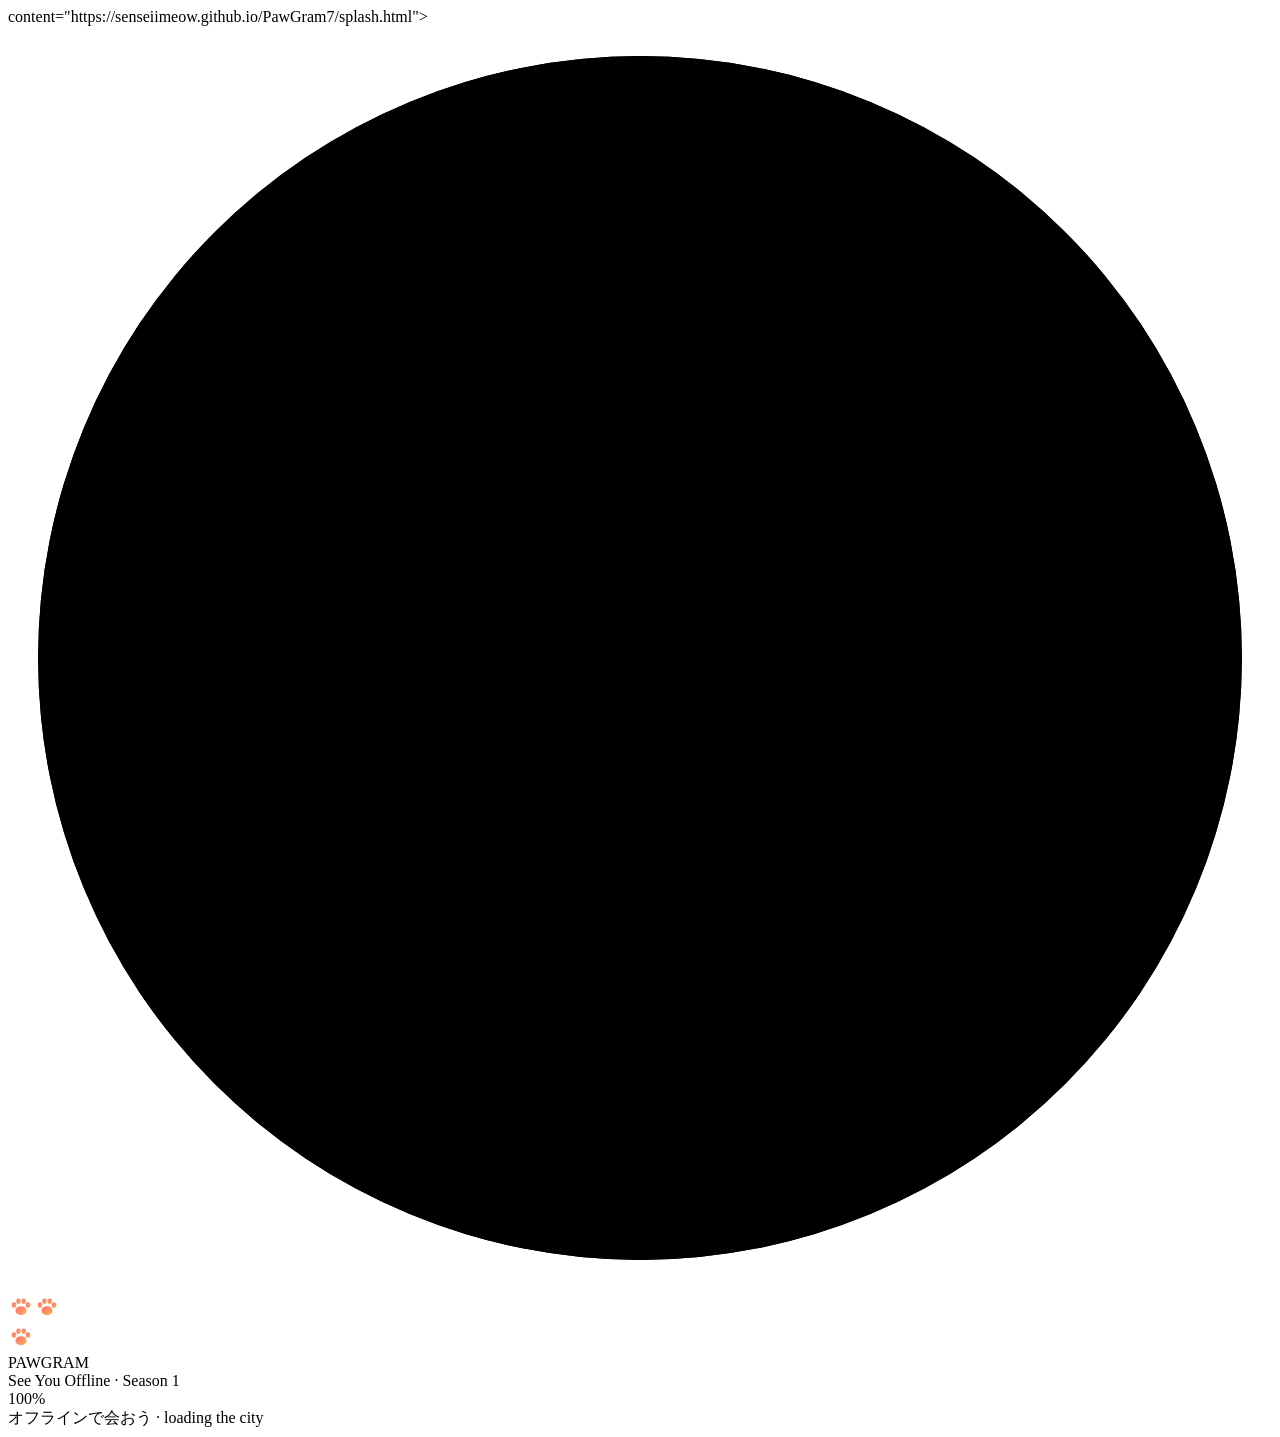
<file: splash.html>
<!DOCTYPE html>
<html lang="en"><head><meta charset="utf-8">
<meta name="viewport" content="width=device-width,initial-scale=1,viewport-fit=cover">
<title>PAWGRAM</title>
<meta name="description" content="PAWGRAM — SEE YOU OFFLINE. Loading into the story.">
<meta property="og:title" content="PAWGRAM">
<meta property="og:description" content="PAWGRAM — SEE YOU OFFLINE. Loading into the story.">
<meta property="og:type" content="website">
<meta property="og:image" content="https://senseiimeow.github.io/PawGram7/art/logo-512.png">
<meta property="og:url" content="https://senseiimeow.github.io/PawGram7/splash.html">
<meta property="og:image:alt" content="PAWGRAM">
content="https://senseiimeow.github.io/PawGram7/splash.html">
<meta name="twitter:card" content="summary_large_image">
<meta name="twitter:title" content="PAWGRAM">
<meta name="twitter:description" content="PAWGRAM — SEE YOU OFFLINE. Loading into the story.">
<meta name="twitter:image" content="https://senseiimeow.github.io/PawGram7/art/logo-512.png">
<meta name="theme-color" content="#07050c">
<link rel="manifest" href="manifest.webmanifest">
<link rel="apple-touch-icon" href="art/apple-touch-icon.png">
<style>body{overflow:hidden}</style>
</head><body>
<div id="loader">
  <div class="lglow"></div>
  <div class="lstage">
    <div class="lorbit">
      <svg class="lring" viewBox="0 0 168 168" aria-hidden="true">
        <defs><linearGradient id="lgrad" x1="0" y1="0" x2="1" y2="1">
          <stop offset="0" stop-color="#ff6b6b"/><stop offset="0.55" stop-color="#ffb25e"/>
          <stop offset="1" stop-color="#ffb7c5"/></linearGradient></defs>
        <circle class="bg" cx="84" cy="84" r="80"/>
        <circle id="lring" class="fg" cx="84" cy="84" r="80"/>
      </svg>
      <span class="lpaw2"><svg width="26" height="26" viewBox="0 0 24 24" fill="none" aria-hidden="true">
  <defs><linearGradient id="pg" x1="0" y1="0" x2="1" y2="1">
    <stop offset="0" stop-color="#ff6b6b"/><stop offset="1" stop-color="#ffb25e"/></linearGradient></defs>
  <ellipse cx="12" cy="15.4" rx="5.1" ry="4.1" fill="url(#pg)"/>
  <ellipse cx="5.6" cy="10.2" rx="2.05" ry="2.6" fill="url(#pg)"/>
  <ellipse cx="9.7" cy="6.6" rx="2" ry="2.55" fill="url(#pg)"/>
  <ellipse cx="14.6" cy="6.6" rx="2" ry="2.55" fill="url(#pg)"/>
  <ellipse cx="18.5" cy="10.2" rx="2.05" ry="2.6" fill="url(#pg)"/>
</svg></span><span class="lpaw2"><svg width="26" height="26" viewBox="0 0 24 24" fill="none" aria-hidden="true">
  <defs><linearGradient id="pg" x1="0" y1="0" x2="1" y2="1">
    <stop offset="0" stop-color="#ff6b6b"/><stop offset="1" stop-color="#ffb25e"/></linearGradient></defs>
  <ellipse cx="12" cy="15.4" rx="5.1" ry="4.1" fill="url(#pg)"/>
  <ellipse cx="5.6" cy="10.2" rx="2.05" ry="2.6" fill="url(#pg)"/>
  <ellipse cx="9.7" cy="6.6" rx="2" ry="2.55" fill="url(#pg)"/>
  <ellipse cx="14.6" cy="6.6" rx="2" ry="2.55" fill="url(#pg)"/>
  <ellipse cx="18.5" cy="10.2" rx="2.05" ry="2.6" fill="url(#pg)"/>
</svg></span>
      <div class="lpaw"><svg width="26" height="26" viewBox="0 0 24 24" fill="none" aria-hidden="true">
  <defs><linearGradient id="pg" x1="0" y1="0" x2="1" y2="1">
    <stop offset="0" stop-color="#ff6b6b"/><stop offset="1" stop-color="#ffb25e"/></linearGradient></defs>
  <ellipse cx="12" cy="15.4" rx="5.1" ry="4.1" fill="url(#pg)"/>
  <ellipse cx="5.6" cy="10.2" rx="2.05" ry="2.6" fill="url(#pg)"/>
  <ellipse cx="9.7" cy="6.6" rx="2" ry="2.55" fill="url(#pg)"/>
  <ellipse cx="14.6" cy="6.6" rx="2" ry="2.55" fill="url(#pg)"/>
  <ellipse cx="18.5" cy="10.2" rx="2.05" ry="2.6" fill="url(#pg)"/>
</svg></div>
    </div>
    <div class="lname"><span style="animation-delay:0.55s">P</span><span style="animation-delay:0.62s">A</span><span style="animation-delay:0.69s">W</span><span style="animation-delay:0.76s">G</span><span style="animation-delay:0.83s">R</span><span style="animation-delay:0.90s">A</span><span style="animation-delay:0.97s">M</span></div>
    <div class="lsub">See You Offline · Season 1</div>
    <div class="lbar"><i id="lbar"></i></div>
    <div class="lpct" id="lpct">0%</div>
  </div>
  <div class="ltip">オフラインで会おう · loading the city</div>
</div>
<div id="petals"></div>
<script>
(function(){
  var el=document.getElementById('lbar'), pc=document.getElementById('lpct'),
      ring=document.getElementById('lring'), p=0;
  /* the splash page's only job is to look good, then hand off */
  var t=setInterval(function(){
    p=Math.min(p+Math.random()*11+4,100);
    el.style.width=p+'%'; pc.textContent=Math.round(p)+'%';
    ring.style.strokeDashoffset=502-502*p/100;
    if(p>=100){clearInterval(t);setTimeout(go,260);}
  },110);
  function go(){
    var l=document.getElementById('loader'); l.classList.add('gone');
    setTimeout(function(){location.replace('index.html');},620);
  }
  setTimeout(go,2600);
  /* petals */
  var L=document.getElementById('petals');
  for(var i=0;i<14;i++){var d=document.createElement('i');var s=6+Math.random()*7;
    d.style.left=(Math.random()*100)+'vw';d.style.width=d.style.height=s+'px';
    d.style.opacity=(0.15+Math.random()*0.3).toFixed(2);
    d.style.animationDuration=(12+Math.random()*12)+'s';d.style.animationDelay=(-Math.random()*20)+'s';
    L.appendChild(d);}
})();
</script></body></html>
</file>
<file: pawgram.css>
/* ==========================================================
   PAWGRAM · Gen-Z Design System v2
   Coral thread · Tokyo night arcade · Webtoon sticker-book
   ========================================================== */

/* ---------- palette ---------- */
:root {
  --ink:#0a0710;
  --ink2:#120d1a;
  --card:#171120;
  --card2:#1e1629;
  --line:rgba(255,255,255,.09);
  --line2:rgba(255,255,255,.16);

  --coral:#ff6b81;
  --coral-glow:#ff6b81;
  --amber:#ffb25e;
  --sakura:#ffb7c5;
  --plum:#8c2f39;
  --lavender:#c3b1e1;
  --vending:#ffe66d;
  --mint:#98fb98;
  --aqua:#7fffd4;

  --cream:#f8eee4;
  --mute:#a89bb8;
  --mute2:#7a6f8c;

  --grad:linear-gradient(100deg,var(--coral),var(--amber));
  --grad-soft:linear-gradient(135deg,rgba(255,107,129,.16),rgba(255,178,94,.06));
  --thread:var(--coral);

  --display:'Bubblegum Sans','Noto Sans JP',cursive;
  --sans:'Inter',system-ui,-apple-serif,sans-serif;
  --jp:'Noto Sans JP',sans-serif;

  --r:18px;
  --ease:cubic-bezier(.23,1,.32,1);
  --bounce:cubic-bezier(.34,1.56,.64,1);

  --radius-pill:999px;
}

/* ---------- typography ---------- */
h1,h2,h3,h4,.big,.pgnum,.role,.handle,.kicker{font-family:var(--display);}
body,input,button,select,textarea,p,.lede,.num small{font-family:var(--sans);}

.kata{font-family:var(--jp);letter-spacing:.28em;}

/* ---------- reduced motion toggle ---------- */
body.reduced-motion *,
body.reduced-motion{
  animation-duration:.001s!important;
  animation-iteration-count:1!important;
  transition-duration:.001s!important;
  scroll-behavior:auto!important;
}
body.reduced-motion .rv{opacity:1;transform:none;filter:none;}

/* ---------- thread path (SVG) ---------- */
:root{--season-hue:280deg;}
.thread-svg{
  position:fixed; inset:0; z-index:1; pointer-events:none;
  overflow:visible;
}
.thread-svg path{
  fill:none;
  stroke:var(--thread);
  stroke-width:3;
  stroke-linecap:round;
  stroke-linejoin:round;
  filter:drop-shadow(0 0 10px rgba(255,107,129,.6));
}

/* ---------- chapters rail drag ---------- */
.rail{display:flex;gap:16px;overflow-x:auto;scroll-snap-type:x mandatory;
  padding:4px 0 24px;scrollbar-width:none;}
.rail::-webkit-scrollbar{display:none;}
.rail.dragging{cursor:grabbing;}
.rail.dragging .chip{cursor:grabbing;}
.chip{scroll-snap-align:start;min-width:min(300px,92vw);position:relative;}

/* ---------- season hue body tint ---------- */
body.season-tint{background:radial-gradient(circle at 50% 30%,hsl(var(--season-hue),40%,12%) 0%,var(--ink) 60%);}

/* ---------- chapter chip enhancements ---------- */
.chip .wash{position:absolute;inset:0;border-radius:24px;opacity:.5;filter:blur(20px);z-index:-1;}
.chip h4{font-family:var(--sans);font-size:clamp(16px,2.5vw,20px);margin:10px 0 6px;}
.chip .when{font-size:10px;letter-spacing:.2em;text-transform:uppercase;color:var(--mute2);margin-bottom:8px;}
.chip p{font-size:14px;line-height:1.6;color:var(--mute);margin-bottom:14px;}
.chip .go{font-size:11px;letter-spacing:.2em;text-transform:uppercase;color:var(--coral);font-weight:700;}
.chip .thumb{width:56px;height:56px;border-radius:12px;background:var(--line2);margin-top:10px;}

/* ---------- day/night toggle ---------- */
body.day-mode{
  --ink:#f4f1f8; --ink2:#e9e5ef; --card:#ffffff; --card2:#f7f5fa;
  --line:rgba(0,0,0,.08); --line2:rgba(0,0,0,.12);
  --cream:#0a0710; --mute:#6b637a; --mute2:#8a8299;
  --coral:#d44f62; --amber:#e08a3e; --sakura:#c87da8;
}
body.day-mode .hero{background:radial-gradient(150% 100% at 40% 30%,#fff0f4 0%,#f4f1f8 55%,#e9e5ef 100%);}
body.day-mode .phone{background:#ffffff;border-color:rgba(0,0,0,.08);box-shadow:0 20px 60px rgba(0,0,0,.08);}
body.day-mode .bub.theirs{background:#f7f5fa;border-color:rgba(0,0,0,.08);color:#0a0710;}
body.day-mode #drawer{background:rgba(244,241,248,.96);}
body.day-mode .drawer-bg{background:rgba(244,241,248,.96);}
#themeToggle{font-size:16px;border-radius:50%;width:40px;height:40px;display:grid;place-items:center;
  border:1px solid var(--line);background:var(--card);color:var(--cream);cursor:pointer;}
#themeToggle:hover{border-color:var(--coral);color:var(--coral);}
body.day-mode #themeToggle{color:#0a0710;border-color:rgba(0,0,0,.2);}

/* ---------- cast cards ---------- */
.pcard{transition:transform .4s var(--ease),box-shadow .3s;cursor:pointer;}
.pcard.flipped{transform:rotateY(180deg);}
.pcard .hbar .fill{height:8px;border-radius:4px;background:var(--grad);width:0;transition:none;}
.pcard .hbar .track{height:8px;border-radius:4px;background:var(--line2);overflow:hidden;}

/* ---------- reader pages ---------- */
.reader-progress{position:sticky;top:0;height:4px;z-index:50;background:var(--grad);
  width:0%;transition:width .1s linear;box-shadow:0 0 14px rgba(255,107,129,.6);}
.reader-reactions{position:sticky;bottom:24px;left:50%;transform:translateX(-50%);
  display:flex;gap:10px;z-index:50;opacity:0;transition:opacity .3s;}
.reader-reactions.show{opacity:1;}
.reaction{width:44px;height:44px;border-radius:50%;border:2px solid var(--line);
  background:var(--card);color:var(--cream);font-size:20px;cursor:pointer;
  transition:all .2s var(--ease);display:flex;align-items:center;justify-content:center;}
.reaction:hover{border-color:var(--coral);transform:scale(1.2);color:var(--coral);}
.reaction.active{border-color:var(--coral);background:rgba(255,107,129,.15);color:var(--coral);}
.reader-nav{position:sticky;bottom:80px;left:50%;transform:translateX(-50%);
  display:flex;gap:16px;z-index:50;opacity:0;transition:opacity .3s;}
.reader-nav.show{opacity:1;}
.reader-nav .btn{padding:10px 20px;border-radius:var(--radius-pill);border:1px solid var(--line);
  background:var(--card);color:var(--cream);font-size:12px;cursor:pointer;}
.reader-nav .btn:hover{border-color:var(--coral);color:var(--coral);}

/* ---------- custom cursor ---------- */
#paw-cursor{
  position:fixed;
  width:34px;height:34px;
  left:0;top:0;
  z-index:9999;
  pointer-events:none;
  transform:translate(-50%,-50%);
  background:url('data:image/svg+xml;utf8,<svg xmlns="http://www.w3.org/2000/svg" viewBox="0 0 24 24" fill="%23ff6b81"><path d="M12 15.4c-2.82 0-5.1-2.28-5.1-5.1S9.18 5.2 12 5.2s5.1 2.28 5.1 5.1-2.28 5.1-5.1 5.1zM5.6 10.2c-1.43 0-2.6-1.17-2.6-2.6S4.17 5 5.6 5s2.6 1.17 2.6 2.6-1.17 2.6-2.6 2.6zM9.7 6.6c-1.11 0-2-.9-2-2S8.59 2.6 9.7 2.6s2 .9 2 2-.9 2-2 2zM14.6 6.6c-1.11 0-2-.9-2-2S13.49 2.6 14.6 2.6s2 .9 2 2-.9 2-2 2zM18.5 10.2c-1.43 0-2.6-1.17-2.6-2.6S17.07 5 18.5 5s2.6 1.17 2.6 2.6-1.17 2.6-2.6 2.6z"/></svg>') center/contain no-repeat;
  will-change:transform;
  opacity:0;
  transition:transform .18s cubic-bezier(.2,.8,.2,1), opacity .2s ease, filter .2s ease;
  filter:drop-shadow(0 4px 12px rgba(255,107,129,.5));
}
#paw-cursor.visible{opacity:1;}
#paw-cursor.state-read{filter:hue-rotate(180deg) drop-shadow(0 0 16px rgba(255,107,129,.8));transform:translate(-50%,-50%) scale(1.2);}
#paw-cursor.state-play{filter:hue-rotate(-40deg) drop-shadow(0 0 16px rgba(255,178,94,.8));transform:translate(-50%,-50%) scale(1.3);}
#paw-cursor.state-drag{filter:hue-rotate(90deg);transform:translate(-50%,-50%) scale(1.1);}
#paw-cursor.state-heart{background:url('data:image/svg+xml;utf8,<svg xmlns="http://www.w3.org/2000/svg" viewBox="0 0 24 24" fill="%23ffb7c5"><path d="M12 21.35l-1.45-1.32C5.4 15.36 2 12.28 2 8.5 2 5.42 4.42 3 7.5 3c1.74 0 3.41.81 4.5 2.09C13.09 3.81 14.76 3 16.5 3 19.58 3 22 5.42 22 8.5c0 3.78-3.4 6.86-8.55 11.54L12 21.35z"/></svg>') center/contain no-repeat;
  transform:translate(-50%,-50%) scale(1.4) rotate(15deg);
}
body.touch-device #paw-cursor{display:none !important;}

/* ---------- cursor trail ---------- */
.cursor-trail{
  position:fixed;z-index:9998;pointer-events:none;
  width:10px;height:10px;
  border-radius:50%;
  background:var(--sakura);
  opacity:0;
  transform:translate(-50%,-50%);
  will-change:transform,opacity;
}

/* ---------- nav ---------- */
header.nav{
  position:fixed;top:0;left:0;right:0;
  z-index:60;
  padding:16px 0;
  border-bottom:1px solid transparent;
  transition:transform .35s var(--ease),background .4s,border-color .4s,backdrop-filter .4s;
  will-change:transform;
}
header.nav.hidden{transform:translateY(-120%);}
header.nav.solid{
  background:rgba(10,7,16,.65);
  backdrop-filter:blur(20px) saturate(1.3);
  border-bottom-color:var(--line);
  padding:10px 0;
}

.nav-glass{
  background:rgba(255,255,255,.04);
  border:1px solid rgba(255,255,255,.1);
  border-radius:var(--radius-pill);
  backdrop-filter:blur(16px) saturate(1.2);
}

/* ---------- loader ---------- */
#loader{position:fixed;inset:0;z-index:100;display:grid;place-items:center;overflow:hidden;
  background:radial-gradient(120% 90% at 50% 42%,#241428 0%,#140d1c 46%,#07050c 100%);
  transition:opacity .7s var(--ease),visibility .7s;}
#loader.gone{opacity:0;visibility:hidden;}

.battery{
  width:min(240px,70vw);height:34px;border-radius:10px;
  border:3px solid rgba(255,255,255,.12);
  position:relative;overflow:hidden;margin:0 auto 14px;
}
.battery-fill{
  position:absolute;left:0;top:0;height:100%;width:4%;
  background:linear-gradient(90deg,var(--coral),var(--amber));
  box-shadow:0 0 20px rgba(255,107,129,.6);border-radius:7px;
  transition:none;
}
.battery-cap{
  position:absolute;right:-8px;top:50%;transform:translateY(-50%);
  width:8px;height:14px;border-radius:0 2px 2px 0;background:#2a1428;
}
.battery-msg{font-size:9px;letter-spacing:.3em;text-transform:uppercase;color:var(--mute2);
  text-align:center;margin-top:10px;min-height:12px;}

.paw-walk{position:absolute;bottom:60px;left:50%;transform:translateX(-50%);
  width:44px;height:44px;filter:drop-shadow(0 4px 12px rgba(255,107,129,.6));opacity:0;
  animation:pawWalk 2.2s cubic-bezier(.4,0,.2,1) infinite;}
@keyframes pawWalk{
  0%,100%{transform:translateX(-50%) translateY(0) rotate(-5deg);}
  50%{transform:translateX(-50%) translateY(-12px) rotate(5deg);}
}

.lname span{opacity:0;transform:translateY(14px);animation:lchar .6s var(--ease) forwards;}
@keyframes lchar{to{opacity:1;transform:none;}}

@keyframes eggPop{from{transform:scale(.6) rotate(-8deg);opacity:0;}to{transform:scale(1) rotate(0);opacity:1;}}

/* ---------- hero ---------- */
.hero{min-height:100svh;display:grid;place-items:center;position:relative;overflow:hidden;
  background:radial-gradient(150% 100% at 40% 30%,#1a0f24 0%,#0a0710 55%,#050409 100%);}
.hero canvas#tokyo{position:absolute;inset:0;z-index:1;width:100%;height:100%;opacity:.45;}
.hero .wrap{z-index:4;text-align:center;padding-top:20px;}
.hero h1 span{display:inline-block;}
.hero .badge{display:inline-block;padding:6px 16px;border:1px solid var(--coral);
  border-radius:var(--radius-pill);font-size:11px;letter-spacing:.2em;text-transform:uppercase;
  color:var(--cream);background:rgba(255,107,129,.1);}
.hero .jp{font-family:var(--jp);font-size:clamp(16px,3vw,22px);color:var(--amber);
  letter-spacing:.25em;opacity:.9;}
.hero .logline{max-width:min(720px,88vw);margin:22px auto 0;font-size:clamp(14px,1.5vw,18px);
  line-height:1.7;color:var(--mute);opacity:0;}
.hero-cta{display:flex;gap:12px;justify-content:center;margin-top:24px;}
.hero-cta .btn{padding:12px 26px;border-radius:var(--radius-pill);font-weight:700;
  letter-spacing:.1em;text-transform:uppercase;font-size:13px;transition:all .3s var(--ease);}
.hero-cta .btn:hover{box-shadow:0 0 24px rgba(255,107,129,.5);transform:translateY(-2px);}
.hero-stats{display:flex;justify-content:center;gap:24px;margin-top:30px;opacity:0;}
.hero-stats div{text-align:center;}
.hero-stats span{font-family:var(--display);font-size:clamp(20px,3vw,32px);color:var(--coral);
  display:block;}
.hero-stats b{font-size:11px;text-transform:uppercase;letter-spacing:.18em;color:var(--mute2);}
.scrollcue{position:absolute;bottom:34px;left:50%;transform:translateX(-50%);z-index:4;
  color:var(--mute2);font-size:11px;letter-spacing:.2em;text-transform:uppercase;
  animation:scrollBounce 2.5s ease-in-out infinite;}
.scrollcue i{display:inline-block;width:10px;height:10px;border-right:2px solid var(--coral);
  border-bottom:2px solid var(--coral);transform:rotate(45deg);margin-left:6px;}
@keyframes scrollBounce{0%,100%{transform:translateX(-50%) translateY(0);}50%{transform:translateX(-50%) translateY(-8px);}}

/* ---------- phone mock ---------- */
.phonestage{position:relative;z-index:4;max-width:320px;margin:28px auto 0;opacity:0;}
.phone{background:var(--card2);border:2px solid var(--line);border-radius:34px;
  padding:18px 12px 22px;box-shadow:0 20px 60px rgba(0,0,0,.6);}
.notch{width:110px;height:16px;border-radius:0 0 12px 12px;background:var(--ink2);margin:0 auto 12px;}
.chatbar{display:flex;align-items:center;gap:10px;margin-bottom:10px;}
.avatar{width:30px;height:30px;border-radius:50%;background:var(--grad);display:flex;align-items:center;
  justify-content:center;font-weight:800;font-size:13px;color:#000;}
.who{flex:1;min-width:0;}
.who .handle{font-size:11px;font-weight:700;color:#fff;}
.who small{font-size:8px;color:var(--mute2);text-transform:uppercase;letter-spacing:.1em;}
.chatlog{height:260px;overflow-y:auto;display:flex;flex-direction:column;gap:8px;padding:0 4px;
  scrollbar-width:none;}
.chatlog::-webkit-scrollbar{display:none;}
.bub{max-width:78%;padding:8px 12px;border-radius:14px;font-size:13px;line-height:1.5;
  animation:bubIn .35s var(--ease) both;}
.bub.mine{align-self:flex-end;background:var(--coral);color:#000;border-bottom-right-radius:2px;}
.bub.theirs{align-self:flex-start;background:var(--card);border:1px solid var(--line);
  color:var(--cream);border-bottom-left-radius:2px;}
@keyframes bubIn{from{opacity:0;transform:translateY(10px);}to{opacity:1;transform:none;}}
.chatinput{display:flex;align-items:center;gap:8px;margin-top:10px;padding-top:8px;
  border-top:1px solid var(--line);}
.chatinput span{font-size:11px;color:var(--mute2);flex:1;}
.chatinput b{font-size:16px;color:var(--coral);}

/* ---------- marquee ---------- */
.marquee{overflow:hidden;background:rgba(255,255,255,.03);border-top:1px solid var(--line);
  border-bottom:1px solid var(--line);padding:10px 0;}
.mtrack{display:inline-block;animation:marq 20s linear infinite;white-space:nowrap;
  font-family:var(--display);font-size:clamp(14px,2vw,20px);color:var(--cream);letter-spacing:.05em;}
.mtrack span{margin:0 18px;display:inline-block;}
@keyframes marq{from{transform:translateX(0);}to{transform:translateX(-50%);}}

/* ---------- chat bubbles (cast section reuse) ---------- */
.bubbles{display:flex;flex-direction:column;gap:8px;}
.bubbles .bub{margin:0;}
</file>
<file: pawfun.css>
/* ==========================================================
   PAWFUN · Arcade cabinet + confetti + 2 new games
   Retro cabinet · Neon marquee · Sticker-motif UI
   ========================================================== */

/* ---------- arcade shell ---------- */
.arcade-shell{
  position:relative;
  max-width:700px;
  margin:0 auto 40px;
  perspective:1000px;
}
.cabinet{
  background:#120d1c;
  border:4px solid #2a2236;
  border-radius:30px 30px 12px 12px;
  box-shadow:
    0 0 0 2px rgba(255,107,129,.3),
    0 30px 80px -15px rgba(0,0,0,.8),
    inset 0 0 40px rgba(255,107,129,.05);
  overflow:hidden;
  position:relative;
}
.cabinet::before{
  content:"";
  position:absolute;top:0;left:0;right:0;height:14px;
  background:linear-gradient(90deg,#ff6b81,#ffb25e,#ffd9df,#c3b1e1,#ff6b81);
  background-size:200% 100%;
  animation:marqueeGlow 6s linear infinite;
  z-index:3;
}
@keyframes marqueeGlow{0%{background-position:200% 0;}100%{background-position:-200% 0;}}
.marquee-neon{
  position:relative;padding:14px 20px;
  background:rgba(0,0,0,.6);
  border-bottom:2px solid rgba(255,107,129,.25);
  color:#fff;
  font-family:var(--display);
  font-size:clamp(18px,4vw,30px);
  letter-spacing:.12em;
  text-transform:uppercase;
  text-shadow:0 0 12px rgba(255,107,129,.8),0 0 24px rgba(255,178,94,.4);
  z-index:2;
  overflow:hidden;white-space:nowrap;
}
.marquee-neon::after{
  content:"PAWGRAM ARCADE · 6 GAMES · SEASON 1 MOTIFS · PAW CATCH · KONBINI RUSH · THREAD QUIZ · UMBRELLA DASH · MOCHI NAP · THREAD WEAVER ·";
  position:absolute;top:50%;left:100%;transform:translateY(-50%);
  white-space:nowrap;
  animation:marqueeScroll 20s linear infinite;
}
@keyframes marqueeScroll{to{left:-100%;}}
.cabinet-screen{
  background:#07050c;
  border:3px solid rgba(255,255,255,.1);
  border-radius:0 0 16px 16px;
  padding:26px 20px 30px;
  min-height:520px;
  position:relative;
}
.cabinet-screen::after{
  content:"";
  position:absolute;inset:0;
  background:linear-gradient(rgba(18,16,28,0) 50%,rgba(0,0,0,.25) 100%),linear-gradient(90deg,rgba(255,255,255,.03) 1px,transparent 1px);
  background-size:100% 100%,4px 4px;
  pointer-events:none;z-index:50;
}

/* ---------- game cards inside cabinet ---------- */
.cabinet .gamecard{
  border:none;border-radius:20px;background:rgba(255,255,255,.04);
  border:1px solid rgba(255,255,255,.08);margin:0 0 14px;
  overflow:hidden;
}
.cabinet .gamehead{
  background:linear-gradient(180deg,rgba(255,255,255,.06),rgba(255,255,255,.02));
  border-bottom:1px solid rgba(255,255,255,.08);
}
.cabinet .ico{
  background:var(--grad);box-shadow:0 0 16px rgba(255,107,129,.5);
}
.cabinet .gamebody{padding:20px;}

/* ---------- confetti ---------- */
.confetti{
  position:fixed;inset:0;z-index:1000;pointer-events:none;overflow:hidden;
}
.confetti-piece{
  position:absolute;width:8px;height:8px;background:var(--coral);
  opacity:1;animation:confFall 1.2s ease-out forwards;
}
@keyframes confFall{
  0%{transform:translateY(-10vh) rotate(0deg) scale(1);opacity:1;}
  100%{transform:translateY(100vh) rotate(720deg) scale(0);opacity:0;}
}

/* ---------- new game: Mochi Nap ---------- */
.mochi-wrap{position:relative;width:100%;height:320px;background:#0f0a18;border-radius:16px;
  border:2px dashed rgba(255,107,129,.3);overflow:hidden;display:flex;align-items:center;justify-content:center;}
.mochi-cat{
  width:80px;height:80px;background:radial-gradient(circle at 30% 30%,#e8e4ec,#7a6f8c);
  border-radius:50%;position:relative;cursor:pointer;
  box-shadow:0 8px 24px rgba(0,0,0,.4);transition:transform .15s var(--ease),filter .15s;
  filter:drop-shadow(0 4px 10px rgba(0,0,0,.5));
}
.mochi-cat:active{transform:scale(.9);filter:brightness(1.2);}
.mochi-cat.petted{transform:scale(1.15) rotate(-8deg);filter:hue-rotate(40deg) brightness(1.3);}
.mochi-hud{position:absolute;top:14px;left:50%;transform:translateX(-50%);
  display:flex;gap:16px;font-family:var(--display);font-size:clamp(14px,3vw,20px);color:#fff;
  text-shadow:0 2px 8px rgba(0,0,0,.6);}
.mochi-pet{position:absolute;width:26px;height:26px;border-radius:50%;background:var(--sakura);
  opacity:0;pointer-events:none;animation:petPop .5s var(--ease) forwards;}
@keyframes petPop{0%{transform:translate(0,0) scale(1);opacity:1;}100%{transform:translate(0,-40px) scale(0);opacity:0;}}
.mochi-msg{position:absolute;bottom:30px;left:50%;transform:translateX(-50%);
  font-family:var(--display);font-size:clamp(12px,2.5vw,16px);color:var(--amber);
  text-shadow:0 0 10px rgba(255,178,94,.6);opacity:0;transition:opacity .3s;}
.mochi-msg.show{opacity:1;}

/* ---------- new game: Thread Weaver ---------- */
.thread-wrap{position:relative;width:100%;height:340px;background:radial-gradient(circle at 50% 30%,#161024 0%,#0a0710 100%);
  border-radius:16px;border:2px solid rgba(255,107,129,.2);overflow:hidden;display:flex;align-items:center;justify-content:center;}
.canvas-thread{position:absolute;inset:0;z-index:2;}
.thread-node{
  position:absolute;width:34px;height:34px;border-radius:50%;background:var(--grad);
  border:3px solid #fff;box-shadow:0 0 20px rgba(255,107,129,.6);
  cursor:grab;z-index:3;display:flex;align-items:center;justify-content:center;
  font-weight:800;color:#0a0710;font-size:14px;user-select:none;
}
.thread-node:active{cursor:grabbing;transform:scale(1.1);}
.thread-node.end{background:#0a0710;border-color:var(--coral);color:#fff;box-shadow:0 0 20px rgba(255,107,129,.8);}
.thread-hud{position:absolute;top:14px;left:50%;transform:translateX(-50%);
  font-family:var(--display);color:#fff;text-shadow:0 0 10px rgba(255,107,129,.6);
  font-size:clamp(14px,3vw,18px);z-index:4;}
.thread-msg{position:absolute;bottom:28px;left:50%;transform:translateX(-50%);
  font-size:13px;color:var(--mute);text-align:center;max-width:80%;opacity:0;transition:opacity .3s;}
.thread-msg.show{opacity:1;}

/* ---------- high score strip ---------- */
.highscores{display:grid;grid-template-columns:repeat(auto-fit,minmax(140px,1fr));gap:10px;
  margin:24px 0;padding:16px;background:rgba(255,255,255,.04);
  border-radius:16px;border:1px solid rgba(255,255,255,.08);}
.hsitem{text-align:center;padding:10px;border-radius:12px;background:rgba(0,0,0,.3);}
.hsitem .hslabel{font-size:9px;letter-spacing:.2em;text-transform:uppercase;color:var(--mute2);display:block;margin-bottom:4px;}
.hsitem .hsval{font-family:var(--display);font-size:20px;color:var(--coral);font-weight:800;}
</file>
